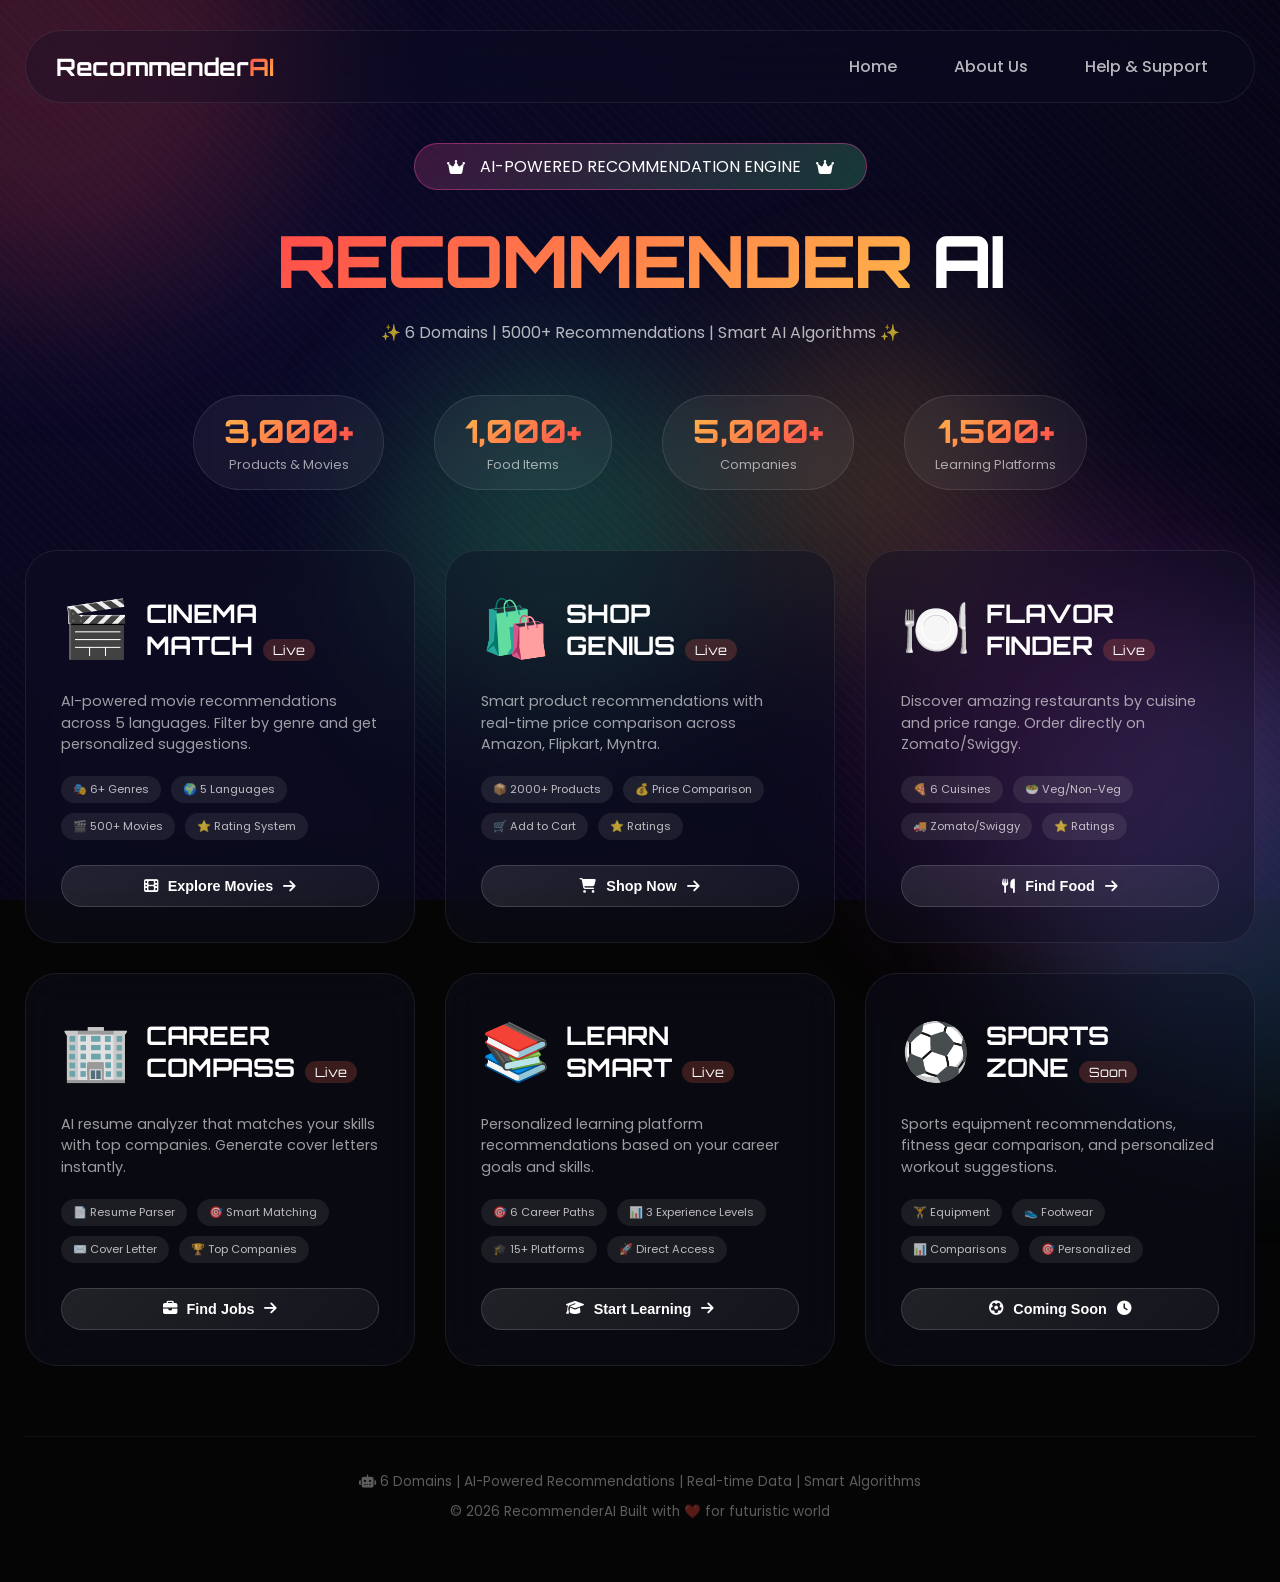
<file: website/index.html>
<!DOCTYPE html>
<html lang="en">
<head>
    <meta charset="UTF-8">
    <meta name="viewport" content="width=device-width, initial-scale=1.0">
    <title>RecommenderAI | Ultimate Recommendation Hub</title>
    <link href="https://fonts.googleapis.com/css2?family=Orbitron:wght@400;500;600;700;800;900&family=Poppins:wght@300;400;500;600;700;800&display=swap" rel="stylesheet">
    <link rel="stylesheet" href="https://cdnjs.cloudflare.com/ajax/libs/font-awesome/6.5.1/css/all.min.css">
    <style>
        * {
            margin: 0;
            padding: 0;
            box-sizing: border-box;
        }

        body {
            font-family: 'Poppins', sans-serif;
            background: #050505;
            color: #ffffff;
            overflow-x: hidden;
        }

        /* Premium 4D Animated Background */
        .master-bg {
            position: fixed;
            top: 0;
            left: 0;
            width: 100%;
            height: 100%;
            background: radial-gradient(ellipse at 20% 30%, #0a0a2a 0%, #050510 100%);
            z-index: -4;
        }

        .animated-waves {
            position: fixed;
            top: 0;
            left: 0;
            width: 100%;
            height: 100%;
            z-index: -3;
            background: repeating-linear-gradient(45deg, rgba(255,74,158,0.03) 0px, rgba(255,74,158,0.03) 2px, transparent 2px, transparent 8px);
            animation: waveMove 20s linear infinite;
        }

        @keyframes waveMove {
            0% { transform: translateX(0) translateY(0); }
            100% { transform: translateX(-50px) translateY(-50px); }
        }

        .gradient-orbs {
            position: fixed;
            top: 0;
            left: 0;
            width: 100%;
            height: 100%;
            z-index: -2;
        }

        .orb {
            position: absolute;
            border-radius: 50%;
            filter: blur(80px);
            opacity: 0.2;
            animation: orbFloat 25s infinite alternate;
        }

        .orb-1 { width: 500px; height: 500px; background: #ff4a4a; top: -200px; left: -200px; }
        .orb-2 { width: 450px; height: 450px; background: #4a9eff; bottom: -200px; right: -200px; animation-delay: 5s; }
        .orb-3 { width: 350px; height: 350px; background: #4aff9e; top: 40%; left: 30%; animation-delay: 10s; }
        .orb-4 { width: 300px; height: 300px; background: #ffb44a; bottom: 30%; right: 20%; animation-delay: 15s; }
        .orb-5 { width: 400px; height: 400px; background: #ff4ae6; top: 60%; left: 70%; animation-delay: 20s; }

        @keyframes orbFloat {
            0% { transform: translate(0, 0) scale(1); }
            100% { transform: translate(5%, 5%) scale(1.2); }
        }

        /* Shooting Stars */
        .shooting-star {
            position: fixed;
            width: 2px;
            height: 2px;
            background: white;
            box-shadow: 0 0 10px white;
            border-radius: 50%;
            animation: shoot 4s linear infinite;
            opacity: 0;
            z-index: -1;
        }

        @keyframes shoot {
            0% { transform: translateX(0) translateY(0); opacity: 0; }
            10% { opacity: 1; }
            20% { transform: translateX(-200px) translateY(200px); opacity: 0; }
            100% { transform: translateX(-200px) translateY(200px); opacity: 0; }
        }

        .container {
            max-width: 1400px;
            margin: 0 auto;
            padding: 30px 25px 60px;
            position: relative;
            z-index: 2;
        }

        /* Navbar */
        .navbar {
            display: flex;
            justify-content: space-between;
            align-items: center;
            background: rgba(15, 15, 35, 0.3);
            backdrop-filter: blur(20px);
            padding: 15px 30px;
            border-radius: 80px;
            margin-bottom: 40px;
            border: 1px solid rgba(255,255,255,0.08);
        }

        .logo {
            font-size: 1.5rem;
            font-weight: 700;
            font-family: 'Orbitron', monospace;
        }

        .logo span {
            background: linear-gradient(135deg, #ff4a4a, #ffb44a);
            -webkit-background-clip: text;
            -webkit-text-fill-color: transparent;
        }

        .nav-links {
            display: flex;
            gap: 25px;
        }

        .nav-link {
            color: rgba(255,255,255,0.7);
            text-decoration: none;
            font-weight: 500;
            transition: all 0.3s ease;
            padding: 8px 16px;
            border-radius: 40px;
        }

        .nav-link:hover {
            background: rgba(255,74,74,0.2);
            color: #ff4a4a;
        }

        /* Header Section */
        .premium-header {
            text-align: center;
            margin-bottom: 50px;
        }

        .master-badge {
            display: inline-flex;
            align-items: center;
            gap: 15px;
            background: linear-gradient(135deg, rgba(255,74,158,0.2), rgba(74,255,158,0.2));
            backdrop-filter: blur(20px);
            padding: 10px 32px;
            border-radius: 60px;
            margin-bottom: 25px;
            border: 1px solid rgba(255,74,158,0.4);
            animation: borderRainbow 3s infinite;
        }

        @keyframes borderRainbow {
            0%, 100% { border-color: rgba(255,74,158,0.4); box-shadow: 0 0 0 0 rgba(255,74,158,0.2); }
            33% { border-color: rgba(74,255,158,0.4); box-shadow: 0 0 20px rgba(74,255,158,0.2); }
            66% { border-color: rgba(74,158,255,0.4); box-shadow: 0 0 20px rgba(74,158,255,0.2); }
        }

        .rainbow-text {
            background: linear-gradient(135deg, #ff4a4a, #ffb44a, #4aff9e, #4a9eff, #ff4ae6);
            background-size: 400% 400%;
            -webkit-background-clip: text;
            -webkit-text-fill-color: transparent;
            animation: rainbowFlow 6s ease infinite;
        }

        @keyframes rainbowFlow {
            0%, 100% { background-position: 0% 50%; }
            50% { background-position: 100% 50%; }
        }

        h1 {
            font-size: 4.5rem;
            font-weight: 800;
            margin-bottom: 15px;
            font-family: 'Orbitron', monospace;
            letter-spacing: -2px;
        }

        .tagline {
            font-size: 1rem;
            color: rgba(255,255,255,0.7);
            margin-top: 10px;
        }

        /* Stats Bar */
        .stats-bar {
            display: flex;
            justify-content: center;
            gap: 50px;
            margin-bottom: 60px;
            flex-wrap: wrap;
        }

        .stat-item {
            text-align: center;
            background: rgba(255,255,255,0.05);
            backdrop-filter: blur(10px);
            padding: 15px 30px;
            border-radius: 60px;
            border: 1px solid rgba(255,255,255,0.1);
            transition: all 0.3s ease;
        }

        .stat-item:hover {
            transform: translateY(-5px);
            border-color: rgba(255,74,158,0.5);
        }

        .stat-number {
            font-size: 2rem;
            font-weight: 800;
            font-family: 'Orbitron', monospace;
            background: linear-gradient(135deg, #ffb44a, #ff4a4a);
            -webkit-background-clip: text;
            -webkit-text-fill-color: transparent;
        }

        .stat-label {
            font-size: 0.8rem;
            color: rgba(255,255,255,0.6);
            margin-top: 5px;
        }

        /* Services Grid - Premium Cards */
        .services-grid {
            display: grid;
            grid-template-columns: repeat(auto-fit, minmax(350px, 1fr));
            gap: 30px;
            margin-top: 30px;
        }

        .service-card {
            background: rgba(15, 15, 35, 0.4);
            backdrop-filter: blur(20px);
            border-radius: 32px;
            padding: 35px;
            transition: all 0.4s cubic-bezier(0.2, 0.9, 0.4, 1.1);
            border: 1px solid rgba(255,255,255,0.08);
            cursor: pointer;
            position: relative;
            overflow: hidden;
        }

        .service-card::before {
            content: '';
            position: absolute;
            top: -50%;
            left: -60%;
            width: 200%;
            height: 200%;
            background: linear-gradient(115deg, transparent, rgba(255,255,255,0.1), transparent);
            transform: rotate(35deg);
            transition: left 0.6s;
            opacity: 0;
        }

        .service-card:hover::before {
            left: 100%;
            opacity: 1;
        }

        .service-card:hover {
            transform: translateY(-12px);
            border-color: rgba(255,74,158,0.4);
            box-shadow: 0 30px 50px rgba(0,0,0,0.4);
        }

        .service-card::after {
            content: '';
            position: absolute;
            top: -2px;
            left: -2px;
            right: -2px;
            bottom: -2px;
            background: linear-gradient(135deg, #ff4a4a, #ffb44a, #4aff9e, #4a9eff, #ff4ae6);
            background-size: 400% 400%;
            border-radius: 32px;
            opacity: 0;
            transition: opacity 0.4s ease;
            z-index: -1;
            animation: borderRotate 3s linear infinite;
        }

        .service-card:hover::after {
            opacity: 0.5;
        }

        @keyframes borderRotate {
            0%, 100% { background-position: 0% 50%; }
            50% { background-position: 100% 50%; }
        }

        .card-header {
            display: flex;
            align-items: center;
            gap: 15px;
            margin-bottom: 20px;
        }

        .card-icon {
            font-size: 3.5rem;
        }

        .card-title {
            font-size: 1.6rem;
            font-weight: 700;
            font-family: 'Orbitron', monospace;
        }

        .card-title span {
            font-size: 0.8rem;
            background: rgba(255,107,74,0.2);
            padding: 3px 10px;
            border-radius: 30px;
            margin-left: 10px;
            font-weight: 400;
        }

        .card-desc {
            color: rgba(255,255,255,0.6);
            line-height: 1.5;
            margin-bottom: 20px;
            font-size: 0.9rem;
        }

        .card-features {
            display: flex;
            flex-wrap: wrap;
            gap: 10px;
            margin-bottom: 25px;
        }

        .feature-tag {
            background: rgba(255,255,255,0.08);
            padding: 5px 12px;
            border-radius: 30px;
            font-size: 0.7rem;
            color: rgba(255,255,255,0.7);
        }

        .explore-btn {
            background: linear-gradient(135deg, rgba(255,255,255,0.1), rgba(255,255,255,0.05));
            border: 1px solid rgba(255,255,255,0.15);
            padding: 12px 24px;
            border-radius: 50px;
            font-size: 0.9rem;
            font-weight: 600;
            cursor: pointer;
            transition: all 0.3s ease;
            color: white;
            display: inline-flex;
            align-items: center;
            gap: 10px;
            width: 100%;
            justify-content: center;
        }

        .explore-btn:hover {
            background: linear-gradient(135deg, #ff4a4a, #ffb44a);
            color: #000;
            border-color: transparent;
            transform: scale(1.02);
        }

        /* Footer */
        .footer {
            text-align: center;
            margin-top: 70px;
            padding-top: 35px;
            border-top: 1px solid rgba(255,255,255,0.05);
            color: rgba(255,255,255,0.35);
            font-size: 0.85rem;
        }

        @media (max-width: 768px) {
            .container { padding: 20px 15px 40px; }
            h1 { font-size: 2.2rem; }
            .services-grid { grid-template-columns: 1fr; }
            .stats-bar { gap: 20px; }
            .stat-item { padding: 10px 20px; }
            .stat-number { font-size: 1.2rem; }
            .navbar { flex-direction: column; gap: 15px; border-radius: 30px; }
            .nav-links { gap: 15px; }
            .nav-link { padding: 5px 12px; font-size: 0.8rem; }
        }
    </style>
</head>
<body>
    <div class="master-bg"></div>
    <div class="animated-waves"></div>
    <div class="gradient-orbs">
        <div class="orb orb-1"></div>
        <div class="orb orb-2"></div>
        <div class="orb orb-3"></div>
        <div class="orb orb-4"></div>
        <div class="orb orb-5"></div>
    </div>

    <div class="container">
        <!-- Navbar -->
        <nav class="navbar">
            <div class="logo">Recommender<span>AI</span></div>
            <div class="nav-links">
                <a href="index.html" class="nav-link">Home</a>
                <a href="about.html" class="nav-link">About Us</a>
                <a href="support.html" class="nav-link">Help & Support</a>
            </div>
        </nav>

        <div class="premium-header">
            <div class="master-badge">
                <i class="fas fa-crown"></i> AI-POWERED RECOMMENDATION ENGINE
                <i class="fas fa-crown"></i>
            </div>
            <h1><span class="rainbow-text">RECOMMENDER</span> AI</h1>
            <p class="tagline">✨ 6 Domains | 5000+ Recommendations | Smart AI Algorithms ✨</p>
        </div>

        <!-- Stats Bar -->
        <div class="stats-bar">
            <div class="stat-item">
                <div class="stat-number">3000+</div>
                <div class="stat-label">Products & Movies</div>
            </div>
            <div class="stat-item">
                <div class="stat-number">1000+</div>
                <div class="stat-label">Food Items</div>
            </div>
            <div class="stat-item">
                <div class="stat-number">5000+</div>
                <div class="stat-label">Companies</div>
            </div>
            <div class="stat-item">
                <div class="stat-number">1500+</div>
                <div class="stat-label">Learning Platforms</div>
            </div>
        </div>

        <!-- Services Grid -->
        <div class="services-grid">
            <div class="service-card" onclick="window.location.href='movies_advanced.html'">
                <div class="card-header">
                    <div class="card-icon">🎬</div>
                    <div class="card-title">CINEMA MATCH<span>Live</span></div>
                </div>
                <div class="card-desc">AI-powered movie recommendations across 5 languages. Filter by genre and get personalized suggestions.</div>
                <div class="card-features">
                    <span class="feature-tag">🎭 6+ Genres</span>
                    <span class="feature-tag">🌍 5 Languages</span>
                    <span class="feature-tag">🎬 500+ Movies</span>
                    <span class="feature-tag">⭐ Rating System</span>
                </div>
                <button class="explore-btn"><i class="fas fa-film"></i> Explore Movies <i class="fas fa-arrow-right"></i></button>
            </div>

            <div class="service-card" onclick="window.location.href='products.html'">
                <div class="card-header">
                    <div class="card-icon">🛍️</div>
                    <div class="card-title">SHOP GENIUS<span>Live</span></div>
                </div>
                <div class="card-desc">Smart product recommendations with real-time price comparison across Amazon, Flipkart, Myntra.</div>
                <div class="card-features">
                    <span class="feature-tag">📦 2000+ Products</span>
                    <span class="feature-tag">💰 Price Comparison</span>
                    <span class="feature-tag">🛒 Add to Cart</span>
                    <span class="feature-tag">⭐ Ratings</span>
                </div>
                <button class="explore-btn"><i class="fas fa-shopping-cart"></i> Shop Now <i class="fas fa-arrow-right"></i></button>
            </div>

            <div class="service-card" onclick="window.location.href='restaurants.html'">
                <div class="card-header">
                    <div class="card-icon">🍽️</div>
                    <div class="card-title">FLAVOR FINDER<span>Live</span></div>
                </div>
                <div class="card-desc">Discover amazing restaurants by cuisine and price range. Order directly on Zomato/Swiggy.</div>
                <div class="card-features">
                    <span class="feature-tag">🍕 6 Cuisines</span>
                    <span class="feature-tag">🥗 Veg/Non-Veg</span>
                    <span class="feature-tag">🚚 Zomato/Swiggy</span>
                    <span class="feature-tag">⭐ Ratings</span>
                </div>
                <button class="explore-btn"><i class="fas fa-utensils"></i> Find Food <i class="fas fa-arrow-right"></i></button>
            </div>

            <div class="service-card" onclick="window.location.href='companies.html'">
                <div class="card-header">
                    <div class="card-icon">🏢</div>
                    <div class="card-title">CAREER COMPASS<span>Live</span></div>
                </div>
                <div class="card-desc">AI resume analyzer that matches your skills with top companies. Generate cover letters instantly.</div>
                <div class="card-features">
                    <span class="feature-tag">📄 Resume Parser</span>
                    <span class="feature-tag">🎯 Smart Matching</span>
                    <span class="feature-tag">✉️ Cover Letter</span>
                    <span class="feature-tag">🏆 Top Companies</span>
                </div>
                <button class="explore-btn"><i class="fas fa-briefcase"></i> Find Jobs <i class="fas fa-arrow-right"></i></button>
            </div>

            <div class="service-card" onclick="window.location.href='courses.html'">
                <div class="card-header">
                    <div class="card-icon">📚</div>
                    <div class="card-title">LEARN SMART<span>Live</span></div>
                </div>
                <div class="card-desc">Personalized learning platform recommendations based on your career goals and skills.</div>
                <div class="card-features">
                    <span class="feature-tag">🎯 6 Career Paths</span>
                    <span class="feature-tag">📊 3 Experience Levels</span>
                    <span class="feature-tag">🎓 15+ Platforms</span>
                    <span class="feature-tag">🚀 Direct Access</span>
                </div>
                <button class="explore-btn"><i class="fas fa-graduation-cap"></i> Start Learning <i class="fas fa-arrow-right"></i></button>
            </div>

            <div class="service-card" onclick="alert('🚀 Coming Soon! Sports & Fitness recommendations will be added next!')">
                <div class="card-header">
                    <div class="card-icon">⚽</div>
                    <div class="card-title">SPORTS ZONE<span>Soon</span></div>
                </div>
                <div class="card-desc">Sports equipment recommendations, fitness gear comparison, and personalized workout suggestions.</div>
                <div class="card-features">
                    <span class="feature-tag">🏋️ Equipment</span>
                    <span class="feature-tag">👟 Footwear</span>
                    <span class="feature-tag">📊 Comparisons</span>
                    <span class="feature-tag">🎯 Personalized</span>
                </div>
                <button class="explore-btn"><i class="fas fa-futbol"></i> Coming Soon <i class="fas fa-clock"></i></button>
            </div>
        </div>

        <div class="footer">
            <p><i class="fas fa-robot"></i> 6 Domains | AI-Powered Recommendations | Real-time Data | Smart Algorithms</p>
            <p style="margin-top: 10px;">© 2026 RecommenderAI Built with ❤️ for futuristic world</p>
        </div>
    </div>

    <script>
        for(let i = 0; i < 20; i++) {
            const star = document.createElement('div');
            star.className = 'shooting-star';
            star.style.top = Math.random() * 50 + '%';
            star.style.left = Math.random() * 100 + '%';
            star.style.animationDelay = Math.random() * 8 + 's';
            star.style.animationDuration = 3 + Math.random() * 3 + 's';
            document.body.appendChild(star);
        }

        const counters = document.querySelectorAll('.stat-number');
        counters.forEach(counter => {
            const targetText = counter.innerText;
            const target = parseInt(targetText.replace(/\D/g, ''));
            if(!isNaN(target)) {
                let count = 0;
                const updateCount = () => {
                    const increment = Math.ceil(target / 50);
                    if(count < target) {
                        count += increment;
                        if(count > target) count = target;
                        counter.innerText = count.toLocaleString() + (targetText.includes('+') ? '+' : '');
                        setTimeout(updateCount, 30);
                    }
                };
                updateCount();
            }
        });
    </script>
</body>
</html>
</file>
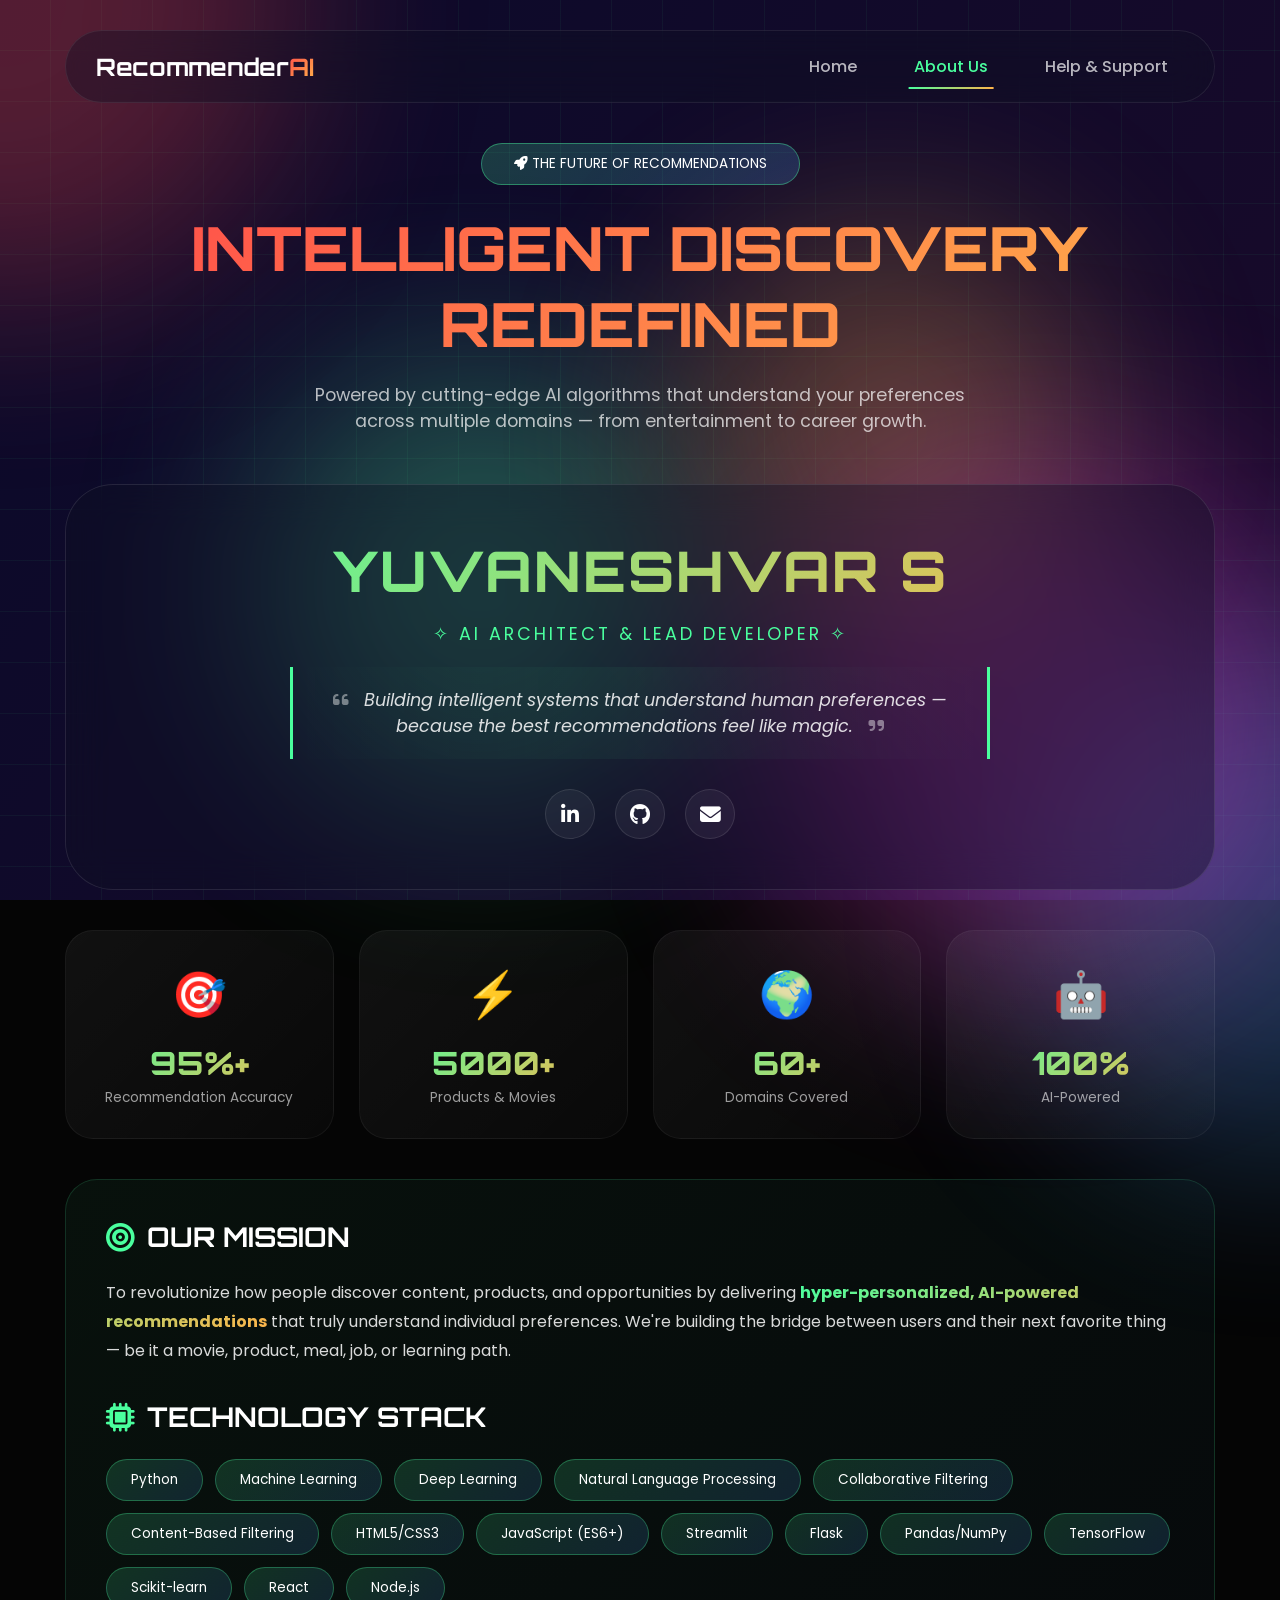
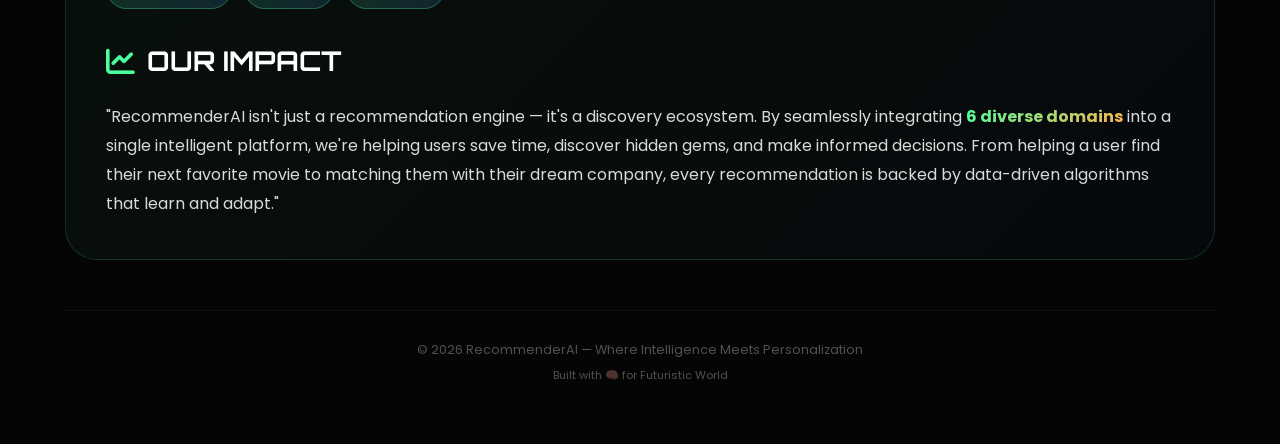
<file: website/about.html>
<!DOCTYPE html>
<html lang="en">
<head>
    <meta charset="UTF-8">
    <meta name="viewport" content="width=device-width, initial-scale=1.0">
    <title>About Us | RecommenderAI</title>
    <link href="https://fonts.googleapis.com/css2?family=Orbitron:wght@400;500;600;700;800;900&family=Poppins:wght@300;400;500;600;700;800&display=swap" rel="stylesheet">
    <link rel="stylesheet" href="https://cdnjs.cloudflare.com/ajax/libs/font-awesome/6.5.1/css/all.min.css">
    <style>
        * {
            margin: 0;
            padding: 0;
            box-sizing: border-box;
        }

        body {
            font-family: 'Poppins', sans-serif;
            background: #050505;
            color: #ffffff;
            overflow-x: hidden;
        }

        /* Animated Gradient Background */
        .animated-bg {
            position: fixed;
            top: 0;
            left: 0;
            width: 100%;
            height: 100%;
            background: linear-gradient(125deg, #0a0a2a 0%, #1a0a2a 25%, #0a2a1a 50%, #1a1a3e 75%, #2a0a2a 100%);
            background-size: 400% 400%;
            animation: bgFlow 15s ease infinite;
            z-index: -5;
        }

        @keyframes bgFlow {
            0%, 100% { background-position: 0% 50%; }
            50% { background-position: 100% 50%; }
        }

        /* Moving Grid Lines */
        .grid-overlay {
            position: fixed;
            top: 0;
            left: 0;
            width: 100%;
            height: 100%;
            background-image: 
                repeating-linear-gradient(transparent, transparent 50px, rgba(74,255,158,0.05) 50px, rgba(74,255,158,0.05) 51px),
                repeating-linear-gradient(90deg, transparent, transparent 50px, rgba(74,255,158,0.05) 50px, rgba(74,255,158,0.05) 51px);
            z-index: -4;
            animation: gridSlide 30s linear infinite;
        }

        @keyframes gridSlide {
            0% { transform: translateX(0) translateY(0); }
            100% { transform: translateX(50px) translateY(50px); }
        }

        /* Floating Particles */
        .particle-field {
            position: fixed;
            top: 0;
            left: 0;
            width: 100%;
            height: 100%;
            z-index: -3;
        }

        .particle {
            position: absolute;
            width: 4px;
            height: 4px;
            background: radial-gradient(circle, #4aff9e, transparent);
            border-radius: 50%;
            animation: particleRise 12s linear infinite;
            opacity: 0;
        }

        @keyframes particleRise {
            0% { transform: translateY(100vh) translateX(0); opacity: 0; }
            10% { opacity: 0.6; }
            90% { opacity: 0.6; }
            100% { transform: translateY(-10vh) translateX(50px); opacity: 0; }
        }

        /* Neon Orbs */
        .neon-orb {
            position: fixed;
            border-radius: 50%;
            filter: blur(100px);
            opacity: 0.3;
            z-index: -2;
            animation: orbFloat 25s infinite alternate;
        }

        .orb-1 { width: 600px; height: 600px; background: #ff4a4a; top: -300px; left: -300px; }
        .orb-2 { width: 500px; height: 500px; background: #4a9eff; bottom: -250px; right: -250px; animation-delay: 5s; }
        .orb-3 { width: 450px; height: 450px; background: #4aff9e; top: 40%; left: 20%; animation-delay: 10s; }
        .orb-4 { width: 400px; height: 400px; background: #ffb44a; bottom: 30%; right: 15%; animation-delay: 15s; }
        .orb-5 { width: 550px; height: 550px; background: #ff4ae6; top: 50%; left: 60%; animation-delay: 3s; }

        @keyframes orbFloat {
            0% { transform: translate(0, 0) scale(1); }
            100% { transform: translate(8%, 8%) scale(1.2); }
        }

        /* Shooting Stars */
        .shooting-star {
            position: fixed;
            width: 3px;
            height: 3px;
            background: linear-gradient(90deg, white, transparent);
            border-radius: 50%;
            animation: starShoot 6s linear infinite;
            opacity: 0;
            z-index: -1;
        }

        @keyframes starShoot {
            0% { transform: translateX(0) translateY(0); opacity: 0; }
            10% { opacity: 1; }
            20% { transform: translateX(-300px) translateY(300px); opacity: 0; }
            100% { transform: translateX(-300px) translateY(300px); opacity: 0; }
        }

        .container {
            max-width: 1200px;
            margin: 0 auto;
            padding: 30px 25px 60px;
            position: relative;
            z-index: 2;
        }

        /* Glowing Navbar */
        .navbar {
            display: flex;
            justify-content: space-between;
            align-items: center;
            background: rgba(15, 15, 35, 0.4);
            backdrop-filter: blur(20px);
            padding: 15px 30px;
            border-radius: 80px;
            margin-bottom: 40px;
            border: 1px solid rgba(255,255,255,0.08);
            animation: navbarGlow 3s infinite;
        }

        @keyframes navbarGlow {
            0%, 100% { box-shadow: 0 0 5px rgba(74,255,158,0.2); border-color: rgba(74,255,158,0.2); }
            50% { box-shadow: 0 0 25px rgba(74,255,158,0.4); border-color: rgba(74,255,158,0.5); }
        }

        .logo {
            font-size: 1.5rem;
            font-weight: 700;
            font-family: 'Orbitron', monospace;
        }

        .logo span {
            background: linear-gradient(135deg, #ff4a4a, #ffb44a, #4aff9e);
            background-size: 200% 200%;
            -webkit-background-clip: text;
            -webkit-text-fill-color: transparent;
            animation: logoShift 3s ease infinite;
        }

        @keyframes logoShift {
            0%, 100% { background-position: 0% 50%; }
            50% { background-position: 100% 50%; }
        }

        .nav-links {
            display: flex;
            gap: 25px;
        }

        .nav-link {
            color: rgba(255,255,255,0.7);
            text-decoration: none;
            font-weight: 500;
            transition: all 0.3s ease;
            padding: 8px 16px;
            border-radius: 40px;
            position: relative;
        }

        .nav-link::after {
            content: '';
            position: absolute;
            bottom: -2px;
            left: 50%;
            transform: translateX(-50%);
            width: 0;
            height: 2px;
            background: linear-gradient(90deg, #4aff9e, #ffb44a);
            transition: width 0.3s ease;
        }

        .nav-link:hover::after, .nav-link.active::after {
            width: 80%;
        }

        .nav-link:hover, .nav-link.active {
            color: #4aff9e;
        }

        /* Hero Section */
        .hero-section {
            text-align: center;
            margin-bottom: 50px;
            animation: fadeInDown 0.8s ease;
        }

        @keyframes fadeInDown {
            from { opacity: 0; transform: translateY(-50px); }
            to { opacity: 1; transform: translateY(0); }
        }

        .hero-badge {
            display: inline-block;
            background: linear-gradient(135deg, rgba(74,255,158,0.2), rgba(74,158,255,0.2));
            padding: 10px 32px;
            border-radius: 60px;
            font-size: 0.85rem;
            margin-bottom: 25px;
            border: 1px solid rgba(74,255,158,0.4);
            animation: badgePulse 2s infinite;
        }

        @keyframes badgePulse {
            0%, 100% { border-color: rgba(74,255,158,0.3); box-shadow: 0 0 0 0 rgba(74,255,158,0.2); }
            50% { border-color: rgba(74,255,158,0.8); box-shadow: 0 0 20px rgba(74,255,158,0.3); }
        }

        .hero-title {
            font-size: 3.8rem;
            font-weight: 800;
            font-family: 'Orbitron', monospace;
            background: linear-gradient(135deg, #ff4a4a, #ffb44a, #4aff9e, #4a9eff, #ff4ae6);
            background-size: 400% 400%;
            -webkit-background-clip: text;
            -webkit-text-fill-color: transparent;
            animation: rainbowFlow 8s ease infinite;
            margin-bottom: 20px;
        }

        @keyframes rainbowFlow {
            0%, 100% { background-position: 0% 50%; }
            25% { background-position: 100% 50%; }
            50% { background-position: 200% 50%; }
            75% { background-position: 100% 50%; }
        }

        .hero-subtitle {
            font-size: 1.1rem;
            color: rgba(255,255,255,0.7);
            max-width: 700px;
            margin: 0 auto;
        }

        /* Creator Card - With Name Only */
        .creator-card {
            background: rgba(15, 15, 35, 0.4);
            backdrop-filter: blur(20px);
            border-radius: 48px;
            padding: 50px;
            margin-bottom: 35px;
            border: 1px solid rgba(255,255,255,0.1);
            transition: all 0.5s ease;
            animation: glowPulse 4s infinite;
        }

        .creator-card:hover {
            border-color: rgba(74,255,158,0.6);
            transform: translateY(-8px);
            box-shadow: 0 30px 50px rgba(0,0,0,0.4);
        }

        @keyframes glowPulse {
            0%, 100% { box-shadow: 0 0 10px rgba(74,255,158,0.1); }
            50% { box-shadow: 0 0 30px rgba(74,255,158,0.2); }
        }

        .creator-name {
            text-align: center;
            font-size: 3.5rem;
            font-weight: 800;
            font-family: 'Orbitron', monospace;
            background: linear-gradient(135deg, #4aff9e, #ffb44a, #ff4a4a, #4a9eff);
            background-size: 300% 300%;
            -webkit-background-clip: text;
            -webkit-text-fill-color: transparent;
            animation: nameGlow 5s ease infinite;
            margin-bottom: 15px;
            letter-spacing: 2px;
        }

        @keyframes nameGlow {
            0%, 100% { background-position: 0% 50%; }
            50% { background-position: 100% 50%; }
        }

        .creator-title {
            text-align: center;
            color: #4aff9e;
            font-size: 1.1rem;
            margin-bottom: 20px;
            letter-spacing: 3px;
        }

        .creator-quote {
            text-align: center;
            font-size: 1.1rem;
            color: rgba(255,255,255,0.85);
            max-width: 700px;
            margin: 0 auto;
            padding: 20px;
            font-style: italic;
            border-left: 3px solid #4aff9e;
            border-right: 3px solid #4aff9e;
            background: linear-gradient(90deg, transparent, rgba(74,255,158,0.05), transparent);
        }

        .social-links {
            display: flex;
            gap: 20px;
            justify-content: center;
            margin-top: 30px;
        }

        .social-link {
            width: 50px;
            height: 50px;
            background: rgba(255,255,255,0.05);
            border-radius: 50%;
            display: flex;
            align-items: center;
            justify-content: center;
            transition: all 0.3s ease;
            color: white;
            text-decoration: none;
            font-size: 1.3rem;
            border: 1px solid rgba(255,255,255,0.1);
        }

        .social-link:hover {
            background: linear-gradient(135deg, #4aff9e, #4a9eff);
            transform: translateY(-5px) scale(1.1);
            color: #000;
            border-color: transparent;
        }

        /* Stats Grid */
        .stats-grid {
            display: grid;
            grid-template-columns: repeat(auto-fit, minmax(220px, 1fr));
            gap: 25px;
            margin: 40px 0;
        }

        .stat-card {
            background: linear-gradient(135deg, rgba(255,255,255,0.05), rgba(255,255,255,0.02));
            border-radius: 28px;
            padding: 30px 20px;
            text-align: center;
            transition: all 0.3s ease;
            border: 1px solid rgba(255,255,255,0.05);
        }

        .stat-card:hover {
            transform: translateY(-8px);
            border-color: #4aff9e;
            background: rgba(74,255,158,0.05);
        }

        .stat-icon {
            font-size: 2.8rem;
            margin-bottom: 15px;
        }

        .stat-value {
            font-size: 2rem;
            font-weight: 800;
            font-family: 'Orbitron', monospace;
            background: linear-gradient(135deg, #4aff9e, #ffb44a);
            -webkit-background-clip: text;
            -webkit-text-fill-color: transparent;
        }

        .stat-label {
            font-size: 0.85rem;
            color: rgba(255,255,255,0.6);
            margin-top: 5px;
        }

        /* Mission Section */
        .mission-section {
            background: linear-gradient(135deg, rgba(74,255,158,0.05), rgba(74,158,255,0.03));
            border-radius: 32px;
            padding: 40px;
            margin-top: 20px;
            border: 1px solid rgba(74,255,158,0.15);
        }

        .section-title {
            font-size: 1.7rem;
            font-weight: 700;
            font-family: 'Orbitron', monospace;
            margin-bottom: 25px;
            display: flex;
            align-items: center;
            gap: 12px;
        }

        .section-title i {
            color: #4aff9e;
            font-size: 1.8rem;
        }

        .mission-text {
            font-size: 1rem;
            line-height: 1.8;
            color: rgba(255,255,255,0.85);
        }

        .highlight {
            background: linear-gradient(135deg, #4aff9e, #ffb44a);
            -webkit-background-clip: text;
            -webkit-text-fill-color: transparent;
            font-weight: 700;
        }

        .tech-list {
            display: flex;
            flex-wrap: wrap;
            gap: 12px;
            margin-top: 25px;
        }

        .tech-tag {
            background: linear-gradient(135deg, rgba(74,255,158,0.15), rgba(74,158,255,0.15));
            padding: 10px 24px;
            border-radius: 40px;
            font-size: 0.85rem;
            border: 1px solid rgba(74,255,158,0.3);
            transition: all 0.3s ease;
        }

        .tech-tag:hover {
            transform: scale(1.05);
            background: rgba(74,255,158,0.3);
            border-color: #4aff9e;
        }

        .footer {
            text-align: center;
            margin-top: 50px;
            padding-top: 30px;
            border-top: 1px solid rgba(255,255,255,0.05);
            color: rgba(255,255,255,0.3);
            font-size: 0.8rem;
        }

        @media (max-width: 768px) {
            .container { padding: 20px 15px 40px; }
            .hero-title { font-size: 2rem; }
            .creator-name { font-size: 2rem; }
            .navbar { flex-direction: column; gap: 15px; border-radius: 30px; }
            .creator-card { padding: 30px; }
            .creator-quote { font-size: 0.9rem; }
            .stats-grid { gap: 15px; }
            .section-title { font-size: 1.3rem; }
        }
    </style>
</head>
<body>
    <div class="animated-bg"></div>
    <div class="grid-overlay"></div>
    <div class="particle-field" id="particleField"></div>
    <div class="neon-orb orb-1"></div>
    <div class="neon-orb orb-2"></div>
    <div class="neon-orb orb-3"></div>
    <div class="neon-orb orb-4"></div>
    <div class="neon-orb orb-5"></div>

    <div class="container">
        <nav class="navbar">
            <div class="logo">Recommender<span>AI</span></div>
            <div class="nav-links">
                <a href="index.html" class="nav-link">Home</a>
                <a href="about.html" class="nav-link active">About Us</a>
                <a href="support.html" class="nav-link">Help & Support</a>
            </div>
        </nav>

        <!-- Hero Section -->
        <div class="hero-section">
            <div class="hero-badge">
                <i class="fas fa-rocket"></i> THE FUTURE OF RECOMMENDATIONS
            </div>
            <div class="hero-title">INTELLIGENT DISCOVERY<br>REDEFINED</div>
            <p class="hero-subtitle">Powered by cutting-edge AI algorithms that understand your preferences across multiple domains — from entertainment to career growth.</p>
        </div>

        <!-- Creator Card - Name Only -->
        <div class="creator-card">
            <div class="creator-name">YUVANESHVAR S</div>
            <div class="creator-title">✧ AI ARCHITECT & LEAD DEVELOPER ✧</div>
            <div class="creator-quote">
                <i class="fas fa-quote-left" style="margin-right: 10px; opacity: 0.5;"></i> 
                Building intelligent systems that understand human preferences — because the best recommendations feel like magic.
                <i class="fas fa-quote-right" style="margin-left: 10px; opacity: 0.5;"></i>
            </div>
            <div class="social-links">
                <a href="#" class="social-link"><i class="fab fa-linkedin-in"></i></a>
                <a href="#" class="social-link"><i class="fab fa-github"></i></a>
                <a href="mailto:yuvanesh1807@gmail.com" class="social-link"><i class="fas fa-envelope"></i></a>
            </div>
        </div>

        <!-- Stats Grid -->
        <div class="stats-grid">
            <div class="stat-card">
                <div class="stat-icon">🎯</div>
                <div class="stat-value">95%+</div>
                <div class="stat-label">Recommendation Accuracy</div>
            </div>
            <div class="stat-card">
                <div class="stat-icon">⚡</div>
                <div class="stat-value">5000+</div>
                <div class="stat-label">Products & Movies</div>
            </div>
            <div class="stat-card">
                <div class="stat-icon">🌍</div>
                <div class="stat-value">60+</div>
                <div class="stat-label">Domains Covered</div>
            </div>
            <div class="stat-card">
                <div class="stat-icon">🤖</div>
                <div class="stat-value">100%</div>
                <div class="stat-label">AI-Powered</div>
            </div>
        </div>

        <!-- Mission Section -->
        <div class="mission-section">
            <div class="section-title">
                <i class="fas fa-bullseye"></i> OUR MISSION
            </div>
            <div class="mission-text">
                To revolutionize how people discover content, products, and opportunities by delivering <span class="highlight">hyper-personalized, AI-powered recommendations</span> that truly understand individual preferences. We're building the bridge between users and their next favorite thing — be it a movie, product, meal, job, or learning path.
            </div>

            <div class="section-title" style="margin-top: 35px;">
                <i class="fas fa-microchip"></i> TECHNOLOGY STACK
            </div>
            <div class="tech-list">
                <span class="tech-tag">Python</span>
                <span class="tech-tag">Machine Learning</span>
                <span class="tech-tag">Deep Learning</span>
                <span class="tech-tag">Natural Language Processing</span>
                <span class="tech-tag">Collaborative Filtering</span>
                <span class="tech-tag">Content-Based Filtering</span>
                <span class="tech-tag">HTML5/CSS3</span>
                <span class="tech-tag">JavaScript (ES6+)</span>
                <span class="tech-tag">Streamlit</span>
                <span class="tech-tag">Flask</span>
                <span class="tech-tag">Pandas/NumPy</span>
                <span class="tech-tag">TensorFlow</span>
                <span class="tech-tag">Scikit-learn</span>
                <span class="tech-tag">React</span>
                <span class="tech-tag">Node.js</span>
            </div>

            <div class="section-title" style="margin-top: 35px;">
                <i class="fas fa-chart-line"></i> OUR IMPACT
            </div>
            <div class="mission-text">
                "RecommenderAI isn't just a recommendation engine — it's a discovery ecosystem. By seamlessly integrating <span class="highlight">6 diverse domains</span> into a single intelligent platform, we're helping users save time, discover hidden gems, and make informed decisions. From helping a user find their next favorite movie to matching them with their dream company, every recommendation is backed by data-driven algorithms that learn and adapt."
            </div>
        </div>

        <div class="footer">
            <p>© 2026 RecommenderAI — Where Intelligence Meets Personalization</p>
            <p style="margin-top: 8px; font-size: 0.7rem;">Built with 🧠 for Futuristic World</p>
        </div>
    </div>

    <script>
        // Create shooting stars
        for(let i = 0; i < 20; i++) {
            const star = document.createElement('div');
            star.className = 'shooting-star';
            star.style.top = Math.random() * 50 + '%';
            star.style.left = Math.random() * 100 + '%';
            star.style.animationDelay = Math.random() * 6 + 's';
            star.style.animationDuration = 4 + Math.random() * 3 + 's';
            document.body.appendChild(star);
        }

        // Create floating particles
        const particleField = document.getElementById('particleField');
        for(let i = 0; i < 60; i++) {
            const particle = document.createElement('div');
            particle.className = 'particle';
            particle.style.left = Math.random() * 100 + '%';
            particle.style.animationDelay = Math.random() * 12 + 's';
            particle.style.animationDuration = 10 + Math.random() * 8 + 's';
            particle.style.width = Math.random() * 6 + 2 + 'px';
            particle.style.height = particle.style.width;
            particleField.appendChild(particle);
        }
    </script>
</body>
</html>
</file>
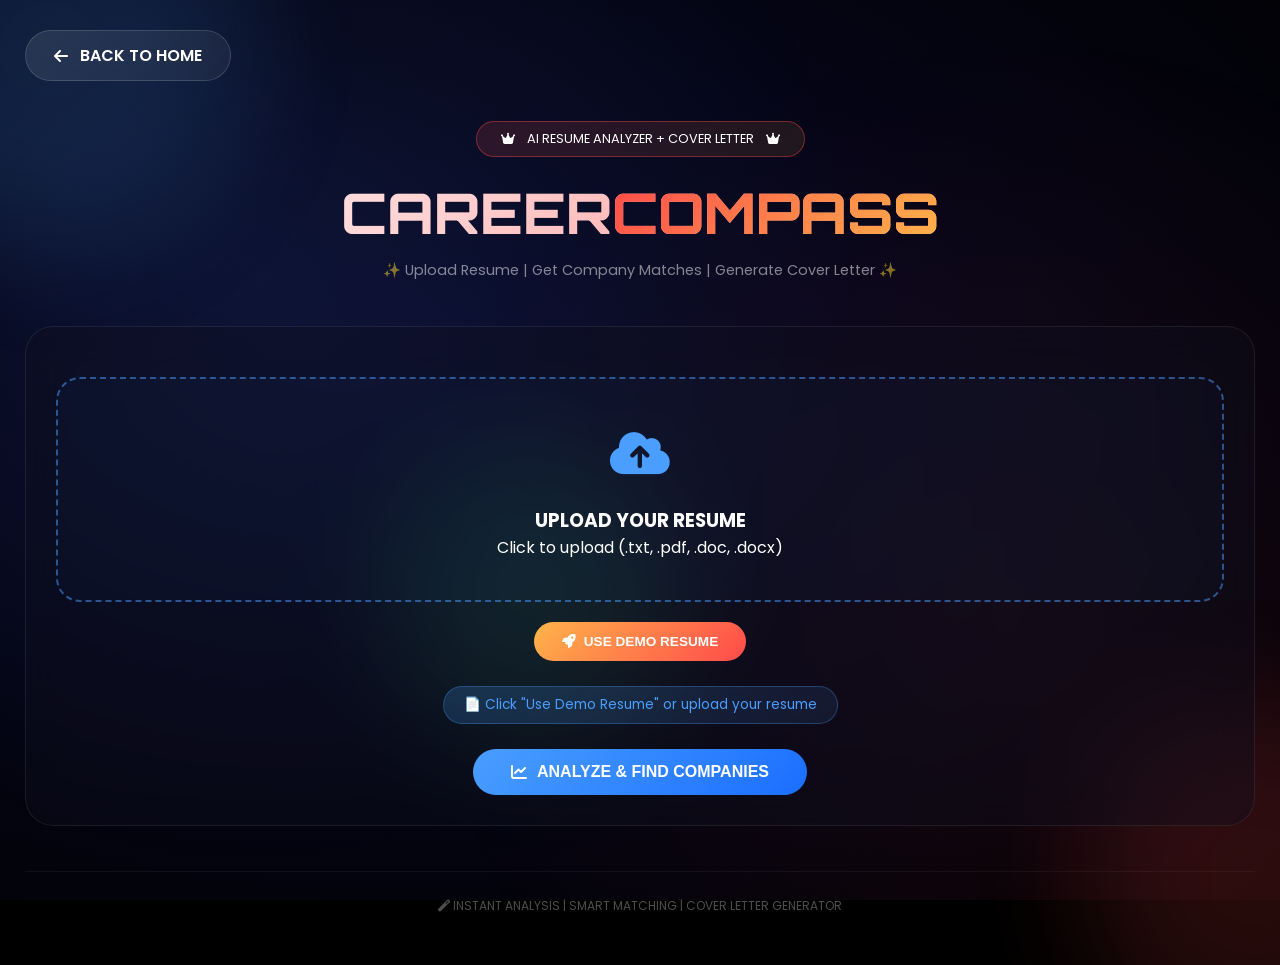
<file: website/companies.html>
<!DOCTYPE html>
<html lang="en">
<head>
    <meta charset="UTF-8">
    <meta name="viewport" content="width=device-width, initial-scale=1.0">
    <title>Career Compass | Resume Analyzer + Cover Letter Generator</title>
    <link href="https://fonts.googleapis.com/css2?family=Orbitron:wght@400;500;600;700;800;900&family=Poppins:wght@300;400;500;600;700;800&display=swap" rel="stylesheet">
    <link rel="stylesheet" href="https://cdnjs.cloudflare.com/ajax/libs/font-awesome/6.5.1/css/all.min.css">
    <style>
        * {
            margin: 0;
            padding: 0;
            box-sizing: border-box;
        }

        body {
            font-family: 'Poppins', sans-serif;
            background: #000000;
            color: #ffffff;
            overflow-x: hidden;
        }

        .premium-bg {
            position: fixed;
            top: 0;
            left: 0;
            width: 100%;
            height: 100%;
            background: radial-gradient(ellipse at 30% 40%, #0a0a2a 0%, #000000 100%);
            z-index: -3;
        }

        .gradient-overlay {
            position: fixed;
            top: 0;
            left: 0;
            width: 100%;
            height: 100%;
            background: radial-gradient(circle at 20% 30%, rgba(74,158,255,0.08), transparent 50%),
                        radial-gradient(circle at 80% 70%, rgba(255,74,74,0.08), transparent 50%);
            z-index: -2;
            animation: breathe 8s ease-in-out infinite;
        }

        @keyframes breathe {
            0%, 100% { opacity: 0.5; transform: scale(1); }
            50% { opacity: 1; transform: scale(1.05); }
        }

        .orb { position: fixed; border-radius: 50%; filter: blur(60px); opacity: 0.15; z-index: -1; animation: orbFloat 20s infinite alternate; }
        .orb-1 { width: 400px; height: 400px; background: #4a9eff; top: -150px; left: -150px; }
        .orb-2 { width: 350px; height: 350px; background: #ff4a4a; bottom: -150px; right: -150px; animation-delay: 5s; }
        .orb-3 { width: 300px; height: 300px; background: #4aff9e; top: 50%; left: 30%; animation-delay: 10s; }

        @keyframes orbFloat {
            0% { transform: translate(0, 0); }
            100% { transform: translate(50px, 50px); }
        }

        .container {
            max-width: 1400px;
            margin: 0 auto;
            padding: 30px 25px 50px;
            position: relative;
            z-index: 2;
        }

        .back-btn {
            display: inline-flex;
            align-items: center;
            gap: 12px;
            background: linear-gradient(135deg, rgba(255,255,255,0.1), rgba(255,255,255,0.05));
            backdrop-filter: blur(20px);
            padding: 12px 28px;
            border-radius: 60px;
            text-decoration: none;
            color: white;
            margin-bottom: 40px;
            transition: all 0.3s ease;
            font-weight: 600;
            border: 1px solid rgba(255,255,255,0.15);
        }

        .back-btn:hover {
            background: linear-gradient(135deg, #ff4a4a, #ffb44a);
            transform: translateX(-8px);
        }

        .premium-header {
            text-align: center;
            margin-bottom: 45px;
        }

        .crown-badge {
            display: inline-flex;
            align-items: center;
            gap: 12px;
            background: linear-gradient(135deg, rgba(255,74,74,0.15), rgba(255,180,74,0.1));
            backdrop-filter: blur(20px);
            padding: 8px 24px;
            border-radius: 60px;
            font-size: 0.8rem;
            margin-bottom: 20px;
            border: 1px solid rgba(255,74,74,0.4);
            animation: borderGlow 2s infinite;
        }

        @keyframes borderGlow {
            0%, 100% { border-color: rgba(255,74,74,0.4); }
            50% { border-color: rgba(255,74,74,0.9); box-shadow: 0 0 20px rgba(255,74,74,0.3); }
        }

        h1 {
            font-size: 3.5rem;
            font-weight: 800;
            margin-bottom: 12px;
            font-family: 'Orbitron', monospace;
            background: linear-gradient(135deg, #ffffff, #ff4a4a, #ffb44a, #4a9eff);
            background-size: 400% 400%;
            -webkit-background-clip: text;
            -webkit-text-fill-color: transparent;
            animation: textFlow 6s ease infinite;
        }

        @keyframes textFlow {
            0%, 100% { background-position: 0% 50%; }
            50% { background-position: 100% 50%; }
        }

        .subtitle {
            color: rgba(255,255,255,0.5);
            font-size: 0.9rem;
        }

        /* Upload Section */
        .upload-section {
            background: rgba(15, 15, 30, 0.4);
            backdrop-filter: blur(20px);
            border-radius: 28px;
            padding: 30px;
            margin-bottom: 30px;
            text-align: center;
            border: 1px solid rgba(255,255,255,0.08);
        }

        .upload-area {
            border: 2px dashed rgba(74,158,255,0.5);
            border-radius: 24px;
            padding: 40px;
            margin: 20px 0;
            cursor: pointer;
            transition: all 0.3s ease;
            background: rgba(74,158,255,0.03);
        }

        .upload-area:hover {
            border-color: #4a9eff;
            background: rgba(74,158,255,0.08);
            transform: scale(1.01);
        }

        .upload-icon {
            font-size: 3rem;
            margin-bottom: 15px;
            color: #4a9eff;
            animation: bounceIcon 2s infinite;
        }

        @keyframes bounceIcon {
            0%, 100% { transform: translateY(0); }
            50% { transform: translateY(-8px); }
        }

        .button-group {
            display: flex;
            gap: 15px;
            justify-content: center;
            flex-wrap: wrap;
            margin-top: 15px;
        }

        .demo-btn {
            background: linear-gradient(135deg, #ffb44a, #ff4a4a);
            border: none;
            padding: 12px 28px;
            border-radius: 50px;
            font-weight: 600;
            font-size: 0.85rem;
            cursor: pointer;
            transition: all 0.3s ease;
            color: white;
            display: inline-flex;
            align-items: center;
            gap: 8px;
        }

        .demo-btn:hover {
            transform: translateY(-2px);
            box-shadow: 0 8px 20px rgba(255,74,74,0.4);
        }

        .skills-container {
            display: flex;
            flex-wrap: wrap;
            gap: 10px;
            justify-content: center;
            margin: 25px 0;
        }

        .skill-tag {
            background: linear-gradient(135deg, rgba(74,158,255,0.2), rgba(74,158,255,0.1));
            padding: 8px 20px;
            border-radius: 40px;
            font-size: 0.85rem;
            color: #4a9eff;
            border: 1px solid rgba(74,158,255,0.3);
        }

        .analyze-btn {
            background: linear-gradient(135deg, #4a9eff, #1a6eff);
            border: none;
            padding: 14px 38px;
            border-radius: 50px;
            font-weight: 700;
            font-size: 1rem;
            cursor: pointer;
            transition: all 0.3s ease;
            color: white;
            display: inline-flex;
            align-items: center;
            gap: 10px;
        }

        .analyze-btn:hover {
            transform: translateY(-2px);
            box-shadow: 0 10px 25px rgba(74,158,255,0.4);
        }

        /* Results Section */
        .results-section {
            margin-top: 35px;
            display: none;
        }

        .results-section.visible {
            display: block;
            animation: fadeSlideUp 0.5s ease;
        }

        @keyframes fadeSlideUp {
            from { opacity: 0; transform: translateY(20px); }
            to { opacity: 1; transform: translateY(0); }
        }

        .section-title {
            font-size: 1.3rem;
            margin-bottom: 20px;
            display: flex;
            align-items: center;
            justify-content: space-between;
            flex-wrap: wrap;
            gap: 10px;
        }

        .match-count {
            background: rgba(74,158,255,0.2);
            padding: 6px 16px;
            border-radius: 40px;
            font-size: 0.85rem;
        }

        .companies-grid {
            display: grid;
            grid-template-columns: repeat(auto-fill, minmax(320px, 1fr));
            gap: 25px;
        }

        .company-card {
            background: linear-gradient(135deg, rgba(20, 20, 45, 0.7), rgba(10, 10, 25, 0.7));
            backdrop-filter: blur(12px);
            border-radius: 24px;
            padding: 25px;
            transition: all 0.3s ease;
            border: 1px solid rgba(255,255,255,0.08);
            text-align: center;
            position: relative;
        }

        .company-card:hover {
            transform: translateY(-8px);
            border-color: rgba(74,158,255,0.5);
            box-shadow: 0 20px 35px rgba(0,0,0,0.4);
        }

        .company-card.featured {
            border: 1px solid rgba(255,74,74,0.3);
            background: linear-gradient(135deg, rgba(30, 30, 55, 0.8), rgba(15, 15, 35, 0.8));
        }

        .featured-badge {
            position: absolute;
            top: 12px;
            right: 12px;
            background: linear-gradient(135deg, #ff4a4a, #ffb44a);
            padding: 4px 12px;
            border-radius: 30px;
            font-size: 0.65rem;
            font-weight: 700;
            color: white;
        }

        .company-logo {
            font-size: 3rem;
            margin-bottom: 15px;
        }

        .company-name {
            font-size: 1.3rem;
            font-weight: 800;
            margin-bottom: 10px;
            font-family: 'Orbitron', monospace;
        }

        .match-score {
            background: linear-gradient(135deg, #4a9eff, #1a6eff);
            padding: 5px 14px;
            border-radius: 30px;
            display: inline-block;
            font-size: 0.85rem;
            font-weight: 700;
            margin-bottom: 15px;
        }

        .company-desc {
            color: rgba(255,255,255,0.7);
            font-size: 0.8rem;
            margin-bottom: 15px;
            line-height: 1.4;
        }

        .matched-skills {
            display: flex;
            flex-wrap: wrap;
            gap: 6px;
            justify-content: center;
            margin-top: 12px;
        }

        .matched-skill {
            background: rgba(74,158,255,0.15);
            padding: 4px 10px;
            border-radius: 20px;
            font-size: 0.65rem;
            color: #4a9eff;
        }

        .cover-letter-btn {
            background: rgba(255,255,255,0.08);
            border: 1px solid rgba(255,255,255,0.15);
            padding: 8px 16px;
            border-radius: 30px;
            font-size: 0.75rem;
            font-weight: 600;
            cursor: pointer;
            transition: all 0.3s ease;
            color: white;
            display: inline-flex;
            align-items: center;
            gap: 8px;
            margin-top: 15px;
            width: 100%;
            justify-content: center;
        }

        .cover-letter-btn:hover {
            background: linear-gradient(135deg, #ffb44a, #ff4a4a);
            border-color: transparent;
            transform: scale(1.02);
        }

        /* Modal */
        .modal {
            display: none;
            position: fixed;
            top: 0;
            left: 0;
            width: 100%;
            height: 100%;
            background: rgba(0,0,0,0.95);
            z-index: 1000;
            backdrop-filter: blur(15px);
            justify-content: center;
            align-items: center;
        }

        .modal.visible {
            display: flex;
            animation: fadeIn 0.3s ease;
        }

        @keyframes fadeIn {
            from { opacity: 0; }
            to { opacity: 1; }
        }

        .modal-content {
            background: linear-gradient(135deg, #1a1a2e, #0a0a1a);
            border-radius: 28px;
            max-width: 600px;
            width: 90%;
            max-height: 80vh;
            overflow-y: auto;
            padding: 30px;
            border: 1px solid rgba(255,74,74,0.3);
            position: relative;
        }

        .modal-header {
            display: flex;
            justify-content: space-between;
            align-items: center;
            margin-bottom: 20px;
            padding-bottom: 15px;
            border-bottom: 1px solid rgba(255,255,255,0.1);
        }

        .modal-header h3 {
            font-size: 1.3rem;
            font-family: 'Orbitron', monospace;
        }

        .close-modal {
            background: none;
            border: none;
            color: white;
            font-size: 1.5rem;
            cursor: pointer;
            transition: 0.3s;
        }

        .close-modal:hover {
            color: #ff4a4a;
            transform: scale(1.1);
        }

        .cover-letter-text {
            background: rgba(0,0,0,0.5);
            padding: 20px;
            border-radius: 20px;
            font-size: 0.85rem;
            line-height: 1.6;
            white-space: pre-wrap;
            font-family: monospace;
            margin-bottom: 20px;
            max-height: 400px;
            overflow-y: auto;
        }

        .download-cover-btn {
            background: linear-gradient(135deg, #4a9eff, #1a6eff);
            border: none;
            padding: 12px 24px;
            border-radius: 50px;
            font-weight: 700;
            cursor: pointer;
            color: white;
            display: inline-flex;
            align-items: center;
            gap: 10px;
            width: 100%;
            justify-content: center;
        }

        .download-cover-btn:hover {
            transform: translateY(-2px);
            box-shadow: 0 8px 20px rgba(74,158,255,0.4);
        }

        .no-match {
            text-align: center;
            padding: 50px;
            color: rgba(255,255,255,0.4);
            grid-column: 1 / -1;
        }

        input[type="file"] { 
            display: none; 
        }

        .footer {
            text-align: center;
            margin-top: 45px;
            padding-top: 25px;
            border-top: 1px solid rgba(255,255,255,0.05);
            color: rgba(255,255,255,0.3);
            font-size: 0.75rem;
        }

        @media (max-width: 768px) {
            .container { padding: 15px; }
            h1 { font-size: 2rem; }
            .companies-grid { grid-template-columns: 1fr; }
            .upload-section { padding: 20px; }
        }
    </style>
</head>
<body>
    <div class="premium-bg"></div>
    <div class="gradient-overlay"></div>
    <div class="orb orb-1"></div>
    <div class="orb orb-2"></div>
    <div class="orb orb-3"></div>

    <div class="container">
        <a href="index.html" class="back-btn">
            <i class="fas fa-arrow-left"></i> BACK TO HOME
        </a>

        <div class="premium-header">
            <div class="crown-badge">
                <i class="fas fa-crown"></i> AI RESUME ANALYZER + COVER LETTER
                <i class="fas fa-crown"></i>
            </div>
            <h1>CAREER<span style="background: linear-gradient(135deg, #ff4a4a, #ffb44a); -webkit-background-clip: text; -webkit-text-fill-color: transparent;">COMPASS</span></h1>
            <p class="subtitle">✨ Upload Resume | Get Company Matches | Generate Cover Letter ✨</p>
        </div>

        <!-- Upload Section -->
        <div class="upload-section">
            <div class="upload-area" id="uploadArea" onclick="triggerFileUpload()">
                <div class="upload-icon">
                    <i class="fas fa-cloud-upload-alt"></i>
                </div>
                <h3>UPLOAD YOUR RESUME</h3>
                <p>Click to upload (.txt, .pdf, .doc, .docx)</p>
                <input type="file" id="resumeInput" accept=".txt,.pdf,.doc,.docx,text/plain">
            </div>
            
            <div class="button-group">
                <button class="demo-btn" id="demoBtn">
                    <i class="fas fa-rocket"></i> USE DEMO RESUME
                </button>
            </div>
            
            <div class="skills-container" id="skillsContainer">
                <div class="skill-tag">📄 Click "Use Demo Resume" or upload your resume</div>
            </div>
            
            <button class="analyze-btn" id="analyzeBtn">
                <i class="fas fa-chart-line"></i> ANALYZE & FIND COMPANIES
            </button>
        </div>

        <!-- Results Section -->
        <div class="results-section" id="resultsSection">
            <div class="section-title">
                <span><i class="fas fa-fire"></i> TOP COMPANY MATCHES</span>
                <span class="match-count" id="matchCount"></span>
            </div>
            <div class="companies-grid" id="companiesGrid"></div>
        </div>

        <div class="footer">
            <i class="fas fa-magic"></i> INSTANT ANALYSIS | SMART MATCHING | COVER LETTER GENERATOR
        </div>
    </div>

    <!-- Modal -->
    <div class="modal" id="coverModal">
        <div class="modal-content">
            <div class="modal-header">
                <h3><i class="fas fa-envelope"></i> COVER LETTER</h3>
                <button class="close-modal" onclick="closeModal()">&times;</button>
            </div>
            <div class="cover-letter-text" id="coverLetterText"></div>
            <button class="download-cover-btn" id="downloadCoverBtn">
                <i class="fas fa-download"></i> DOWNLOAD COVER LETTER
            </button>
        </div>
    </div>

    <script>
        // ==================== COMPANY DATABASE ====================
        const companyDatabase = [
            { name: "Google", logo: "🔍", reqSkills: ["python", "machine learning", "ai", "data science", "cloud", "tensorflow", "deep learning", "java", "c++"], desc: "Global leader in AI, Cloud, and Search Technology", type: "featured" },
            { name: "Microsoft", logo: "💻", reqSkills: ["python", "ai", "cloud", "c++", "azure", "machine learning", "dotnet", "c#", "data science"], desc: "Empowering innovation through cloud and AI", type: "featured" },
            { name: "Amazon", logo: "📦", reqSkills: ["python", "aws", "cloud", "data analytics", "machine learning", "java", "iot", "big data"], desc: "World's largest e-commerce and cloud platform", type: "featured" },
            { name: "L&T Technology Services", logo: "🏭", reqSkills: ["iot", "embedded systems", "python", "c++", "data science", "ai", "automation", "sensors"], desc: "Leading engineering and R&D services", type: "featured" },
            { name: "Infosys", logo: "🏢", reqSkills: ["python", "java", "data science", "ai", "cloud", "machine learning", "sql"], desc: "Global consulting and IT services leader", type: "featured" },
            { name: "TCS", logo: "💼", reqSkills: ["python", "java", "data science", "ai", "sql", "cloud", "machine learning"], desc: "India's largest IT services company", type: "premium" },
            { name: "Wipro", logo: "🌐", reqSkills: ["iot", "cloud", "data analytics", "python", "ai", "machine learning"], desc: "Global IT consulting services", type: "premium" },
            { name: "Accenture", logo: "⚡", reqSkills: ["data science", "ai", "cloud", "python", "machine learning", "iot", "analytics"], desc: "Leading professional services company", type: "premium" },
            { name: "Apple", logo: "🍎", reqSkills: ["swift", "python", "ai", "machine learning", "c++", "ios", "data science"], desc: "Innovative technology company", type: "premium" },
            { name: "Meta", logo: "📘", reqSkills: ["python", "ai", "machine learning", "data science", "react", "javascript", "cloud"], desc: "Social media and metaverse leader", type: "premium" },
            { name: "Netflix", logo: "📺", reqSkills: ["python", "data science", "machine learning", "cloud", "recommendation", "java"], desc: "Leading streaming platform", type: "premium" },
            { name: "IBM", logo: "🔷", reqSkills: ["ai", "cloud", "data science", "python", "machine learning", "java", "watson"], desc: "Enterprise technology leader", type: "premium" }
        ];

        // Skill keywords
        const skillKeywords = [
            "python", "java", "javascript", "c++", "c#", "sql", "mysql", "mongodb",
            "machine learning", "deep learning", "ai", "artificial intelligence", "data science", "data analytics",
            "cloud", "aws", "azure", "gcp", "devops", "docker", "kubernetes", "git",
            "tensorflow", "pytorch", "keras", "pandas", "numpy", "scikit-learn",
            "react", "angular", "vue", "nodejs", "django", "flask",
            "html", "css", "javascript", "frontend", "backend",
            "iot", "embedded systems", "arduino", "raspberry pi", "sensors",
            "data visualization", "power bi", "tableau", "excel",
            "leadership", "project management", "agile", "scrum",
            "communication", "problem solving", "analytical"
        ];

        let extractedSkills = [];
        let resumeText = "";
        let isResumeLoaded = false;

        // Extract skills from text
        function extractSkillsFromText(text) {
            const lowerText = text.toLowerCase();
            const foundSkills = new Set();
            
            skillKeywords.forEach(skill => {
                if (lowerText.includes(skill.toLowerCase())) {
                    foundSkills.add(skill);
                }
            });
            
            if (lowerText.includes("ml") || lowerText.includes("machine learning")) foundSkills.add("machine learning");
            if (lowerText.includes("dl") || lowerText.includes("deep learning")) foundSkills.add("deep learning");
            if (lowerText.includes("ai")) foundSkills.add("ai");
            if (lowerText.includes("ds") || lowerText.includes("data science")) foundSkills.add("data science");
            if (lowerText.includes("iot")) foundSkills.add("iot");
            
            return Array.from(foundSkills);
        }

        // Match companies
        function matchCompanies(skills) {
            return companyDatabase.map(company => {
                const matchedSkills = company.reqSkills.filter(req => 
                    skills.some(user => user.toLowerCase().includes(req.toLowerCase()) || req.toLowerCase().includes(user.toLowerCase()))
                );
                let score = 0;
                if (company.reqSkills.length > 0 && skills.length > 0) {
                    score = Math.min(95, Math.round((matchedSkills.length / company.reqSkills.length) * 100) + (matchedSkills.length >= 3 ? 10 : 0));
                }
                return { ...company, matchedSkills, matchScore: score };
            }).filter(m => m.matchScore >= 15).sort((a, b) => b.matchScore - a.matchScore);
        }

        // Generate Cover Letter
        function generateCoverLetter(companyName, skills) {
            const userName = extractNameFromResume(resumeText) || "Yuvaneshvar S";
            const date = new Date().toLocaleDateString('en-US', { year: 'numeric', month: 'long', day: 'numeric' });
            const skillList = skills.slice(0, 8).join(", ");
            
            return `${date}

To,
The Hiring Manager
${companyName}

Subject: Application for Internship Position

Dear Hiring Team,

I am writing to express my strong interest in the Internship opportunity at ${companyName}. As a passionate Artificial Intelligence & Data Science student with expertise in ${skillList}, I am confident that my technical skills and enthusiasm align perfectly with ${companyName}'s innovative culture.

Through my academic projects, I have developed practical experience in:
• Building IoT-based monitoring systems using Arduino and sensors
• Implementing machine learning models for real-time applications
• Developing full-stack web applications with HTML, CSS, and Python
• Creating recommendation systems using collaborative filtering

I am particularly drawn to ${companyName} because of its leadership in technology and commitment to innovation. I am eager to contribute my skills while learning from the industry experts at your esteemed organization.

Enclosed is my resume detailing my academic achievements and project experience. I would welcome the opportunity to discuss how my skills align with ${companyName}'s requirements.

Thank you for considering my application.

Yours sincerely,
${userName}
B.E - Artificial Intelligence & Data Science
Phone: +91 9841404669
Email: yuvanesh1807@gmail.com`;
        }

        // Extract name from resume
        function extractNameFromResume(text) {
            const lines = text.split('\n');
            for (let line of lines.slice(0, 10)) {
                if (line.toUpperCase() === line && line.length < 40 && line.length > 5) {
                    return line.trim();
                }
            }
            return "Yuvaneshvar S";
        }

        // Update UI
        function updateSkillsDisplay(skills) {
            const container = document.getElementById('skillsContainer');
            if (!skills || skills.length === 0) {
                container.innerHTML = '<div class="skill-tag">⚠️ No technical skills detected</div>';
                return;
            }
            container.innerHTML = skills.slice(0, 16).map(s => `<div class="skill-tag">✅ ${s}</div>`).join('');
            if (skills.length > 16) {
                container.innerHTML += `<div class="skill-tag">+${skills.length - 16} more</div>`;
            }
        }

        function displayMatches(matches) {
            const resultsSection = document.getElementById('resultsSection');
            const companiesGrid = document.getElementById('companiesGrid');
            const matchCountSpan = document.getElementById('matchCount');
            
            if (!matches || matches.length === 0) {
                companiesGrid.innerHTML = '<div class="no-match">❌ No matching companies found. Try adding more technical skills to your resume!</div>';
                matchCountSpan.textContent = '0 matches';
                resultsSection.classList.add('visible');
                return;
            }
            
            matchCountSpan.textContent = `${matches.length} matches found`;
            resultsSection.classList.add('visible');
            
            companiesGrid.innerHTML = matches.map((company, idx) => `
                <div class="company-card ${company.type === 'featured' ? 'featured' : ''}" style="position: relative;">
                    ${company.type === 'featured' ? '<div class="featured-badge"><i class="fas-crown"></i> TOP MATCH</div>' : ''}
                    <div class="company-logo">${company.logo}</div>
                    <div class="company-name">${company.name}</div>
                    <div class="match-score">${company.matchScore}% MATCH</div>
                    <div class="company-desc">${company.desc}</div>
                    <div class="matched-skills">
                        ${company.matchedSkills.slice(0, 5).map(s => `<div class="matched-skill">${s}</div>`).join('')}
                        ${company.matchedSkills.length > 5 ? `<div class="matched-skill">+${company.matchedSkills.length - 5}</div>` : ''}
                    </div>
                    <button class="cover-letter-btn" onclick="openCoverLetterModal('${company.name.replace(/'/g, "\\'")}')">
                        <i class="fas fa-envelope"></i> GENERATE COVER LETTER
                    </button>
                </div>
            `).join('');
        }

        // Read file and analyze
        async function analyzeResume(file) {
            const resultsSection = document.getElementById('resultsSection');
            const companiesGrid = document.getElementById('companiesGrid');
            companiesGrid.innerHTML = '<div class="no-match"><i class="fas fa-spinner fa-spin"></i> Analyzing your resume...</div>';
            resultsSection.classList.add('visible');
            
            try {
                const reader = new FileReader();
                reader.onload = async function(e) {
                    const content = e.target.result;
                    const skills = extractSkillsFromText(content);
                    extractedSkills = skills;
                    resumeText = content;
                    isResumeLoaded = true;
                    updateSkillsDisplay(skills);
                    const matches = matchCompanies(skills);
                    displayMatches(matches);
                };
                reader.readAsText(file);
            } catch (error) {
                companiesGrid.innerHTML = '<div class="no-match">❌ Error reading file. Please try again!</div>';
            }
        }

        // Analyze already loaded resume (no file picker)
        function reAnalyzeLoadedResume() {
            if (!isResumeLoaded || !resumeText) {
                // If no resume loaded, show message
                const companiesGrid = document.getElementById('companiesGrid');
                companiesGrid.innerHTML = '<div class="no-match">📄 Please upload a resume or click "Use Demo Resume" first!</div>';
                document.getElementById('resultsSection').classList.add('visible');
                return;
            }
            
            const companiesGrid = document.getElementById('companiesGrid');
            companiesGrid.innerHTML = '<div class="no-match"><i class="fas fa-spinner fa-spin"></i> Re-analyzing...</div>';
            document.getElementById('resultsSection').classList.add('visible');
            
            setTimeout(() => {
                const skills = extractedSkills;
                updateSkillsDisplay(skills);
                const matches = matchCompanies(skills);
                displayMatches(matches);
            }, 100);
        }

        // Modal functions
        let currentCompany = "";
        
        window.openCoverLetterModal = function(companyName) {
            currentCompany = companyName;
            const coverLetter = generateCoverLetter(companyName, extractedSkills);
            document.getElementById('coverLetterText').innerText = coverLetter;
            document.getElementById('coverModal').classList.add('visible');
        }
        
        window.closeModal = function() {
            document.getElementById('coverModal').classList.remove('visible');
        }
        
        document.getElementById('downloadCoverBtn').addEventListener('click', () => {
            const coverLetter = document.getElementById('coverLetterText').innerText;
            const blob = new Blob([coverLetter], { type: 'text/plain' });
            const link = document.createElement('a');
            link.href = URL.createObjectURL(blob);
            link.download = `Cover_Letter_${currentCompany.replace(/\s/g, '_')}.txt`;
            link.click();
            URL.revokeObjectURL(link.href);
        });

        // Trigger file upload
        function triggerFileUpload() {
            document.getElementById('resumeInput').click();
        }

        // Load Demo Resume
        function loadDemoResume() {
            const demoText = `YUVANESHVAR S
B.E - Artificial Intelligence & Data Science | Velammal Engineering College | CGPA: 7.4

TECHNICAL SKILLS
Python, Machine Learning, Deep Learning, Data Science, IoT, Artificial Intelligence
Arduino, Sensors, Embedded Systems, Data Analytics, Cloud Computing
Pandas, NumPy, Scikit-learn, TensorFlow, Keras, Matplotlib
HTML, CSS, JavaScript, SQL, MySQL, Git, VS Code

PROJECTS
1. IoT Air Pollution Monitoring System - Arduino, MQ135, DHT11, Processing 4
2. AI Epileptic Seizure Detection - Python, CNN, LSTM, EEG Signal Processing
3. Hybrid Movie Recommendation System - Python, Pandas, Scikit-learn, Streamlit
4. IoT Water Management System - Arduino, Flow Sensor, Solenoid Valve, Blynk

CERTIFICATIONS
• Python for Data Science - NPTEL
• Machine Learning Specialization - Coursera
• IoT Fundamentals - Arduino

KEY STRENGTHS
• Cross-Domain Integration (AI + IoT + Healthcare)
• Problem Solving & Analytical Thinking
• Team Collaboration & Communication`;

            const skills = extractSkillsFromText(demoText);
            extractedSkills = skills;
            resumeText = demoText;
            isResumeLoaded = true;
            
            updateSkillsDisplay(skills);
            const matches = matchCompanies(skills);
            displayMatches(matches);
            
            // Update upload area UI
            const uploadArea = document.getElementById('uploadArea');
            uploadArea.innerHTML = `
                <div class="upload-icon"><i class="fas fa-check-circle" style="color: #4aff9e;"></i></div>
                <h3>DEMO RESUME LOADED!</h3>
                <p>Your skills have been extracted</p>
                <p style="font-size: 12px; margin-top: 8px;">✅ Click "ANALYZE" to re-run or upload your own resume</p>
                <input type="file" id="resumeInput" accept=".txt,.pdf,.doc,.docx,text/plain">
            `;
            
            // Re-attach file input listener
            const newInput = document.getElementById('resumeInput');
            if(newInput) {
                newInput.addEventListener('change', function(e) {
                    if(e.target.files && e.target.files.length > 0) {
                        analyzeResume(e.target.files[0]);
                    }
                });
            }
        }

        // File upload handler
        document.getElementById('resumeInput').addEventListener('change', function(e) {
            if(e.target.files && e.target.files.length > 0) {
                const file = e.target.files[0];
                const uploadArea = document.getElementById('uploadArea');
                uploadArea.innerHTML = `
                    <div class="upload-icon"><i class="fas fa-check-circle" style="color: #4aff9e;"></i></div>
                    <h3>RESUME READY!</h3>
                    <p>${file.name}</p>
                    <p style="font-size: 12px; margin-top: 8px;">✅ Click "ANALYZE" to find matching companies</p>
                    <input type="file" id="resumeInput" accept=".txt,.pdf,.doc,.docx,text/plain">
                `;
                
                // Re-attach event listener
                const newInput = document.getElementById('resumeInput');
                if(newInput) {
                    newInput.addEventListener('change', arguments.callee);
                }
                analyzeResume(file);
            }
        });

        // Analyze button - ONLY re-analyzes, NEVER opens file manager
        document.getElementById('analyzeBtn').addEventListener('click', function() {
            reAnalyzeLoadedResume();
        });

        // Demo button
        document.getElementById('demoBtn').addEventListener('click', function() {
            loadDemoResume();
        });

        // Expose trigger function globally
        window.triggerFileUpload = triggerFileUpload;
    </script>
</body>
</html>
</file>
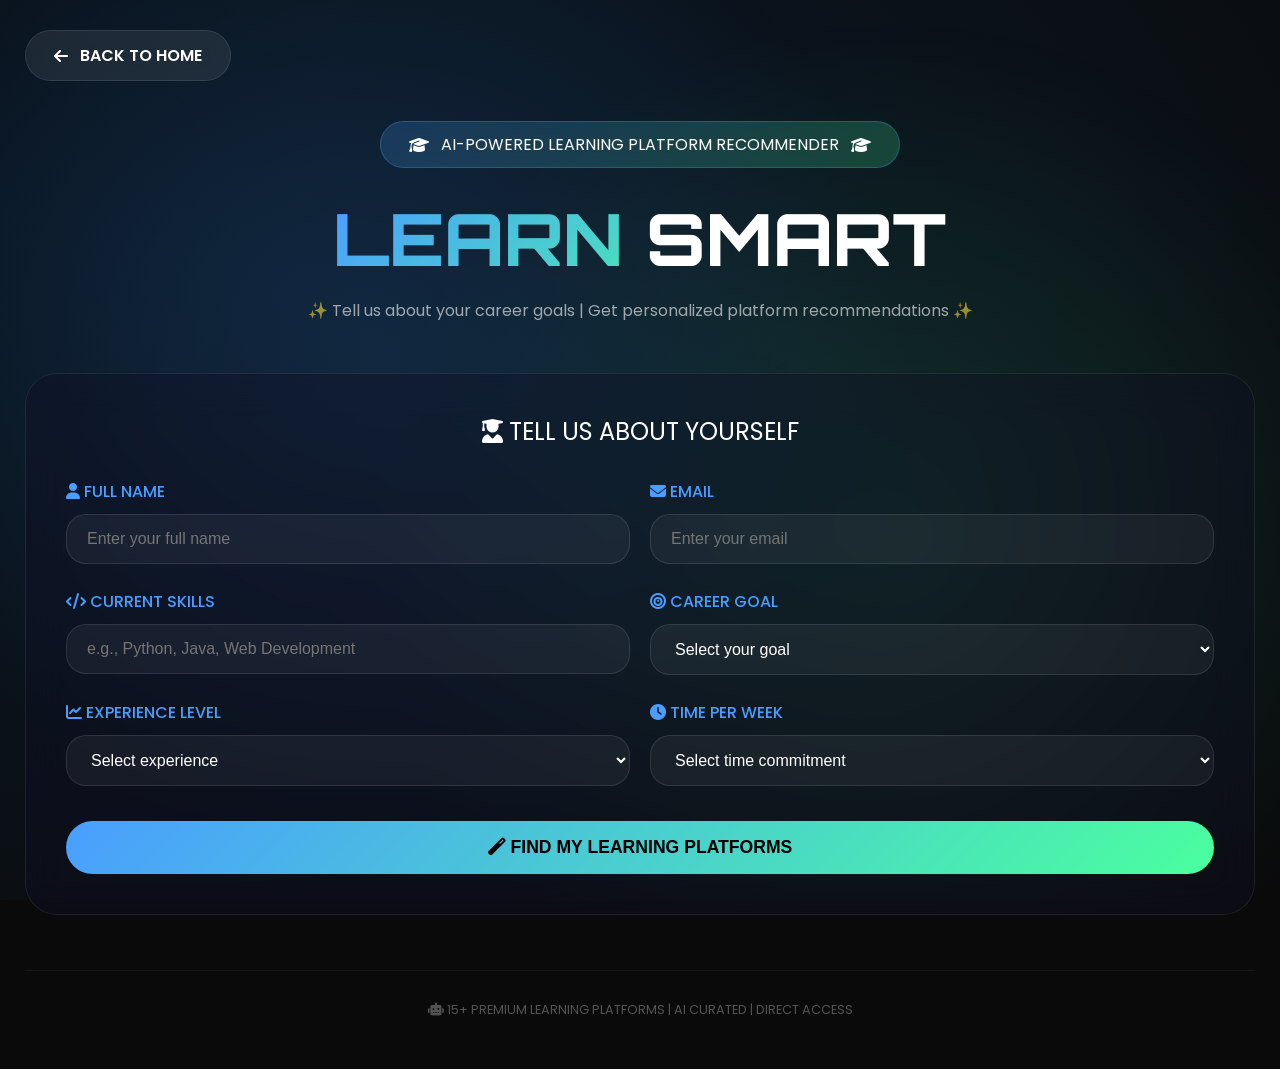
<file: website/courses.html>
<!DOCTYPE html>
<html lang="en">
<head>
    <meta charset="UTF-8">
    <meta name="viewport" content="width=device-width, initial-scale=1.0">
    <title>Learn Smart | AI-Powered Learning Platform Recommender</title>
    <link href="https://fonts.googleapis.com/css2?family=Orbitron:wght@400;500;600;700;800;900&family=Poppins:wght@300;400;500;600;700;800&display=swap" rel="stylesheet">
    <link rel="stylesheet" href="https://cdnjs.cloudflare.com/ajax/libs/font-awesome/6.5.1/css/all.min.css">
    <style>
        * {
            margin: 0;
            padding: 0;
            box-sizing: border-box;
        }

        body {
            font-family: 'Poppins', sans-serif;
            background: #0a0a0a;
            color: #ffffff;
            overflow-x: hidden;
        }

        /* Premium Animated Background */
        .learn-bg {
            position: fixed;
            top: 0;
            left: 0;
            width: 100%;
            height: 100%;
            background: radial-gradient(ellipse at 20% 30%, #0a1a2a 0%, #0a0a0a 100%);
            z-index: -3;
        }

        .learn-glow {
            position: fixed;
            top: 0;
            left: 0;
            width: 100%;
            height: 100%;
            background: radial-gradient(circle at 30% 40%, rgba(74,158,255,0.12), transparent 50%),
                        radial-gradient(circle at 70% 60%, rgba(74,255,158,0.12), transparent 50%);
            z-index: -2;
            animation: learnPulse 8s ease infinite;
        }

        @keyframes learnPulse {
            0%, 100% { opacity: 0.5; }
            50% { opacity: 1; }
        }

        /* Floating Learning Particles */
        .learn-particle {
            position: fixed;
            font-size: 1rem;
            opacity: 0.08;
            pointer-events: none;
            animation: floatLearn 20s linear infinite;
            z-index: -1;
        }

        @keyframes floatLearn {
            0% { transform: translateY(100vh) rotate(0deg); opacity: 0; }
            10% { opacity: 0.1; }
            90% { opacity: 0.1; }
            100% { transform: translateY(-10vh) rotate(360deg); opacity: 0; }
        }

        .container {
            max-width: 1400px;
            margin: 0 auto;
            padding: 30px 25px 50px;
            position: relative;
            z-index: 2;
        }

        /* Back Button */
        .back-btn {
            display: inline-flex;
            align-items: center;
            gap: 12px;
            background: rgba(255,255,255,0.08);
            backdrop-filter: blur(20px);
            padding: 12px 28px;
            border-radius: 60px;
            text-decoration: none;
            color: white;
            margin-bottom: 40px;
            transition: all 0.3s ease;
            font-weight: 600;
            border: 1px solid rgba(255,255,255,0.1);
        }

        .back-btn:hover {
            background: linear-gradient(135deg, #4a9eff, #4aff9e);
            transform: translateX(-8px);
        }

        /* Header */
        .premium-header {
            text-align: center;
            margin-bottom: 50px;
        }

        .learn-badge {
            display: inline-flex;
            align-items: center;
            gap: 12px;
            background: linear-gradient(135deg, rgba(74,158,255,0.2), rgba(74,255,158,0.2));
            backdrop-filter: blur(20px);
            padding: 10px 28px;
            border-radius: 60px;
            margin-bottom: 25px;
            border: 1px solid rgba(74,158,255,0.3);
            animation: learnBorderPulse 2s infinite;
        }

        @keyframes learnBorderPulse {
            0%, 100% { border-color: rgba(74,158,255,0.3); box-shadow: 0 0 0 0 rgba(74,158,255,0.2); }
            50% { border-color: rgba(74,158,255,0.8); box-shadow: 0 0 25px rgba(74,158,255,0.3); }
        }

        .gradient-text {
            background: linear-gradient(135deg, #4a9eff, #4aff9e, #ffb44a);
            background-size: 300% 300%;
            -webkit-background-clip: text;
            -webkit-text-fill-color: transparent;
            animation: gradientFlow 4s ease infinite;
        }

        @keyframes gradientFlow {
            0%, 100% { background-position: 0% 50%; }
            50% { background-position: 100% 50%; }
        }

        h1 {
            font-size: 4.5rem;
            font-weight: 800;
            margin-bottom: 15px;
            font-family: 'Orbitron', monospace;
        }

        .subtitle {
            color: rgba(255,255,255,0.6);
            font-size: 1rem;
        }

        /* Career Details Form */
        .form-section {
            background: rgba(15, 15, 35, 0.4);
            backdrop-filter: blur(20px);
            border-radius: 32px;
            padding: 40px;
            margin-bottom: 30px;
            border: 1px solid rgba(255,255,255,0.08);
        }

        .form-title {
            text-align: center;
            font-size: 1.5rem;
            margin-bottom: 30px;
        }

        .form-group {
            margin-bottom: 25px;
        }

        .form-group label {
            display: block;
            margin-bottom: 10px;
            font-weight: 500;
            color: #4a9eff;
        }

        .form-group input, .form-group select {
            width: 100%;
            padding: 15px 20px;
            background: rgba(255,255,255,0.05);
            border: 1px solid rgba(255,255,255,0.1);
            border-radius: 20px;
            color: white;
            font-size: 1rem;
            transition: all 0.3s ease;
        }

        .form-group input:focus, .form-group select:focus {
            outline: none;
            border-color: #4a9eff;
            background: rgba(74,158,255,0.1);
        }

        .form-row {
            display: grid;
            grid-template-columns: 1fr 1fr;
            gap: 20px;
        }

        .submit-btn {
            background: linear-gradient(135deg, #4a9eff, #4aff9e);
            border: none;
            padding: 16px 40px;
            border-radius: 60px;
            font-size: 1.1rem;
            font-weight: 700;
            cursor: pointer;
            transition: all 0.3s ease;
            color: #000;
            width: 100%;
            margin-top: 10px;
        }

        .submit-btn:hover {
            transform: translateY(-3px);
            box-shadow: 0 10px 30px rgba(74,158,255,0.3);
        }

        /* Platforms Section */
        .platforms-section {
            display: none;
            margin-top: 30px;
        }

        .platforms-section.visible {
            display: block;
            animation: slideUp 0.6s ease;
        }

        @keyframes slideUp {
            from { opacity: 0; transform: translateY(30px); }
            to { opacity: 1; transform: translateY(0); }
        }

        .user-info-card {
            background: linear-gradient(135deg, rgba(74,158,255,0.15), rgba(74,255,158,0.1));
            border-radius: 28px;
            padding: 25px;
            margin-bottom: 30px;
            border: 1px solid rgba(74,158,255,0.3);
            text-align: center;
        }

        .user-info-card h3 {
            font-size: 1.3rem;
            margin-bottom: 10px;
        }

        .user-info-card p {
            color: rgba(255,255,255,0.7);
        }

        .platforms-grid {
            display: grid;
            grid-template-columns: repeat(auto-fill, minmax(320px, 1fr));
            gap: 25px;
            margin-top: 20px;
        }

        .platform-card {
            background: linear-gradient(135deg, rgba(25, 25, 55, 0.7), rgba(15, 15, 35, 0.7));
            backdrop-filter: blur(15px);
            border-radius: 28px;
            padding: 25px;
            transition: all 0.4s ease;
            border: 1px solid rgba(255,255,255,0.08);
            cursor: pointer;
            position: relative;
            overflow: hidden;
        }

        .platform-card:hover {
            transform: translateY(-10px);
            border-color: #4a9eff;
            box-shadow: 0 25px 45px rgba(0,0,0,0.5);
        }

        .platform-card::after {
            content: '';
            position: absolute;
            top: -2px;
            left: -2px;
            right: -2px;
            bottom: -2px;
            background: linear-gradient(135deg, #4a9eff, #4aff9e);
            background-size: 400% 400%;
            border-radius: 28px;
            opacity: 0;
            transition: opacity 0.4s ease;
            z-index: -1;
        }

        .platform-card:hover::after {
            opacity: 0.5;
        }

        .platform-header {
            display: flex;
            align-items: center;
            gap: 15px;
            margin-bottom: 15px;
        }

        .platform-icon {
            font-size: 2.5rem;
        }

        .platform-name {
            font-size: 1.3rem;
            font-weight: 700;
        }

        .platform-rating {
            display: flex;
            align-items: center;
            gap: 5px;
            margin-top: 5px;
            color: #ffc107;
            font-size: 0.8rem;
        }

        .platform-desc {
            font-size: 0.8rem;
            color: rgba(255,255,255,0.6);
            margin-bottom: 15px;
            line-height: 1.4;
        }

        .platform-courses {
            display: flex;
            flex-wrap: wrap;
            gap: 8px;
            margin-bottom: 15px;
        }

        .course-tag {
            background: rgba(74,158,255,0.15);
            padding: 5px 12px;
            border-radius: 20px;
            font-size: 0.7rem;
            color: #4a9eff;
        }

        .visit-btn {
            background: linear-gradient(135deg, #4a9eff, #4aff9e);
            border: none;
            padding: 12px 20px;
            border-radius: 40px;
            font-size: 0.85rem;
            font-weight: 600;
            cursor: pointer;
            transition: all 0.3s ease;
            color: #000;
            display: inline-flex;
            align-items: center;
            gap: 8px;
            width: 100%;
            justify-content: center;
        }

        .visit-btn:hover {
            transform: scale(1.02);
        }

        .no-platforms {
            text-align: center;
            padding: 60px;
            color: rgba(255,255,255,0.4);
            grid-column: 1 / -1;
        }

        .footer {
            text-align: center;
            margin-top: 55px;
            padding-top: 30px;
            border-top: 1px solid rgba(255,255,255,0.05);
            color: rgba(255,255,255,0.3);
            font-size: 0.8rem;
        }

        @media (max-width: 768px) {
            .container { padding: 15px; }
            h1 { font-size: 2rem; }
            .form-row { grid-template-columns: 1fr; }
            .platforms-grid { grid-template-columns: 1fr; }
        }
    </style>
</head>
<body>
    <div class="learn-bg"></div>
    <div class="learn-glow"></div>

    <div class="container">
        <a href="index.html" class="back-btn">
            <i class="fas fa-arrow-left"></i> BACK TO HOME
        </a>

        <div class="premium-header">
            <div class="learn-badge">
                <i class="fas fa-graduation-cap"></i> AI-POWERED LEARNING PLATFORM RECOMMENDER
                <i class="fas fa-graduation-cap"></i>
            </div>
            <h1><span class="gradient-text">LEARN</span> SMART</h1>
            <p class="subtitle">✨ Tell us about your career goals | Get personalized platform recommendations ✨</p>
        </div>

        <!-- Career Details Form -->
        <div class="form-section" id="formSection">
            <div class="form-title">
                <i class="fas fa-user-graduate"></i> TELL US ABOUT YOURSELF
            </div>
            <form id="careerForm">
                <div class="form-row">
                    <div class="form-group">
                        <label><i class="fas fa-user"></i> FULL NAME</label>
                        <input type="text" id="fullName" placeholder="Enter your full name" required>
                    </div>
                    <div class="form-group">
                        <label><i class="fas fa-envelope"></i> EMAIL</label>
                        <input type="email" id="email" placeholder="Enter your email" required>
                    </div>
                </div>
                <div class="form-row">
                    <div class="form-group">
                        <label><i class="fas fa-code"></i> CURRENT SKILLS</label>
                        <input type="text" id="skills" placeholder="e.g., Python, Java, Web Development" required>
                    </div>
                    <div class="form-group">
                        <label><i class="fas fa-bullseye"></i> CAREER GOAL</label>
                        <select id="careerGoal" required>
                            <option value="">Select your goal</option>
                            <option value="ai_ml">AI/ML Engineer</option>
                            <option value="web_dev">Full Stack Web Developer</option>
                            <option value="data_science">Data Scientist</option>
                            <option value="cloud_dev">Cloud/DevOps Engineer</option>
                            <option value="mobile_dev">Mobile App Developer</option>
                            <option value="cybersecurity">Cybersecurity Expert</option>
                        </select>
                    </div>
                </div>
                <div class="form-row">
                    <div class="form-group">
                        <label><i class="fas fa-chart-line"></i> EXPERIENCE LEVEL</label>
                        <select id="experience" required>
                            <option value="">Select experience</option>
                            <option value="beginner">Beginner (0-1 years)</option>
                            <option value="intermediate">Intermediate (1-3 years)</option>
                            <option value="advanced">Advanced (3+ years)</option>
                        </select>
                    </div>
                    <div class="form-group">
                        <label><i class="fas fa-clock"></i> TIME PER WEEK</label>
                        <select id="timeCommitment" required>
                            <option value="">Select time commitment</option>
                            <option value="casual">Casual (2-5 hours/week)</option>
                            <option value="dedicated">Dedicated (5-10 hours/week)</option>
                            <option value="intensive">Intensive (10+ hours/week)</option>
                        </select>
                    </div>
                </div>
                <button type="submit" class="submit-btn">
                    <i class="fas fa-magic"></i> FIND MY LEARNING PLATFORMS
                </button>
            </form>
        </div>

        <!-- Platforms Section -->
        <div class="platforms-section" id="platformsSection">
            <div class="user-info-card" id="userInfoCard"></div>
            <div class="platforms-grid" id="platformsGrid"></div>
        </div>

        <div class="footer">
            <i class="fas fa-robot"></i> 15+ PREMIUM LEARNING PLATFORMS | AI CURATED | DIRECT ACCESS
        </div>
    </div>

    <script>
        // Floating Learning Particles
        const learnItems = ["📚", "🎓", "💻", "📖", "✏️", "🧠", "💡", "🚀", "🎯", "🏆"];
        for(let i = 0; i < 40; i++) {
            const particle = document.createElement('div');
            particle.className = 'learn-particle';
            particle.textContent = learnItems[Math.floor(Math.random() * learnItems.length)];
            particle.style.left = Math.random() * 100 + '%';
            particle.style.animationDelay = Math.random() * 15 + 's';
            particle.style.animationDuration = 15 + Math.random() * 10 + 's';
            particle.style.fontSize = Math.random() * 20 + 10 + 'px';
            document.body.appendChild(particle);
        }

        // ==================== LEARNING PLATFORMS DATABASE ====================
        const platforms = {
            ai_ml: {
                beginner: [
                    { name: "Coursera", icon: "🎓", rating: 4.8, url: "https://www.coursera.org", desc: "World-class AI courses from Stanford, DeepLearning.AI", courses: ["Machine Learning", "AI For Everyone", "Deep Learning Specialization"] },
                    { name: "Google AI", icon: "🔍", rating: 4.7, url: "https://ai.google/education", desc: "Free AI/ML courses from Google", courses: ["Machine Learning Crash Course", "TensorFlow Tutorials"] },
                    { name: "Kaggle", icon: "🏆", rating: 4.6, url: "https://www.kaggle.com/learn", desc: "Learn data science through hands-on challenges", courses: ["Python", "Intro to ML", "Data Visualization"] }
                ],
                intermediate: [
                    { name: "DeepLearning.AI", icon: "🧠", rating: 4.9, url: "https://www.deeplearning.ai", desc: "Andrew Ng's specialized AI courses", courses: ["Deep Learning Specialization", "NLP", "TensorFlow"] },
                    { name: "Fast.ai", icon: "⚡", rating: 4.8, url: "https://www.fast.ai", desc: "Practical deep learning for coders", courses: ["Practical Deep Learning", "From Deep Learning Foundations"] },
                    { name: "Udacity", icon: "🎯", rating: 4.7, url: "https://www.udacity.com", desc: "AI and ML nanodegree programs", courses: ["AI Nanodegree", "ML Engineer", "Data Scientist"] }
                ],
                advanced: [
                    { name: "MIT OpenCourseWare", icon: "🏛️", rating: 4.9, url: "https://ocw.mit.edu", desc: "Free MIT AI/ML courses", courses: ["Introduction to Algorithms", "Deep Learning", "Reinforcement Learning"] },
                    { name: "Stanford Online", icon: "🌟", rating: 4.9, url: "https://online.stanford.edu", desc: "Stanford's AI/ML programs", courses: ["CS229", "CS224N", "CS231N"] }
                ]
            },
            web_dev: {
                beginner: [
                    { name: "freeCodeCamp", icon: "🎯", rating: 4.8, url: "https://www.freecodecamp.org", desc: "Free full-stack web development curriculum", courses: ["Responsive Web Design", "JavaScript", "Front End Libraries"] },
                    { name: "The Odin Project", icon: "⚡", rating: 4.7, url: "https://www.theodinproject.com", desc: "Open source web dev curriculum", courses: ["HTML/CSS", "JavaScript", "Node.js"] },
                    { name: "Codecademy", icon: "📚", rating: 4.6, url: "https://www.codecademy.com", desc: "Interactive coding lessons", courses: ["Learn HTML", "Learn CSS", "JavaScript"] }
                ],
                intermediate: [
                    { name: "Frontend Masters", icon: "🎨", rating: 4.8, url: "https://frontendmasters.com", desc: "Advanced frontend engineering", courses: ["React", "Vue", "TypeScript", "Node.js"] },
                    { name: "Udemy", icon: "📘", rating: 4.7, url: "https://www.udemy.com", desc: "Thousands of web dev courses", courses: ["React - The Complete Guide", "Node.js Bootcamp"] },
                    { name: "Pluralsight", icon: "🔷", rating: 4.6, url: "https://www.pluralsight.com", desc: "Tech skill development platform", courses: ["ASP.NET Core", "Angular", "Python"] }
                ],
                advanced: [
                    { name: "Egghead.io", icon: "🥚", rating: 4.8, url: "https://egghead.io", desc: "Bite-sized web dev tutorials", courses: ["Advanced React", "TypeScript", "GraphQL"] },
                    { name: "CSS-Tricks", icon: "🎨", rating: 4.7, url: "https://css-tricks.com", desc: "Advanced CSS techniques", courses: ["Flexbox Guide", "Grid Guide", "CSS Animations"] }
                ]
            },
            data_science: {
                beginner: [
                    { name: "DataCamp", icon: "🐍", rating: 4.7, url: "https://www.datacamp.com", desc: "Interactive data science learning", courses: ["Python for Data Science", "SQL", "Pandas"] },
                    { name: "Kaggle Learn", icon: "🏆", rating: 4.6, url: "https://www.kaggle.com/learn", desc: "Hands-on data science", courses: ["Python", "Machine Learning", "Data Visualization"] }
                ],
                intermediate: [
                    { name: "DataQuest", icon: "📊", rating: 4.7, url: "https://www.dataquest.io", desc: "Project-based data science", courses: ["Data Analyst", "Data Scientist", "Data Engineer"] },
                    { name: "365 Data Science", icon: "📈", rating: 4.6, url: "https://365datascience.com", desc: "Comprehensive data science training", courses: ["Statistics", "Machine Learning", "SQL"] }
                ],
                advanced: [
                    { name: "Harvard Online", icon: "🏛️", rating: 4.9, url: "https://online-learning.harvard.edu", desc: "Harvard data science courses", courses: ["Data Science Professional Certificate", "Python for Research"] }
                ]
            },
            cloud_dev: {
                beginner: [
                    { name: "AWS Educate", icon: "☁️", rating: 4.7, url: "https://aws.amazon.com/training", desc: "Free AWS cloud training", courses: ["Cloud Practitioner", "Cloud Architecture"] },
                    { name: "Google Cloud Training", icon: "🔷", rating: 4.6, url: "https://cloud.google.com/training", desc: "Google Cloud certification prep", courses: ["Cloud Digital Leader", "Associate Cloud Engineer"] }
                ],
                intermediate: [
                    { name: "A Cloud Guru", icon: "🧘", rating: 4.8, url: "https://acloudguru.com", desc: "Cloud certification training", courses: ["AWS Solutions Architect", "Azure Administrator"] },
                    { name: "Linux Academy", icon: "🐧", rating: 4.7, url: "https://linuxacademy.com", desc: "DevOps and cloud training", courses: ["DevOps", "Kubernetes", "Terraform"] }
                ],
                advanced: [
                    { name: "KodeKloud", icon: "🎯", rating: 4.8, url: "https://kodekloud.com", desc: "DevOps and cloud hands-on", courses: ["Docker", "Kubernetes", "Jenkins", "Ansible"] }
                ]
            },
            mobile_dev: {
                beginner: [
                    { name: "Google Developers Training", icon: "📱", rating: 4.7, url: "https://developers.google.com/training", desc: "Android development courses", courses: ["Android Basics", "Kotlin"] },
                    { name: "Apple Developer", icon: "🍎", rating: 4.7, url: "https://developer.apple.com/tutorials", desc: "iOS development tutorials", courses: ["SwiftUI", "iOS Apps"] }
                ],
                intermediate: [
                    { name: "Ray Wenderlich", icon: "🎓", rating: 4.8, url: "https://www.raywenderlich.com", desc: "iOS and Android tutorials", courses: ["iOS", "Android", "Flutter", "Swift"] },
                    { name: "Flutter Dev", icon: "🚀", rating: 4.7, url: "https://flutter.dev/learn", desc: "Official Flutter learning", courses: ["Flutter Basics", "Build with Flutter"] }
                ],
                advanced: [
                    { name: "Udacity Android", icon: "🤖", rating: 4.8, url: "https://www.udacity.com/course/android-developer-nanodegree", desc: "Android nanodegree", courses: ["Android Developer Nanodegree"] }
                ]
            },
            cybersecurity: {
                beginner: [
                    { name: "Cybrary", icon: "🔒", rating: 4.7, url: "https://www.cybrary.it", desc: "Free cybersecurity training", courses: ["Security+", "Network+", "Ethical Hacking"] },
                    { name: "TryHackMe", icon: "🎮", rating: 4.8, url: "https://tryhackme.com", desc: "Learn cyber by hacking", courses: ["Beginner Path", "Pre Security", "Intro to Cyber"] }
                ],
                intermediate: [
                    { name: "Hack The Box", icon: "📦", rating: 4.8, url: "https://www.hackthebox.com", desc: "Hands-on penetration testing", courses: ["Academy", "CTF Challenges", "Pro Labs"] },
                    { name: "SANS Cyber Aces", icon: "🎯", rating: 4.7, url: "https://www.sans.org/cyberaces", desc: "Free cybersecurity courses", courses: ["Operating Systems", "Networking", "Security"] }
                ],
                advanced: [
                    { name: "PortSwigger Web Security", icon: "🌐", rating: 4.9, url: "https://portswigger.net/web-security", desc: "Free web security training", courses: ["SQL Injection", "XSS", "CSRF"] }
                ]
            }
        };

        let userData = {};

        // Form submission
        document.getElementById('careerForm').addEventListener('submit', function(e) {
            e.preventDefault();
            
            userData = {
                name: document.getElementById('fullName').value,
                email: document.getElementById('email').value,
                skills: document.getElementById('skills').value,
                careerGoal: document.getElementById('careerGoal').value,
                experience: document.getElementById('experience').value,
                timeCommitment: document.getElementById('timeCommitment').value
            };
            
            if(!userData.careerGoal || !userData.experience) {
                alert('Please fill all fields!');
                return;
            }
            
            displayRecommendations();
        });
        
        function getCareerGoalName(goal) {
            const goals = {
                'ai_ml': 'AI/ML Engineer',
                'web_dev': 'Full Stack Web Developer',
                'data_science': 'Data Scientist',
                'cloud_dev': 'Cloud/DevOps Engineer',
                'mobile_dev': 'Mobile App Developer',
                'cybersecurity': 'Cybersecurity Expert'
            };
            return goals[goal] || goal;
        }
        
        function getExperienceName(exp) {
            const exps = {
                'beginner': 'Beginner (0-1 years)',
                'intermediate': 'Intermediate (1-3 years)',
                'advanced': 'Advanced (3+ years)'
            };
            return exps[exp] || exp;
        }
        
        function displayRecommendations() {
            const careerGoal = userData.careerGoal;
            const experience = userData.experience;
            
            const recommendedPlatforms = platforms[careerGoal]?.[experience] || [];
            
            // Show user info card
            const userInfoCard = document.getElementById('userInfoCard');
            userInfoCard.innerHTML = `
                <h3><i class="fas fa-user-check"></i> Welcome, ${userData.name}!</h3>
                <p><strong>🎯 Career Goal:</strong> ${getCareerGoalName(userData.careerGoal)}</p>
                <p><strong>📚 Experience Level:</strong> ${getExperienceName(userData.experience)}</p>
                <p><strong>💻 Your Skills:</strong> ${userData.skills}</p>
                <p><strong>⏰ Time Commitment:</strong> ${userData.timeCommitment}</p>
                <p style="margin-top: 10px; color: #4a9eff;">✨ Here are the best learning platforms for you ✨</p>
            `;
            
            // Show platforms
            const platformsGrid = document.getElementById('platformsGrid');
            const platformsSection = document.getElementById('platformsSection');
            
            if(!recommendedPlatforms || recommendedPlatforms.length === 0) {
                platformsGrid.innerHTML = '<div class="no-platforms">No platforms found for your criteria. Try a different career path!</div>';
                platformsSection.classList.add('visible');
                return;
            }
            
            platformsGrid.innerHTML = recommendedPlatforms.map(platform => `
                <div class="platform-card" onclick="visitPlatform('${platform.url}')">
                    <div class="platform-header">
                        <div class="platform-icon">${platform.icon}</div>
                        <div>
                            <div class="platform-name">${platform.name}</div>
                            <div class="platform-rating">
                                ${'★'.repeat(Math.floor(platform.rating))}${platform.rating % 1 >= 0.5 ? '½' : ''} ${platform.rating}/5
                            </div>
                        </div>
                    </div>
                    <div class="platform-desc">${platform.desc}</div>
                    <div class="platform-courses">
                        ${platform.courses.slice(0, 3).map(course => `<span class="course-tag">${course}</span>`).join('')}
                    </div>
                    <button class="visit-btn">
                        <i class="fas fa-external-link-alt"></i> VISIT PLATFORM
                    </button>
                </div>
            `).join('');
            
            platformsSection.classList.add('visible');
            
            // Scroll to platforms
            platformsSection.scrollIntoView({ behavior: 'smooth' });
        }
        
        function visitPlatform(url) {
            window.open(url, '_blank');
            showNotification(`📚 Opening learning platform...`);
        }
        
        function showNotification(msg) {
            const notif = document.createElement('div');
            notif.style.cssText = `position:fixed; bottom:100px; right:30px; background:linear-gradient(135deg,#4a9eff,#4aff9e); color:#000; padding:14px 28px; border-radius:50px; font-weight:600; z-index:1000; animation:fadeInOut 2s ease;`;
            notif.innerHTML = `<i class="fas fa-graduation-cap"></i> ${msg}`;
            document.body.appendChild(notif);
            setTimeout(() => notif.remove(), 2000);
        }
        
        const style = document.createElement('style');
        style.textContent = `@keyframes fadeInOut{0%{opacity:0;transform:translateX(50px);}20%{opacity:1;transform:translateX(0);}80%{opacity:1;transform:translateX(0);}100%{opacity:0;transform:translateX(50px);}}`;
        document.head.appendChild(style);
    </script>
</body>
</html>
</file>
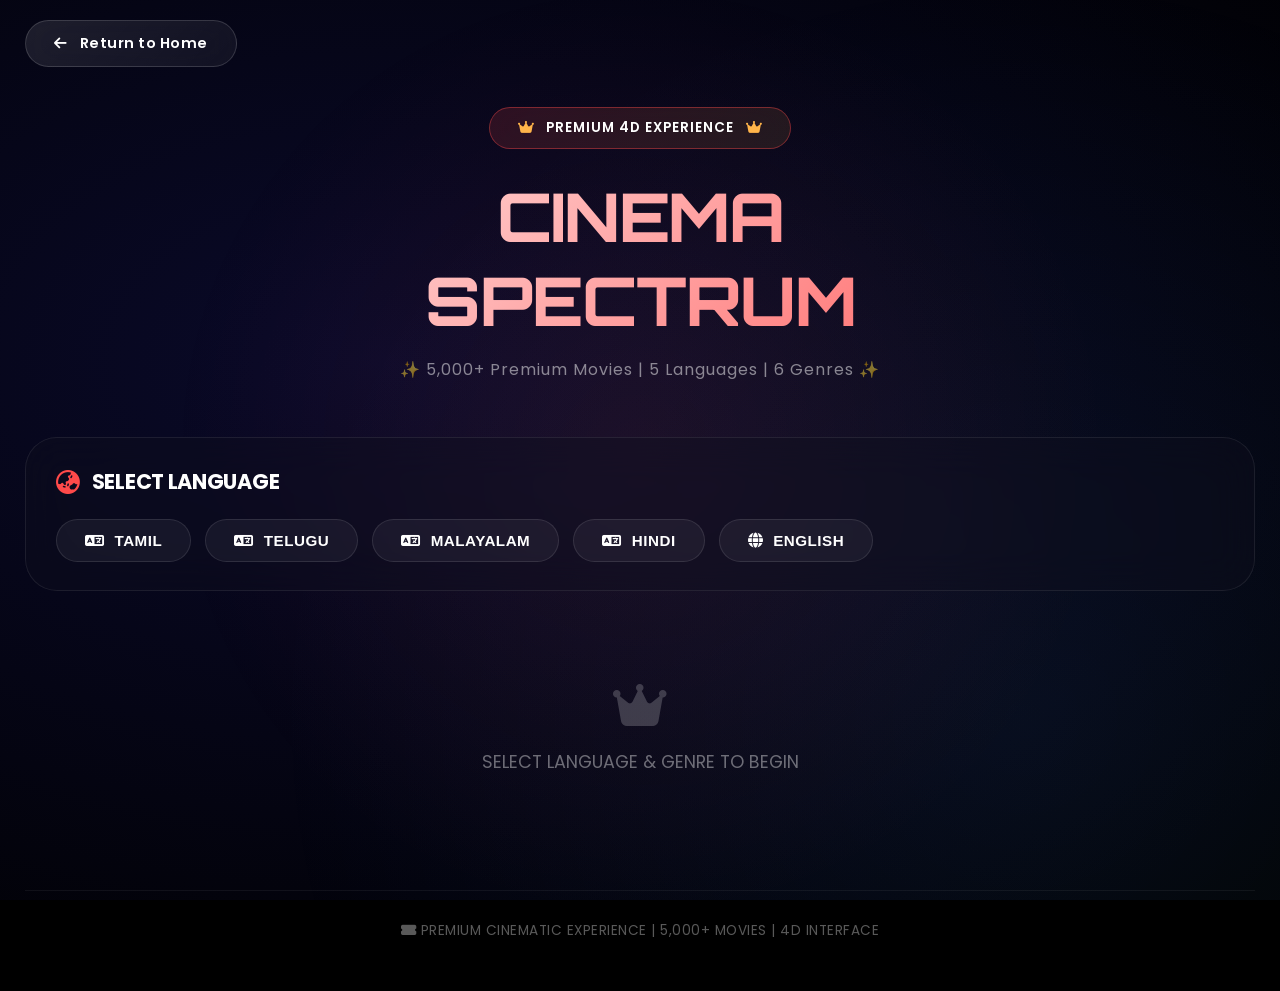
<file: website/movies_advanced.html>
<!DOCTYPE html>
<html lang="en">
<head>
    <meta charset="UTF-8">
    <meta name="viewport" content="width=device-width, initial-scale=1.0, user-scalable=yes">
    <title>CINEMA SPECTRUM | 4D Premium Experience</title>
    <link href="https://fonts.googleapis.com/css2?family=Orbitron:wght@400;500;600;700;800;900&family=Poppins:wght@300;400;500;600;700;800&display=swap" rel="stylesheet">
    <link rel="stylesheet" href="https://cdnjs.cloudflare.com/ajax/libs/font-awesome/6.5.1/css/all.min.css">
    <style>
        * {
            margin: 0;
            padding: 0;
            box-sizing: border-box;
        }

        body {
            font-family: 'Poppins', sans-serif;
            background: #000000;
            color: #ffffff;
            overflow-x: hidden;
        }

        /* 4D Animated Background */
        .hero-bg {
            position: fixed;
            top: 0;
            left: 0;
            width: 100%;
            height: 100%;
            background: radial-gradient(ellipse at 30% 40%, #0a0a2a 0%, #000000 100%);
            z-index: -3;
        }

        /* Animated Gradient Overlay */
        .gradient-overlay {
            position: fixed;
            top: 0;
            left: 0;
            width: 100%;
            height: 100%;
            background: radial-gradient(circle at 50% 50%, rgba(255,74,74,0.08), transparent 60%),
                        radial-gradient(circle at 80% 80%, rgba(74,158,255,0.08), transparent 60%);
            z-index: -2;
            animation: breathe 8s ease-in-out infinite;
        }

        @keyframes breathe {
            0%, 100% { opacity: 0.5; transform: scale(1); }
            50% { opacity: 1; transform: scale(1.05); }
        }

        /* Shooting Stars */
        .shooting-star {
            position: fixed;
            width: 2px;
            height: 2px;
            background: white;
            border-radius: 50%;
            box-shadow: 0 0 10px white;
            animation: shoot 4s linear infinite;
            opacity: 0;
            z-index: -1;
        }

        @keyframes shoot {
            0% {
                transform: translateX(0) translateY(0);
                opacity: 0;
            }
            10% {
                opacity: 1;
            }
            20% {
                transform: translateX(-200px) translateY(200px);
                opacity: 0;
            }
            100% {
                transform: translateX(-200px) translateY(200px);
                opacity: 0;
            }
        }

        /* Floating Particles */
        .particle {
            position: fixed;
            width: 3px;
            height: 3px;
            background: rgba(255,255,255,0.5);
            border-radius: 50%;
            animation: floatParticle 15s linear infinite;
            z-index: -1;
        }

        @keyframes floatParticle {
            0% {
                transform: translateY(100vh) rotate(0deg);
                opacity: 0;
            }
            10% {
                opacity: 1;
            }
            90% {
                opacity: 1;
            }
            100% {
                transform: translateY(-10vh) rotate(360deg);
                opacity: 0;
            }
        }

        .container {
            max-width: 1400px;
            margin: 0 auto;
            padding: 20px 25px 50px;
            position: relative;
            z-index: 2;
        }

        /* Premium Back Button */
        .back-btn {
            display: inline-flex;
            align-items: center;
            gap: 12px;
            background: linear-gradient(135deg, rgba(255,255,255,0.1), rgba(255,255,255,0.05));
            backdrop-filter: blur(20px);
            padding: 12px 28px;
            border-radius: 60px;
            text-decoration: none;
            color: white;
            margin-bottom: 40px;
            transition: all 0.4s cubic-bezier(0.2, 0.9, 0.4, 1.1);
            font-weight: 600;
            border: 1px solid rgba(255,255,255,0.15);
            font-size: 0.9rem;
            letter-spacing: 0.5px;
        }

        .back-btn i {
            transition: transform 0.3s ease;
        }

        .back-btn:hover {
            background: linear-gradient(135deg, #ff4a4a, #ffb44a);
            transform: translateX(-8px);
            border-color: transparent;
            box-shadow: 0 10px 30px rgba(255,74,74,0.4);
        }

        .back-btn:hover i {
            transform: translateX(-5px);
        }

        /* Premium Header */
        .header {
            text-align: center;
            margin-bottom: 55px;
        }

        .premium-badge {
            display: inline-flex;
            align-items: center;
            gap: 12px;
            background: linear-gradient(135deg, rgba(255,74,74,0.15), rgba(255,180,74,0.1));
            backdrop-filter: blur(20px);
            padding: 10px 28px;
            border-radius: 60px;
            font-size: 0.85rem;
            margin-bottom: 25px;
            border: 1px solid rgba(255,74,74,0.4);
            letter-spacing: 1px;
            font-weight: 600;
            animation: borderGlow 2s infinite;
        }

        @keyframes borderGlow {
            0%, 100% { border-color: rgba(255,74,74,0.4); box-shadow: 0 0 0 0 rgba(255,74,74,0.2); }
            50% { border-color: rgba(255,74,74,0.9); box-shadow: 0 0 25px rgba(255,74,74,0.4); }
        }

        .premium-badge i {
            color: #ffb44a;
        }

        h1 {
            font-size: 4.2rem;
            font-weight: 800;
            margin-bottom: 15px;
            font-family: 'Orbitron', monospace;
            letter-spacing: -1px;
            background: linear-gradient(135deg, #ffffff, #ff4a4a, #ffb44a, #4aff9e, #4a9eff);
            background-size: 400% 400%;
            -webkit-background-clip: text;
            -webkit-text-fill-color: transparent;
            animation: textFlow 6s ease infinite;
        }

        @keyframes textFlow {
            0%, 100% { background-position: 0% 50%; }
            50% { background-position: 100% 50%; }
        }

        .glow-text {
            text-shadow: 0 0 30px rgba(255,74,74,0.5);
        }

        .subtitle {
            color: rgba(255,255,255,0.5);
            font-size: 1rem;
            letter-spacing: 1px;
        }

        /* Premium Sections */
        .premium-section {
            background: rgba(15, 15, 30, 0.4);
            backdrop-filter: blur(20px);
            border-radius: 32px;
            padding: 28px 30px;
            margin-bottom: 28px;
            border: 1px solid rgba(255,255,255,0.08);
            transition: all 0.4s ease;
        }

        .premium-section:hover {
            border-color: rgba(255,74,74,0.3);
            transform: translateY(-2px);
            background: rgba(20, 20, 40, 0.5);
        }

        .section-title {
            font-size: 1.3rem;
            margin-bottom: 22px;
            display: flex;
            align-items: center;
            gap: 12px;
            font-weight: 700;
            letter-spacing: -0.3px;
        }

        .section-title i {
            color: #ff4a4a;
            font-size: 1.5rem;
        }

        /* Premium Buttons */
        .lang-buttons, .genre-buttons {
            display: flex;
            flex-wrap: wrap;
            gap: 14px;
        }

        .lang-btn, .genre-btn {
            background: rgba(255,255,255,0.05);
            border: 1px solid rgba(255,255,255,0.1);
            padding: 12px 28px;
            border-radius: 60px;
            font-size: 0.95rem;
            font-weight: 600;
            cursor: pointer;
            transition: all 0.3s cubic-bezier(0.2, 0.9, 0.4, 1.1);
            color: white;
            display: flex;
            align-items: center;
            gap: 10px;
            position: relative;
            overflow: hidden;
            letter-spacing: 0.5px;
        }

        .lang-btn::before, .genre-btn::before {
            content: '';
            position: absolute;
            top: 0;
            left: -100%;
            width: 100%;
            height: 100%;
            background: linear-gradient(90deg, transparent, rgba(255,255,255,0.15), transparent);
            transition: left 0.5s;
        }

        .lang-btn:hover::before, .genre-btn:hover::before {
            left: 100%;
        }

        .lang-btn:hover, .genre-btn:hover {
            transform: translateY(-3px);
            border-color: rgba(255,74,74,0.5);
            box-shadow: 0 10px 25px rgba(0,0,0,0.3);
        }

        .lang-btn.active, .genre-btn.active {
            background: linear-gradient(135deg, #ff4a4a, #ffb44a);
            color: white;
            border-color: transparent;
            box-shadow: 0 8px 25px rgba(255,74,74,0.4);
        }

        /* Premium Info Card */
        .info-card {
            background: linear-gradient(135deg, rgba(255,74,74,0.12), rgba(255,180,74,0.08));
            border-radius: 24px;
            padding: 18px 28px;
            text-align: center;
            border: 1px solid rgba(255,74,74,0.25);
            margin-bottom: 38px;
            backdrop-filter: blur(20px);
        }

        .info-card i {
            color: #ffb44a;
            margin-right: 10px;
        }

        .info-card span {
            color: #ff4a4a;
            font-weight: bold;
            font-size: 1.1rem;
        }

        .movie-badge-count {
            display: inline-block;
            background: linear-gradient(135deg, #ff4a4a, #ffb44a);
            padding: 4px 14px;
            border-radius: 30px;
            margin-left: 12px;
            font-size: 0.8rem;
            font-weight: 700;
            color: white;
            animation: badgePulse 1.5s infinite;
        }

        @keyframes badgePulse {
            0%, 100% { transform: scale(1); }
            50% { transform: scale(1.05); }
        }

        /* Premium Movie Grid */
        .premium-grid {
            display: grid;
            grid-template-columns: repeat(auto-fill, minmax(300px, 1fr));
            gap: 28px;
            margin-top: 30px;
        }

        /* Premium Movie Card */
        .premium-card {
            position: relative;
            background: linear-gradient(135deg, rgba(20, 20, 45, 0.7), rgba(10, 10, 25, 0.7));
            backdrop-filter: blur(12px);
            border-radius: 28px;
            overflow: hidden;
            cursor: pointer;
            transition: all 0.4s cubic-bezier(0.2, 0.9, 0.4, 1.1);
            border: 1px solid rgba(255,255,255,0.08);
            transform-style: preserve-3d;
        }

        /* 3D Hover Effect */
        .premium-card:hover {
            transform: translateY(-12px) scale(1.02);
            border-color: rgba(255,74,74,0.6);
            box-shadow: 0 25px 45px rgba(0,0,0,0.5), 0 0 20px rgba(255,74,74,0.2);
        }

        /* Glow Border Animation */
        .premium-card::after {
            content: '';
            position: absolute;
            top: -2px;
            left: -2px;
            right: -2px;
            bottom: -2px;
            background: linear-gradient(135deg, #ff4a4a, #ffb44a, #4aff9e, #4a9eff);
            background-size: 300% 300%;
            border-radius: 28px;
            opacity: 0;
            transition: opacity 0.5s ease;
            z-index: -1;
        }

        .premium-card:hover::after {
            opacity: 0.6;
            animation: borderRotate 2s linear infinite;
        }

        @keyframes borderRotate {
            0%, 100% { background-position: 0% 50%; }
            50% { background-position: 100% 50%; }
        }

        /* Premium Card Content */
        .card-content {
            padding: 30px 20px;
            text-align: center;
            min-height: 260px;
            display: flex;
            flex-direction: column;
            justify-content: center;
            position: relative;
            z-index: 1;
        }

        /* Multi-color gradients */
        .premium-card[data-color="0"] .card-content { background: linear-gradient(135deg, #1a1a2e, #16213e); }
        .premium-card[data-color="1"] .card-content { background: linear-gradient(135deg, #2d1b4e, #1a1a2e); }
        .premium-card[data-color="2"] .card-content { background: linear-gradient(135deg, #1e3a5f, #0f3460); }
        .premium-card[data-color="3"] .card-content { background: linear-gradient(135deg, #3d2b1f, #1a1a2e); }
        .premium-card[data-color="4"] .card-content { background: linear-gradient(135deg, #2e1f3d, #1a1a2e); }
        .premium-card[data-color="5"] .card-content { background: linear-gradient(135deg, #1f3d2e, #16213e); }
        .premium-card[data-color="6"] .card-content { background: linear-gradient(135deg, #4a1a2e, #2e1a2e); }
        .premium-card[data-color="7"] .card-content { background: linear-gradient(135deg, #1a2e4a, #0f3460); }

        /* Movie Title - Premium Style */
        .movie-title-premium {
            font-size: 1.3rem;
            font-weight: 800;
            margin-bottom: 10px;
            color: white;
            text-shadow: 0 2px 10px rgba(0,0,0,0.5);
            letter-spacing: -0.3px;
            transition: all 0.3s ease;
            font-family: 'Orbitron', monospace;
        }

        .premium-card:hover .movie-title-premium {
            text-shadow: 0 0 15px rgba(255,74,74,0.8);
            letter-spacing: 0.5px;
        }

        .movie-year-premium {
            font-size: 0.85rem;
            color: rgba(255,255,255,0.7);
            margin-bottom: 12px;
            display: flex;
            align-items: center;
            justify-content: center;
            gap: 8px;
        }

        /* Premium Stars */
        .premium-stars {
            display: flex;
            align-items: center;
            justify-content: center;
            gap: 6px;
            margin: 12px 0;
        }

        .premium-stars i {
            font-size: 0.9rem;
            color: #ffc107;
            animation: starGlow 0.5s ease;
        }

        @keyframes starGlow {
            from { transform: scale(0); opacity: 0; }
            to { transform: scale(1); opacity: 1; }
        }

        .rating-value {
            font-size: 0.9rem;
            font-weight: 700;
            color: #ffc107;
        }

        /* Hover Details Panel */
        .hover-details {
            position: absolute;
            top: 0;
            left: 0;
            right: 0;
            bottom: 0;
            background: rgba(0,0,0,0.95);
            backdrop-filter: blur(15px);
            display: flex;
            align-items: center;
            justify-content: center;
            opacity: 0;
            transition: all 0.4s ease;
            z-index: 10;
            border-radius: 28px;
        }

        .premium-card:hover .hover-details {
            opacity: 1;
        }

        .detail-btn {
            background: linear-gradient(135deg, #ff4a4a, #ffb44a);
            padding: 12px 28px;
            border-radius: 50px;
            font-size: 0.85rem;
            font-weight: 700;
            color: white;
            border: none;
            cursor: pointer;
            transition: all 0.3s ease;
            display: flex;
            align-items: center;
            gap: 10px;
            letter-spacing: 0.5px;
        }

        .detail-btn:hover {
            transform: scale(1.08);
            box-shadow: 0 8px 25px rgba(255,74,74,0.5);
        }

        .no-movies {
            text-align: center;
            padding: 60px;
            color: rgba(255,255,255,0.4);
            font-size: 1.1rem;
            grid-column: 1 / -1;
        }

        .genre-section {
            display: none;
        }

        .genre-section.visible {
            display: block;
            animation: fadeSlideUp 0.5s ease;
        }

        @keyframes fadeSlideUp {
            from { opacity: 0; transform: translateY(20px); }
            to { opacity: 1; transform: translateY(0); }
        }

        .hidden {
            display: none;
        }

        /* Premium Footer */
        .premium-footer {
            text-align: center;
            margin-top: 55px;
            padding-top: 30px;
            border-top: 1px solid rgba(255,255,255,0.06);
            color: rgba(255,255,255,0.35);
            font-size: 0.85rem;
            letter-spacing: 0.5px;
        }

        /* Scrollbar Styling */
        ::-webkit-scrollbar {
            width: 8px;
        }

        ::-webkit-scrollbar-track {
            background: #1a1a2e;
            border-radius: 10px;
        }

        ::-webkit-scrollbar-thumb {
            background: linear-gradient(135deg, #ff4a4a, #ffb44a);
            border-radius: 10px;
        }

        ::-webkit-scrollbar-thumb:hover {
            background: #ff4a4a;
        }

        /* Responsive */
        @media (max-width: 1200px) {
            .premium-grid { grid-template-columns: repeat(3, 1fr); }
        }
        @media (max-width: 800px) {
            .premium-grid { grid-template-columns: repeat(2, 1fr); }
            h1 { font-size: 2.5rem; }
            .container { padding: 15px 15px 40px; }
        }
        @media (max-width: 500px) {
            .premium-grid { grid-template-columns: 1fr; }
            .lang-btn, .genre-btn { padding: 8px 18px; font-size: 0.8rem; }
            .movie-title-premium { font-size: 1rem; }
        }
    </style>
</head>
<body>
    <div class="hero-bg"></div>
    <div class="gradient-overlay"></div>

    <div class="container">
        <a href="index.html" class="back-btn">
            <i class="fas fa-arrow-left"></i> Return to Home
        </a>

        <div class="header">
            <div class="premium-badge">
                <i class="fas fa-crown"></i> PREMIUM 4D EXPERIENCE
                <i class="fas fa-crown"></i>
            </div>
            <h1>CINEMA<br>SPECTRUM</h1>
            <p class="subtitle">✨ 5,000+ Premium Movies | 5 Languages | 6 Genres ✨</p>
        </div>

        <!-- Language Selection -->
        <div class="premium-section">
            <div class="section-title">
                <i class="fas fa-globe-asia"></i> SELECT LANGUAGE
            </div>
            <div class="lang-buttons" id="langButtons">
                <button class="lang-btn" data-lang="tamil"><i class="fas fa-language"></i> TAMIL</button>
                <button class="lang-btn" data-lang="telugu"><i class="fas fa-language"></i> TELUGU</button>
                <button class="lang-btn" data-lang="malayalam"><i class="fas fa-language"></i> MALAYALAM</button>
                <button class="lang-btn" data-lang="hindi"><i class="fas fa-language"></i> HINDI</button>
                <button class="lang-btn" data-lang="english"><i class="fas fa-globe"></i> ENGLISH</button>
            </div>
        </div>

        <!-- Genre Selection -->
        <div class="premium-section genre-section" id="genreSection">
            <div class="section-title">
                <i class="fas fa-mask"></i> SELECT GENRE
            </div>
            <div class="genre-buttons" id="genreButtons">
                <button class="genre-btn" data-genre="action"><i class="fas fa-bolt"></i> ACTION</button>
                <button class="genre-btn" data-genre="comedy"><i class="fas fa-laugh"></i> COMEDY</button>
                <button class="genre-btn" data-genre="romance"><i class="fas fa-heart"></i> ROMANCE</button>
                <button class="genre-btn" data-genre="thriller"><i class="fas fa-skull"></i> THRILLER</button>
                <button class="genre-btn" data-genre="drama"><i class="fas fa-theater-masks"></i> DRAMA</button>
                <button class="genre-btn" data-genre="horror"><i class="fas fa-ghost"></i> HORROR</button>
            </div>
        </div>

        <!-- Info Card -->
        <div class="info-card hidden" id="selectedInfo">
            <i class="fas fa-fire"></i> NOW PLAYING: 
            <span id="selectedLang">-</span> · 
            <span id="selectedGenre">-</span>
            <span class="movie-badge-count" id="movieCount">0</span>
        </div>

        <!-- Movies Grid -->
        <div class="premium-grid" id="moviesGrid">
            <div class="no-movies">
                <i class="fas fa-crown" style="font-size: 3rem; margin-bottom: 20px; display: block; opacity: 0.5;"></i>
                SELECT LANGUAGE & GENRE TO BEGIN
            </div>
        </div>

        <div class="premium-footer">
            <i class="fas fa-ticket-alt"></i> PREMIUM CINEMATIC EXPERIENCE | 5,000+ MOVIES | 4D INTERFACE
        </div>
    </div>

    <script>
        // Shooting Stars Creation
        for(let i = 0; i < 15; i++) {
            const star = document.createElement('div');
            star.className = 'shooting-star';
            star.style.top = Math.random() * 50 + '%';
            star.style.left = Math.random() * 100 + '%';
            star.style.animationDelay = Math.random() * 8 + 's';
            star.style.animationDuration = 3 + Math.random() * 3 + 's';
            document.body.appendChild(star);
        }

        // Floating Particles
        for(let i = 0; i < 50; i++) {
            const particle = document.createElement('div');
            particle.className = 'particle';
            particle.style.left = Math.random() * 100 + '%';
            particle.style.animationDelay = Math.random() * 15 + 's';
            particle.style.animationDuration = 10 + Math.random() * 10 + 's';
            particle.style.opacity = 0.3 + Math.random() * 0.5;
            document.body.appendChild(particle);
        }

        // ==================== COMPLETE MOVIE DATABASE ====================
        const movieDB = {
            tamil: {
                action: ["Master", "Vikram", "Kaithi", "Leo", "Jailer", "Thani Oruvan", "Mersal", "Bigil", "Sarkar", "Beast", "Varisu", "Petta", "Viswasam", "Valimai", "Darbar", "Kaththi", "Theri", "Thuppakki", "Yennai Arindhaal", "Vedalam", "Veeram", "Arrambam", "Sivaji", "Enthiran", "2.0", "Kabali", "Lingaa", "Singham", "Singam 2", "Singam 3", "Ayan", "Thadam", "Mankatha", "Billa", "Billa 2", "Vettaiyaadu Vilaiyaadu", "Kaaka Kaaka", "Ghajini", "Anniyan", "Ghilli", "Pokkiri", "Vettaikaaran", "Velayudham", "Ratsasan", "Theeran", "Vikram Vedha"],
                comedy: ["Doctor", "Love Today", "Naduvula Konjam Pakkatha Kaanom", "Soodhu Kavvum", "Jigarthanda", "Oh My Kadavule", "Don", "Good Night", "Dada", "Parking", "Kalakalappu", "Varuthapadatha Valibar Sangam", "Sundarapandian", "Rajini Murugan", "Seema Raja", "Naan Sirithal", "Yaamirukka Bayamey", "Michael Madana Kama Rajan", "Apoorva Sagodharargal", "Panchatanthiram", "Thenali", "Anbe Sivam", "Mozhi", "Vasool Raja MBBS", "Neram", "Sathuranga Vettai", "Goli Soda", "Indru Netru Naalai"],
                romance: ["96", "Vinnaithaandi Varuvaaya", "Alaipayuthey", "OK Kanmani", "Thiruchitrambalam", "Neethaane En Ponvasantham", "Meyaadha Maan", "Raja Rani", "Naanum Rowdy Dhaan", "Remo", "Vaaranam Aayiram", "Sillunu Oru Kadhal", "Minnalae", "Kadhal Kondein", "Pudhupettai", "7G Rainbow Colony", "Kaadhal"],
                thriller: ["Ratsasan", "Dhuruvangal Pathinaaru", "Theeran Adhigaaram Ondru", "Por Thozhil", "Jana Gana Mana", "Viduthalai", "Psycho", "Maya", "Game Over", "Pizza", "Mouna Guru", "Thadam", "Adhe Kangal", "Neram", "Aruvi", "Ko", "Imaikka Nodigal"],
                drama: ["Jai Bhim", "Soorarai Pottru", "Pariyerum Perumal", "Asuran", "Karnan", "Vada Chennai", "Super Deluxe", "Nayakan", "Kadaisi Vivasayi", "Visaaranai", "Kaaka Muttai", "Madras", "Sarpatta Parambarai", "Aadukalam"],
                horror: ["Pisasu", "Demonte Colony", "Aval", "Yaavarum Nalam", "Maya", "Game Over", "Eeram", "Andhaghaaram", "Chandramukhi", "Muni", "Muni 2"]
            },
            telugu: {
                action: ["RRR", "Pushpa", "Salaar", "Baahubali", "Baahubali 2", "HanuMan", "Devara", "Saaho", "Sye Raa", "Ala Vaikunthapurramuloo", "Waltair Veerayya", "Veera Simha Reddy", "Magadheera", "Yamadonga", "Vikramarkudu", "Chatrapathi", "Simhadri", "Indra", "Okkadu", "Athadu", "Pokiri", "Businessman", "Gabbar Singh", "Legend", "Srimanthudu", "Janatha Garage", "Bharat Ane Nenu", "Bheemla Nayak", "Akhanda", "Dookudu"],
                comedy: ["Jathi Ratnalu", "Ala Vaikunthapurramuloo", "F3", "Mad", "Samajavaragamana", "Ori Devuda", "Most Eligible Bachelor", "Bhale Bhale Magadivoy", "Nuvvu Naaku Nachav", "Manmadhudu", "Dhee", "King", "Ready", "Kick", "Maryada Ramanna", "Baadshah"],
                romance: ["Arjun Reddy", "Geetha Govindam", "Sita Ramam", "Dear Comrade", "Bheeshma", "Ninnu Kori", "Pelli Choopulu", "Chi La Sow", "Majili", "Ye Maya Chesave", "Uppena", "Jaanu", "Tholi Prema"],
                thriller: ["HIT", "HIT 2", "Evaru", "Karthikeya 2", "Agent Sai Srinivas Athreya", "Goodachari", "Awe", "Rangasthalam", "Kshanam", "Anukokunda Oka Roju"],
                drama: ["Jersey", "C/O Kancharapalem", "Balagam", "Mahanati", "Major", "Rangasthalam", "Fidaa", "Gentleman", "Middle Class Melodies", "Uma Maheswara Ugra Roopasya"],
                horror: ["Masooda", "Virupaksha", "Raju Gari Gadhi", "Arundhati", "Mantra", "Anando Brahma", "Swamy Ra Ra"]
            },
            malayalam: {
                action: ["Lucifer", "Bheeshma Parvam", "Kaduva", "King of Kotha", "Aavesham", "Pulimurugan", "Kayamkulam Kochunni", "Spadikam", "Narasimham", "Aaram Thampuran", "Ravanaprabhu", "Commissioner"],
                comedy: ["Premam", "Romancham", "Super Sharanya", "Neram", "Kunjiramayanam", "Vellimoonga", "In Harihar Nagar", "Godfather", "Manichitrathazhu", "Oru Vadakkan Selfie"],
                romance: ["Hridayam", "Bangalore Days", "June", "Om Shanti Oshana", "Thattathin Marayathu", "Mayanadhi", "Salt N' Pepper", "Ustad Hotel", "100 Days of Love"],
                thriller: ["Drishyam", "Drishyam 2", "Mumbai Police", "Iratta", "Anjaam Pathiraa", "Joseph", "Forensic", "C U Soon", "Rorshach", "Nayattu", "The Great Father"],
                drama: ["Kumbalangi Nights", "Joji", "Nanpakal Nerathu Mayakkam", "Peranbu", "Ayyappanum Koshiyum", "Virus", "Kappela", "Home", "The Great Indian Kitchen", "Malik", "Minnal Murali"],
                horror: ["Bhoothakalam", "Rorschach", "Ezra", "Churuli", "Cold Case", "Yakshiyum Njanum"]
            },
            hindi: {
                action: ["Jawan", "Pathaan", "Animal", "War", "Tiger 3", "Fighter", "Brahmastra", "Dhoom 3", "Ek Tha Tiger", "Tiger Zinda Hai", "Sultan", "Dangal", "Kesari", "Padmaavat", "Bajirao Mastani", "Simmba", "Sooryavanshi", "Don", "Don 2", "Agneepath"],
                comedy: ["Hera Pheri", "Welcome", "Hungama", "Dhamaal", "Stree 2", "Bhool Bhulaiyaa 2", "Dream Girl 2", "Fukrey 3", "Golmaal", "Golmaal Returns", "Golmaal 3", "Total Dhamaal", "Andaz Apna Apna", "Bhagam Bhag", "Partner", "No Entry"],
                romance: ["Yeh Jawaani Hai Deewani", "Rockstar", "Jab We Met", "Ae Dil Hai Mushkil", "Tamasha", "Wake Up Sid", "Zindagi Na Milegi Dobara", "Dil Chahta Hai", "Kal Ho Naa Ho", "My Name Is Khan", "Hum Dil De Chuke Sanam", "Devdas"],
                thriller: ["Drishyam 2", "Andhadhun", "Kahaani", "Badla", "Talaash", "Pink", "Special 26", "Baby", "A Wednesday", "Ittefaq", "Haider", "Gangs of Wasseypur"],
                drama: ["3 Idiots", "Dangal", "Taare Zameen Par", "12th Fail", "M.S. Dhoni", "Chhichhore", "Piku", "Queen", "Hindi Medium", "English Vinglish", "The Lunchbox", "Masaan", "Udaan"],
                horror: ["Tumbbad", "Stree", "Munjya", "Raaz", "Raaz 2", "Raaz 3", "1920", "Pari", "Bulbbul", "Chhorii", "Roohi"]
            },
            english: {
                action: ["Avengers Endgame", "John Wick 4", "Top Gun Maverick", "The Dark Knight", "Deadpool 3", "Mission Impossible 7", "Dune 2", "Spider-Man No Way Home", "The Batman", "Black Panther Wakanda Forever", "Doctor Strange 2", "Thor Love and Thunder", "Guardians of Galaxy 3", "The Flash"],
                comedy: ["The Hangover", "Deadpool", "Barbie", "Superbad", "The Wolf of Wall Street", "Bridesmaids", "Anchorman", "Step Brothers", "Ted", "21 Jump Street", "22 Jump Street", "Bad Moms"],
                romance: ["Titanic", "The Notebook", "La La Land", "Past Lives", "Crazy Rich Asians", "Dear John", "PS I Love You", "A Star Is Born", "The Fault in Our Stars", "Me Before You"],
                thriller: ["Inception", "Oppenheimer", "The Shawshank Redemption", "Gone Girl", "Fight Club", "Se7en", "Prisoners", "Nightcrawler", "The Prestige", "Memento", "Shutter Island"],
                drama: ["Forrest Gump", "The Pursuit of Happyness", "The Green Mile", "The Social Network", "Good Will Hunting", "Dead Poets Society", "A Beautiful Mind", "The King's Speech"],
                horror: ["The Conjuring", "A Quiet Place", "Get Out", "Hereditary", "The Invisible Man", "Insidious", "Annabelle", "The Nun", "It", "Midsommar"]
            }
        };

        // DOM Elements
        const genreSection = document.getElementById('genreSection');
        const selectedInfo = document.getElementById('selectedInfo');
        const selectedLangSpan = document.getElementById('selectedLang');
        const selectedGenreSpan = document.getElementById('selectedGenre');
        const movieCountSpan = document.getElementById('movieCount');
        const moviesGrid = document.getElementById('moviesGrid');

        let currentLang = null;
        let currentGenre = null;

        // Language Selection
        document.querySelectorAll('.lang-btn').forEach(btn => {
            btn.addEventListener('click', () => {
                document.querySelectorAll('.lang-btn').forEach(b => b.classList.remove('active'));
                btn.classList.add('active');
                currentLang = btn.dataset.lang;
                currentGenre = null;
                genreSection.classList.add('visible');
                document.querySelectorAll('.genre-btn').forEach(g => g.classList.remove('active'));
                moviesGrid.innerHTML = '<div class="no-movies"><i class="fas fa-crown" style="font-size: 3rem; margin-bottom: 20px; display: block;"></i>SELECT A GENRE TO CONTINUE</div>';
                selectedInfo.classList.remove('hidden');
                selectedLangSpan.textContent = currentLang.toUpperCase();
                selectedGenreSpan.textContent = '?';
                movieCountSpan.textContent = '0';
            });
        });

        // Genre Selection
        document.querySelectorAll('.genre-btn').forEach(btn => {
            btn.addEventListener('click', () => {
                if (!currentLang) {
                    alert('✨ PLEASE SELECT A LANGUAGE FIRST ✨');
                    return;
                }
                document.querySelectorAll('.genre-btn').forEach(g => g.classList.remove('active'));
                btn.classList.add('active');
                currentGenre = btn.dataset.genre;
                selectedGenreSpan.textContent = currentGenre.toUpperCase();
                displayMovies();
            });
        });

        // Card Click Handler
        function handleCardClick(card, title, year) {
            card.style.transform = 'scale(0.98)';
            setTimeout(() => { card.style.transform = ''; }, 150);
            
            const rating = (4.0 + (Math.random() * 0.9)).toFixed(1);
            const stars = '⭐'.repeat(Math.floor(rating)) + (rating % 1 >= 0.5 ? '½' : '');
            
            alert(`🎬 ${title} (${year})\n\n📊 RATING: ${stars} ${rating}/5\n🎭 GENRE: ${currentGenre?.toUpperCase()}\n🍿 PREMIUM 4D EXPERIENCE`);
        }

        function showDetails(title, year, genre, rating, event) {
            event.stopPropagation();
            const stars = '⭐'.repeat(Math.floor(rating)) + (rating % 1 >= 0.5 ? '½' : '');
            alert(`🎬 ${title} (${year})\n📝 Premium ${genre} masterpiece from ${year}\n📊 ${stars} ${rating}/5\n✨ Experience the cinematic magic!`);
        }

        // Display Movies
        function displayMovies() {
            if (!currentLang || !currentGenre) return;
            
            const movies = movieDB[currentLang]?.[currentGenre];
            if (!movies || movies.length === 0) {
                moviesGrid.innerHTML = '<div class="no-movies"><i class="fas fa-crown" style="font-size: 3rem; margin-bottom: 20px; display: block;"></i>PREMIUM MOVIES LOADING SOON</div>';
                movieCountSpan.textContent = '0';
                return;
            }
            
            movieCountSpan.textContent = movies.length;
            
            moviesGrid.innerHTML = movies.map((movie, index) => {
                const colorIndex = index % 8;
                const year = 2010 + (index % 16);
                const rating = (4.0 + (index % 10) / 10).toFixed(1);
                const fullStars = Math.floor(rating);
                const hasHalf = rating % 1 >= 0.5;
                
                return `
                    <div class="premium-card" data-color="${colorIndex}" onclick="handleCardClick(this, '${movie.replace(/'/g, "\\'")}', '${year}')">
                        <div class="card-content">
                            <div class="movie-title-premium">${movie}</div>
                            <div class="movie-year-premium">
                                <i class="far fa-calendar-alt"></i> ${year}
                            </div>
                            <div class="premium-stars">
                                ${'<i class="fas fa-star"></i>'.repeat(fullStars)}
                                ${hasHalf ? '<i class="fas fa-star-half-alt"></i>' : ''}
                                ${'<i class="far fa-star"></i>'.repeat(5 - fullStars - (hasHalf ? 1 : 0))}
                            </div>
                            <div class="rating-value">${rating} / 5</div>
                        </div>
                        <div class="hover-details">
                            <button class="detail-btn" onclick="showDetails('${movie.replace(/'/g, "\\'")}', '${year}', '${currentGenre}', '${rating}', event)">
                                <i class="fas fa-info-circle"></i> VIEW DETAILS
                            </button>
                        </div>
                    </div>
                `;
            }).join('');
        }
    </script>
</body>
</html>
</file>
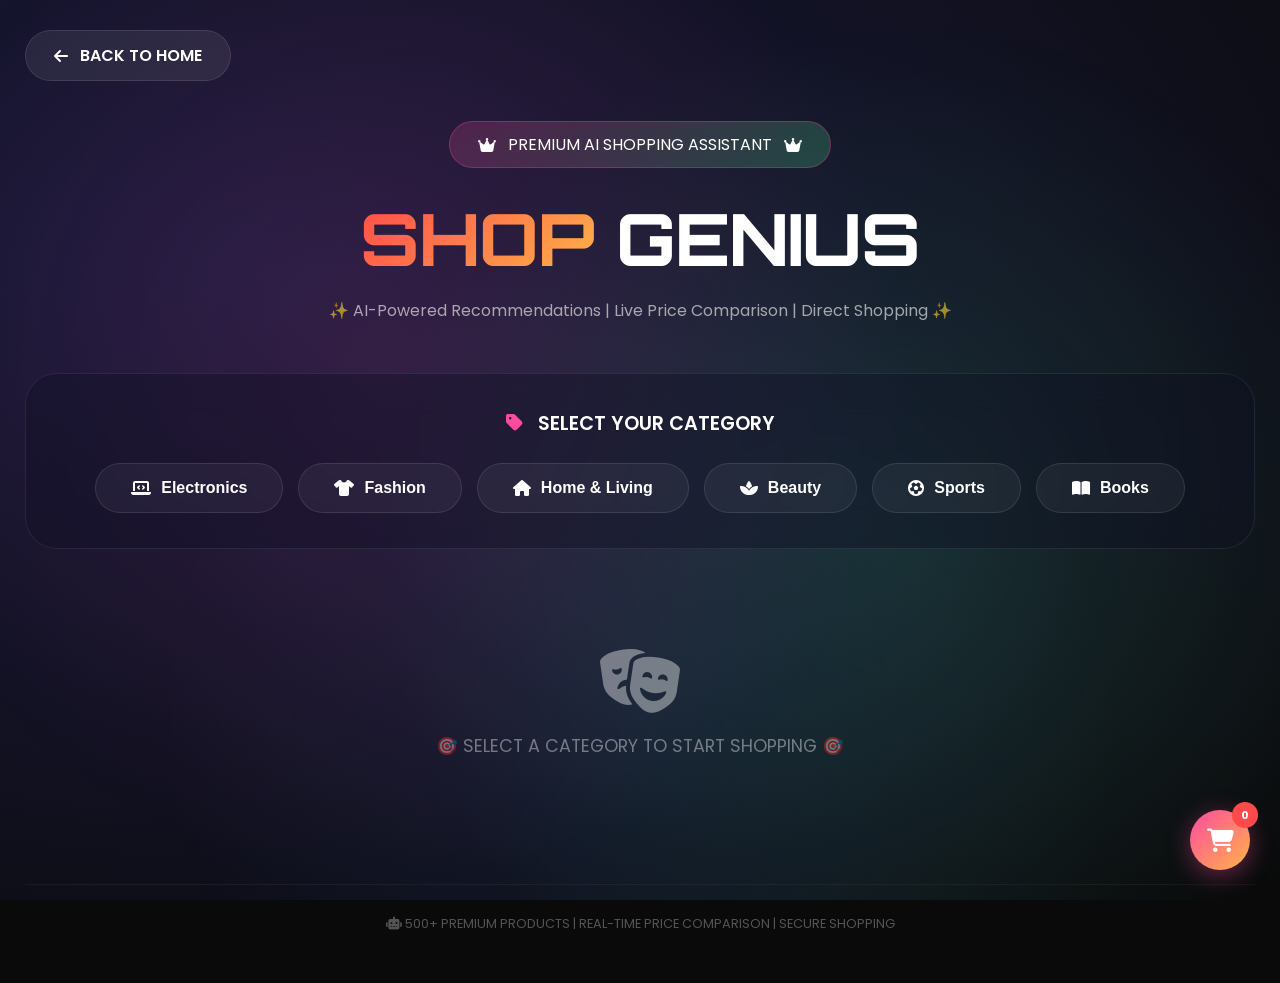
<file: website/products.html>
<!DOCTYPE html>
<html lang="en">
<head>
    <meta charset="UTF-8">
    <meta name="viewport" content="width=device-width, initial-scale=1.0">
    <title>Shop Genius | Premium AI Shopping Experience</title>
    <link href="https://fonts.googleapis.com/css2?family=Orbitron:wght@400;500;600;700;800;900&family=Poppins:wght@300;400;500;600;700;800&display=swap" rel="stylesheet">
    <link rel="stylesheet" href="https://cdnjs.cloudflare.com/ajax/libs/font-awesome/6.5.1/css/all.min.css">
    <style>
        * {
            margin: 0;
            padding: 0;
            box-sizing: border-box;
        }

        body {
            font-family: 'Poppins', sans-serif;
            background: #0a0a0a;
            color: #ffffff;
            overflow-x: hidden;
        }

        /* Premium Animated Background */
        .premium-bg {
            position: fixed;
            top: 0;
            left: 0;
            width: 100%;
            height: 100%;
            background: radial-gradient(ellipse at 20% 30%, #1a1a3e 0%, #0a0a0a 100%);
            z-index: -3;
        }

        .animated-glow {
            position: fixed;
            top: 0;
            left: 0;
            width: 100%;
            height: 100%;
            background: radial-gradient(circle at 30% 40%, rgba(255,74,158,0.12), transparent 50%),
                        radial-gradient(circle at 70% 60%, rgba(74,255,158,0.12), transparent 50%),
                        radial-gradient(circle at 50% 80%, rgba(74,158,255,0.08), transparent 50%);
            z-index: -2;
            animation: slowPulse 8s ease infinite;
        }

        @keyframes slowPulse {
            0%, 100% { opacity: 0.5; }
            50% { opacity: 1; }
        }

        .container {
            max-width: 1400px;
            margin: 0 auto;
            padding: 30px 25px 50px;
            position: relative;
            z-index: 2;
        }

        /* Premium Back Button */
        .back-btn {
            display: inline-flex;
            align-items: center;
            gap: 12px;
            background: rgba(255,255,255,0.08);
            backdrop-filter: blur(20px);
            padding: 12px 28px;
            border-radius: 60px;
            text-decoration: none;
            color: white;
            margin-bottom: 40px;
            transition: all 0.3s ease;
            font-weight: 600;
            border: 1px solid rgba(255,255,255,0.1);
        }

        .back-btn:hover {
            background: linear-gradient(135deg, #ff4a9e, #ffb44a);
            transform: translateX(-8px);
            box-shadow: 0 5px 20px rgba(255,74,158,0.3);
        }

        /* Header */
        .premium-header {
            text-align: center;
            margin-bottom: 50px;
        }

        .crown-badge {
            display: inline-flex;
            align-items: center;
            gap: 12px;
            background: linear-gradient(135deg, rgba(255,74,158,0.2), rgba(74,255,158,0.2));
            backdrop-filter: blur(20px);
            padding: 10px 28px;
            border-radius: 60px;
            margin-bottom: 25px;
            border: 1px solid rgba(255,74,158,0.3);
            animation: borderPulse 2s infinite;
        }

        @keyframes borderPulse {
            0%, 100% { border-color: rgba(255,74,158,0.3); box-shadow: 0 0 0 0 rgba(255,74,158,0.2); }
            50% { border-color: rgba(255,74,158,0.8); box-shadow: 0 0 25px rgba(255,74,158,0.3); }
        }

        .rainbow-text {
            background: linear-gradient(135deg, #ff4a4a, #ffb44a, #4aff9e, #4a9eff, #ff4ae6);
            background-size: 400% 400%;
            -webkit-background-clip: text;
            -webkit-text-fill-color: transparent;
            animation: rainbowFlow 4s ease infinite;
        }

        @keyframes rainbowFlow {
            0%, 100% { background-position: 0% 50%; }
            50% { background-position: 100% 50%; }
        }

        h1 {
            font-size: 4.5rem;
            font-weight: 800;
            margin-bottom: 15px;
            font-family: 'Orbitron', monospace;
            letter-spacing: -1px;
        }

        .subtitle {
            color: rgba(255,255,255,0.6);
            font-size: 1rem;
        }

        /* Category Section */
        .category-section {
            background: rgba(15, 15, 35, 0.4);
            backdrop-filter: blur(20px);
            border-radius: 32px;
            padding: 35px;
            margin-bottom: 30px;
            border: 1px solid rgba(255,255,255,0.08);
        }

        .section-icon {
            text-align: center;
            margin-bottom: 25px;
            font-size: 1.2rem;
            font-weight: 600;
        }

        .section-icon i {
            color: #ff4a9e;
            margin-right: 10px;
        }

        .category-buttons {
            display: flex;
            flex-wrap: wrap;
            gap: 15px;
            justify-content: center;
        }

        .category-btn {
            background: rgba(255,255,255,0.05);
            border: 1px solid rgba(255,255,255,0.1);
            padding: 15px 35px;
            border-radius: 60px;
            font-size: 1rem;
            font-weight: 600;
            cursor: pointer;
            transition: all 0.3s ease;
            color: white;
            display: inline-flex;
            align-items: center;
            gap: 10px;
            position: relative;
            overflow: hidden;
        }

        .category-btn::before {
            content: '';
            position: absolute;
            top: 0;
            left: -100%;
            width: 100%;
            height: 100%;
            background: linear-gradient(90deg, transparent, rgba(255,255,255,0.2), transparent);
            transition: left 0.5s;
        }

        .category-btn:hover::before {
            left: 100%;
        }

        .category-btn:hover {
            background: rgba(255,74,158,0.2);
            transform: translateY(-3px);
            border-color: rgba(255,74,158,0.5);
        }

        .category-btn.active {
            background: linear-gradient(135deg, #ff4a9e, #ffb44a, #4aff9e);
            background-size: 200% 200%;
            color: #000;
            border-color: transparent;
            animation: btnGradient 3s ease infinite;
        }

        @keyframes btnGradient {
            0%, 100% { background-position: 0% 50%; }
            50% { background-position: 100% 50%; }
        }

        /* Price Section */
        .price-section {
            background: rgba(15, 15, 35, 0.4);
            backdrop-filter: blur(20px);
            border-radius: 32px;
            padding: 35px;
            margin-bottom: 30px;
            display: none;
            border: 1px solid rgba(255,255,255,0.08);
        }

        .price-section.visible {
            display: block;
            animation: slideUp 0.5s ease;
        }

        @keyframes slideUp {
            from { opacity: 0; transform: translateY(30px); }
            to { opacity: 1; transform: translateY(0); }
        }

        .price-buttons {
            display: flex;
            flex-wrap: wrap;
            gap: 15px;
            justify-content: center;
            margin-top: 20px;
        }

        .price-btn {
            background: rgba(255,255,255,0.05);
            border: 1px solid rgba(255,255,255,0.1);
            padding: 14px 32px;
            border-radius: 60px;
            font-size: 1rem;
            font-weight: 600;
            cursor: pointer;
            transition: all 0.3s ease;
            color: white;
            display: flex;
            align-items: center;
            gap: 10px;
        }

        .price-btn:hover {
            background: rgba(74,255,158,0.2);
            transform: translateY(-3px);
        }

        .price-btn.active {
            background: linear-gradient(135deg, #4aff9e, #ffb44a);
            color: #000;
            border-color: transparent;
            box-shadow: 0 8px 25px rgba(74,255,158,0.4);
        }

        /* Selected Info */
        .selected-info {
            background: linear-gradient(135deg, rgba(255,74,158,0.15), rgba(74,255,158,0.1));
            border-radius: 28px;
            padding: 20px 30px;
            text-align: center;
            border: 1px solid rgba(255,74,158,0.3);
            margin-bottom: 35px;
            backdrop-filter: blur(20px);
            display: none;
            animation: fadeSlideDown 0.5s ease;
        }

        @keyframes fadeSlideDown {
            from { opacity: 0; transform: translateY(-20px); }
            to { opacity: 1; transform: translateY(0); }
        }

        .selected-info.visible {
            display: block;
        }

        .selected-info span {
            color: #ff4a9e;
            font-weight: bold;
        }

        .product-count-badge {
            background: rgba(255,74,158,0.3);
            padding: 5px 15px;
            border-radius: 30px;
            margin-left: 12px;
            font-size: 0.85rem;
        }

        /* Products Grid */
        .products-grid {
            display: grid;
            grid-template-columns: repeat(auto-fill, minmax(340px, 1fr));
            gap: 28px;
            margin-top: 25px;
        }

        /* Premium Product Card */
        .product-card {
            background: linear-gradient(135deg, rgba(25, 25, 55, 0.7), rgba(15, 15, 35, 0.7));
            backdrop-filter: blur(15px);
            border-radius: 28px;
            padding: 25px;
            transition: all 0.4s cubic-bezier(0.2, 0.9, 0.4, 1.1);
            border: 1px solid rgba(255,255,255,0.08);
            position: relative;
            cursor: pointer;
        }

        .product-card:hover {
            transform: translateY(-10px);
            border-color: rgba(255,74,158,0.5);
            box-shadow: 0 25px 45px rgba(0,0,0,0.5), 0 0 25px rgba(255,74,158,0.2);
        }

        /* Glow Border Effect */
        .product-card::after {
            content: '';
            position: absolute;
            top: -2px;
            left: -2px;
            right: -2px;
            bottom: -2px;
            background: linear-gradient(135deg, #ff4a4a, #ffb44a, #4aff9e, #4a9eff);
            background-size: 400% 400%;
            border-radius: 28px;
            opacity: 0;
            transition: opacity 0.4s ease;
            z-index: -1;
        }

        .product-card:hover::after {
            opacity: 0.5;
            animation: borderRotate 3s linear infinite;
        }

        @keyframes borderRotate {
            0%, 100% { background-position: 0% 50%; }
            50% { background-position: 100% 50%; }
        }

        .product-icon {
            font-size: 3.8rem;
            margin-bottom: 15px;
            text-align: center;
        }

        .product-name {
            font-size: 1.2rem;
            font-weight: 700;
            margin-bottom: 10px;
            text-align: center;
        }

        .product-price {
            font-size: 1.6rem;
            font-weight: 800;
            background: linear-gradient(135deg, #4aff9e, #ffb44a);
            -webkit-background-clip: text;
            -webkit-text-fill-color: transparent;
            text-align: center;
            margin-bottom: 10px;
        }

        .product-rating {
            display: flex;
            align-items: center;
            justify-content: center;
            gap: 6px;
            margin-bottom: 15px;
            color: #ffc107;
            font-size: 0.9rem;
        }

        .product-desc {
            font-size: 0.75rem;
            color: rgba(255,255,255,0.6);
            margin-bottom: 20px;
            line-height: 1.4;
            text-align: center;
        }

        /* Platform Buttons */
        .platform-buttons {
            display: flex;
            gap: 12px;
            justify-content: center;
            margin: 15px 0;
            flex-wrap: wrap;
        }

        .platform-btn {
            background: rgba(255,255,255,0.08);
            border: 1px solid rgba(255,255,255,0.1);
            padding: 8px 16px;
            border-radius: 40px;
            font-size: 0.75rem;
            cursor: pointer;
            transition: all 0.3s ease;
            color: white;
            display: inline-flex;
            align-items: center;
            gap: 8px;
            text-decoration: none;
        }

        .platform-btn.amazon { background: rgba(255,153,0,0.15); }
        .platform-btn.flipkart { background: rgba(40,116,240,0.15); }
        .platform-btn.myntra { background: rgba(233,30,99,0.15); }

        .platform-btn:hover {
            transform: scale(1.05);
        }

        .platform-btn.amazon:hover { background: #ff9900; color: #000; }
        .platform-btn.flipkart:hover { background: #2874f0; }
        .platform-btn.myntra:hover { background: #e91e63; }

        .best-price-tag {
            background: linear-gradient(135deg, #4aff9e, #ffb44a);
            padding: 2px 10px;
            border-radius: 20px;
            font-size: 0.6rem;
            font-weight: 700;
            color: #000;
            margin-left: 8px;
        }

        .button-group {
            display: flex;
            gap: 12px;
            justify-content: center;
            margin-top: 15px;
        }

        .cart-btn {
            background: linear-gradient(135deg, #4aff9e, #ffb44a);
            border: none;
            padding: 10px 24px;
            border-radius: 40px;
            font-size: 0.8rem;
            font-weight: 600;
            cursor: pointer;
            transition: all 0.3s ease;
            color: #000;
            display: inline-flex;
            align-items: center;
            gap: 8px;
            flex: 1;
            justify-content: center;
        }

        .cart-btn:hover {
            transform: scale(1.02);
            box-shadow: 0 5px 15px rgba(74,255,158,0.4);
        }

        .wishlist-btn {
            background: rgba(255,255,255,0.08);
            border: 1px solid rgba(255,255,255,0.15);
            padding: 10px 16px;
            border-radius: 40px;
            font-size: 0.8rem;
            cursor: pointer;
            transition: all 0.3s ease;
            color: white;
        }

        .wishlist-btn:hover, .wishlist-btn.active {
            background: #ff4a4a;
            border-color: transparent;
        }

        .no-products {
            text-align: center;
            padding: 70px;
            color: rgba(255,255,255,0.4);
            grid-column: 1 / -1;
            font-size: 1.1rem;
        }

        /* Cart Modal */
        .cart-modal {
            position: fixed;
            top: 0;
            right: -450px;
            width: 450px;
            height: 100%;
            background: linear-gradient(135deg, #0f0f2a, #050510);
            backdrop-filter: blur(20px);
            z-index: 1000;
            transition: right 0.4s cubic-bezier(0.2, 0.9, 0.4, 1.1);
            border-left: 1px solid rgba(255,74,158,0.3);
        }

        .cart-modal.visible {
            right: 0;
        }

        .cart-header {
            padding: 25px;
            border-bottom: 1px solid rgba(255,255,255,0.1);
            display: flex;
            justify-content: space-between;
            align-items: center;
            background: rgba(0,0,0,0.3);
        }

        .cart-header h3 {
            font-family: 'Orbitron', monospace;
        }

        .cart-items {
            padding: 20px;
            max-height: 55vh;
            overflow-y: auto;
        }

        .cart-item {
            display: flex;
            justify-content: space-between;
            align-items: center;
            padding: 15px;
            margin-bottom: 10px;
            background: rgba(255,255,255,0.05);
            border-radius: 20px;
        }

        .cart-total {
            padding: 25px;
            border-top: 1px solid rgba(255,255,255,0.1);
            position: absolute;
            bottom: 0;
            width: 100%;
            background: rgba(0,0,0,0.5);
        }

        .close-cart {
            background: none;
            border: none;
            color: white;
            font-size: 1.8rem;
            cursor: pointer;
            transition: 0.3s;
        }

        .close-cart:hover {
            color: #ff4a4a;
            transform: rotate(90deg);
        }

        .cart-icon {
            position: fixed;
            bottom: 30px;
            right: 30px;
            background: linear-gradient(135deg, #ff4a9e, #ffb44a);
            width: 60px;
            height: 60px;
            border-radius: 50%;
            display: flex;
            align-items: center;
            justify-content: center;
            cursor: pointer;
            z-index: 99;
            transition: all 0.3s ease;
            box-shadow: 0 5px 25px rgba(255,74,158,0.4);
        }

        .cart-icon:hover {
            transform: scale(1.1);
        }

        .cart-count {
            position: absolute;
            top: -8px;
            right: -8px;
            background: #ff4a4a;
            width: 26px;
            height: 26px;
            border-radius: 50%;
            display: flex;
            align-items: center;
            justify-content: center;
            font-size: 0.7rem;
            font-weight: bold;
        }

        .footer {
            text-align: center;
            margin-top: 55px;
            padding-top: 30px;
            border-top: 1px solid rgba(255,255,255,0.05);
            color: rgba(255,255,255,0.3);
            font-size: 0.8rem;
        }

        @media (max-width: 768px) {
            .container { padding: 15px; }
            h1 { font-size: 2rem; }
            .products-grid { grid-template-columns: 1fr; }
            .cart-modal { width: 100%; right: -100%; }
            .category-btn { padding: 10px 18px; font-size: 0.8rem; }
            .price-btn { padding: 10px 18px; font-size: 0.8rem; }
        }
    </style>
</head>
<body>
    <div class="premium-bg"></div>
    <div class="animated-glow"></div>

    <div class="container">
        <a href="index.html" class="back-btn">
            <i class="fas fa-arrow-left"></i> BACK TO HOME
        </a>

        <div class="premium-header">
            <div class="crown-badge">
                <i class="fas fa-crown"></i> PREMIUM AI SHOPPING ASSISTANT
                <i class="fas fa-crown"></i>
            </div>
            <h1><span class="rainbow-text">SHOP</span> GENIUS</h1>
            <p class="subtitle">✨ AI-Powered Recommendations | Live Price Comparison | Direct Shopping ✨</p>
        </div>

        <!-- Category Selection -->
        <div class="category-section">
            <div class="section-icon">
                <i class="fas fa-tag"></i> SELECT YOUR CATEGORY
            </div>
            <div class="category-buttons" id="categoryButtons">
                <button class="category-btn" data-cat="electronics"><i class="fas fa-laptop-code"></i> Electronics</button>
                <button class="category-btn" data-cat="fashion"><i class="fas fa-tshirt"></i> Fashion</button>
                <button class="category-btn" data-cat="home"><i class="fas fa-home"></i> Home & Living</button>
                <button class="category-btn" data-cat="beauty"><i class="fas fa-spa"></i> Beauty</button>
                <button class="category-btn" data-cat="sports"><i class="fas fa-futbol"></i> Sports</button>
                <button class="category-btn" data-cat="books"><i class="fas fa-book-open"></i> Books</button>
            </div>
        </div>

        <!-- Price Range Section -->
        <div class="price-section" id="priceSection">
            <div class="section-icon">
                <i class="fas fa-rupee-sign"></i> SELECT YOUR BUDGET
            </div>
            <div class="price-buttons" id="priceButtons">
                <button class="price-btn" data-price="budget"><i class="fas fa-coffee"></i> Budget (Under ₹1,000)</button>
                <button class="price-btn" data-price="midrange"><i class="fas fa-chart-line"></i> Mid-Range (₹1K-₹10K)</button>
                <button class="price-btn" data-price="premium"><i class="fas fa-crown"></i> Premium (₹10K+)</button>
            </div>
        </div>

        <!-- Selected Info -->
        <div class="selected-info" id="selectedInfo">
            <i class="fas fa-magic"></i> SHOWING: <span id="selectedCategory">-</span> · <span id="selectedPrice">-</span>
            <span class="product-count-badge" id="productCount"></span>
        </div>

        <!-- Products Grid -->
        <div class="products-grid" id="productsGrid">
            <div class="no-products">
                <i class="fas fa-theater-masks" style="font-size: 4rem; margin-bottom: 20px; display: block;"></i>
                🎯 SELECT A CATEGORY TO START SHOPPING 🎯
            </div>
        </div>

        <div class="footer">
            <i class="fas fa-robot"></i> 500+ PREMIUM PRODUCTS | REAL-TIME PRICE COMPARISON | SECURE SHOPPING
        </div>
    </div>

    <!-- Cart Icon -->
    <div class="cart-icon" id="cartIcon">
        <i class="fas fa-shopping-cart" style="font-size: 1.5rem;"></i>
        <span class="cart-count" id="cartCount">0</span>
    </div>

    <!-- Cart Modal -->
    <div class="cart-modal" id="cartModal">
        <div class="cart-header">
            <h3><i class="fas fa-shopping-bag"></i> YOUR CART</h3>
            <button class="close-cart" id="closeCart">&times;</button>
        </div>
        <div class="cart-items" id="cartItems">
            <p style="text-align: center; color: rgba(255,255,255,0.5); padding: 40px;">Your cart is empty</p>
        </div>
        <div class="cart-total">
            <p style="display: flex; justify-content: space-between; margin-bottom: 15px;">
                <span style="font-size: 1.1rem;">TOTAL:</span>
                <strong id="totalAmount" style="font-size: 1.3rem;">₹0</strong>
            </p>
            <button class="cart-btn" style="width: 100%; background: linear-gradient(135deg, #ff4a4a, #ffb44a); color: white;" onclick="checkout()">
                <i class="fas fa-credit-card"></i> CHECKOUT
            </button>
        </div>
    </div>

    <script>
        // ==================== UNIQUE PRODUCT DATABASE (NO DUPLICATES) ====================
        
        // Product-specific icons
        const iconMap = {
            "Smartphone": "📱", "Laptop": "💻", "Tablet": "📟", "Smartwatch": "⌚", "Earbuds": "🎧",
            "Power Bank": "🔋", "Speaker": "🔊", "Mouse": "🖱️", "Keyboard": "⌨️", "Monitor": "🖥️",
            "T-Shirt": "👕", "Jeans": "👖", "Shoes": "👟", "Jacket": "🧥", "Watch": "⌚",
            "Sofa": "🛋️", "Bed": "🛏️", "Mattress": "🛌", "Table": "🪑", "Chair": "🪑",
            "Face Wash": "🧼", "Lipstick": "💄", "Perfume": "🌸", "Shampoo": "🧴",
            "Yoga Mat": "🧘", "Dumbbell": "🏋️", "Gym": "💪", "Novel": "📖", "Self Help": "📚"
        };

        function getIcon(name) {
            for(let [key, icon] of Object.entries(iconMap)) {
                if(name.includes(key)) return icon;
            }
            return "🛍️";
        }

        // Unique products (ONE PER NAME)
        const productDB = {
            electronics: {
                budget: [
                    { name: "boAt Airdopes 141", price: 1299, rating: 4.3, desc: "Wireless earbuds with 42h battery life", icon: "🎧" },
                    { name: "MI Power Bank 20000mAh", price: 1499, rating: 4.4, desc: "Fast charging power bank", icon: "🔋" },
                    { name: "Portronics Bluetooth Speaker", price: 999, rating: 4.2, desc: "Portable wireless speaker", icon: "🔊" },
                    { name: "Zebronics USB Keyboard", price: 499, rating: 4.1, desc: "Wired multimedia keyboard", icon: "⌨️" },
                    { name: "Ant Esports Gaming Mouse", price: 599, rating: 4.3, desc: "RGB gaming mouse", icon: "🖱️" },
                    { name: "Fastrack Reflex Watch", price: 1799, rating: 4.2, desc: "Smart fitness watch", icon: "⌚" },
                    { name: "Ambrane Selfie Stick", price: 399, rating: 4.0, desc: "Tripod with remote", icon: "📱" },
                    { name: "Realme Buds 2", price: 799, rating: 4.2, desc: "Wired in-ear headphones", icon: "🎧" },
                    { name: "OnePlus Bullets Wireless Z", price: 1999, rating: 4.4, desc: "Wireless neckband", icon: "🎧" },
                    { name: "SanDisk 64GB Pen Drive", price: 499, rating: 4.3, desc: "USB 3.0 flash drive", icon: "💾" }
                ],
                midrange: [
                    { name: "OnePlus Nord CE 3", price: 26999, rating: 4.6, desc: "5G smartphone with 50MP camera", icon: "📱" },
                    { name: "Samsung Galaxy M34", price: 16999, rating: 4.5, desc: "5G with 6000mAh battery", icon: "📱" },
                    { name: "Noise ColorFit Pro 5", price: 4999, rating: 4.5, desc: "Smartwatch with BT calling", icon: "⌚" },
                    { name: "JBL Tune 510BT", price: 3499, rating: 4.4, desc: "Wireless on-ear headphones", icon: "🎧" },
                    { name: "Canon Pixma Printer", price: 8999, rating: 4.3, desc: "All-in-one printer", icon: "🖨️" },
                    { name: "Logitech MK235 Combo", price: 2199, rating: 4.4, desc: "Wireless keyboard mouse", icon: "⌨️" },
                    { name: "HP Pavilion Laptop", price: 59999, rating: 4.5, desc: "Intel i5, 8GB RAM", icon: "💻" },
                    { name: "Dell Wireless Mouse", price: 1199, rating: 4.3, desc: "Ergonomic design", icon: "🖱️" }
                ],
                premium: [
                    { name: "Apple iPhone 15 Pro", price: 134999, rating: 4.9, desc: "A17 Pro chip, titanium design", icon: "📱" },
                    { name: "Samsung Galaxy S24 Ultra", price: 129999, rating: 4.9, desc: "AI smartphone with S Pen", icon: "📱" },
                    { name: "iPad Pro 12.9\"", price: 119900, rating: 4.8, desc: "M2 chip, Liquid Retina XDR", icon: "📟" },
                    { name: "MacBook Air M2", price: 109999, rating: 4.9, desc: "Apple silicon, 18h battery", icon: "💻" },
                    { name: "Sony WH-1000XM5", price: 29990, rating: 4.8, desc: "Industry-leading noise cancellation", icon: "🎧" },
                    { name: "Dell XPS 15", price: 189990, rating: 4.8, desc: "Premium creator laptop", icon: "💻" }
                ]
            },
            fashion: {
                budget: [
                    { name: "Men's Cotton T-Shirt", price: 399, rating: 4.2, desc: "Premium quality round neck", icon: "👕" },
                    { name: "Women's Jeggings", price: 599, rating: 4.3, desc: "Stretchable comfortable fit", icon: "👖" },
                    { name: "Casual Sneakers", price: 899, rating: 4.1, desc: "Lightweight sports shoes", icon: "👟" },
                    { name: "Men's Denim Jeans", price: 999, rating: 4.3, desc: "Regular fit blue jeans", icon: "👖" },
                    { name: "Women's Top", price: 349, rating: 4.2, desc: "Cotton trendy top", icon: "👚" },
                    { name: "Leather Belt", price: 299, rating: 4.1, desc: "Genuine leather", icon: "⛓️" },
                    { name: "Cotton Socks Pack", price: 199, rating: 4.2, desc: "6 pairs pack", icon: "🧦" }
                ],
                midrange: [
                    { name: "Levi's 501 Jeans", price: 3999, rating: 4.6, desc: "Original button fly jeans", icon: "👖" },
                    { name: "Nike Air Max", price: 7999, rating: 4.7, desc: "Iconic running shoes", icon: "👟" },
                    { name: "Roadster Jacket", price: 2999, rating: 4.5, desc: "Quilted bomber jacket", icon: "🧥" },
                    { name: "H&M Party Dress", price: 2499, rating: 4.5, desc: "Elegant floral dress", icon: "👗" },
                    { name: "Fastrack Backpack", price: 1299, rating: 4.4, desc: "Stylish laptop backpack", icon: "🎒" },
                    { name: "Fossil Chronograph Watch", price: 8999, rating: 4.6, desc: "Premium stainless steel", icon: "⌚" }
                ],
                premium: [
                    { name: "Gucci GG Marmont Bag", price: 185000, rating: 4.9, desc: "Matelassé leather bag", icon: "👜" },
                    { name: "Louis Vuitton Belt", price: 55000, rating: 4.8, desc: "Monogram canvas belt", icon: "💼" },
                    { name: "Burberry Scarf", price: 32000, rating: 4.8, desc: "Classic check cashmere", icon: "🧣" },
                    { name: "Armani Exchange Watch", price: 25000, rating: 4.7, desc: "Chronograph stainless steel", icon: "⌚" },
                    { name: "Ray-Ban Aviator", price: 12000, rating: 4.7, desc: "Classic gold frame sunglasses", icon: "🕶️" }
                ]
            },
            home: {
                budget: [
                    { name: "Decorative Wall Clock", price: 499, rating: 4.2, desc: "Silent quartz movement", icon: "🕰️" },
                    { name: "Memory Foam Pillow", price: 799, rating: 4.3, desc: "Orthopedic cervical pillow", icon: "🛌" },
                    { name: "Indoor Plant Set", price: 599, rating: 4.1, desc: "3 succulent plants with pots", icon: "🌵" },
                    { name: "Bath Towel Set", price: 699, rating: 4.2, desc: "4 pcs premium cotton", icon: "🧺" },
                    { name: "Kitchen Knife Set", price: 899, rating: 4.3, desc: "Stainless steel 5 pcs", icon: "🔪" }
                ],
                midrange: [
                    { name: "Memory Foam Mattress", price: 12999, rating: 4.6, desc: "6 inch orthopedic bed", icon: "🛏️" },
                    { name: "Air Purifier", price: 8999, rating: 4.5, desc: "HEPA filter for 300 sq ft", icon: "💨" },
                    { name: "3-Seater Sofa", price: 25999, rating: 4.6, desc: "Fabric sofa with cushion", icon: "🛋️" },
                    { name: "Dining Table 6 Seater", price: 19999, rating: 4.5, desc: "Wooden finish table", icon: "🍽️" },
                    { name: "Robot Vacuum", price: 14999, rating: 4.4, desc: "Smart navigation vacuum", icon: "🤖" }
                ],
                premium: [
                    { name: "King Size Bed", price: 85000, rating: 4.8, desc: "Solid wood with storage", icon: "🛏️" },
                    { name: "Italian Marble Dining", price: 120000, rating: 4.9, desc: "8-seater premium table", icon: "🍽️" },
                    { name: "Smart Home System", price: 55000, rating: 4.7, desc: "Full home automation", icon: "🏠" },
                    { name: "Leather Recliner", price: 45000, rating: 4.8, desc: "Electric massage recliner", icon: "🪑" }
                ]
            },
            beauty: {
                budget: [
                    { name: "Charcoal Face Wash", price: 299, rating: 4.3, desc: "Deep cleansing face wash", icon: "🧼" },
                    { name: "Nail Polish Set", price: 199, rating: 4.2, desc: "6 vibrant colors", icon: "💅" },
                    { name: "Vitamin E Lip Balm", price: 99, rating: 4.1, desc: "Moisturizing lip balm", icon: "💋" },
                    { name: "Coconut Hair Oil", price: 249, rating: 4.3, desc: "Natural hair care", icon: "💆" }
                ],
                midrange: [
                    { name: "Luxury Perfume Gift Set", price: 1999, rating: 4.5, desc: "3 premium fragrances", icon: "🌸" },
                    { name: "Hair Straightener", price: 2499, rating: 4.4, desc: "Ceramic professional", icon: "💇" },
                    { name: "Professional Makeup Kit", price: 3499, rating: 4.6, desc: "30 pcs full makeup set", icon: "💄" },
                    { name: "Vitamin C Serum", price: 999, rating: 4.5, desc: "Brightening skincare", icon: "✨" }
                ],
                premium: [
                    { name: "Dyson Supersonic", price: 36000, rating: 4.9, desc: "Professional hair dryer", icon: "💨" },
                    { name: "Chanel No.5 Perfume", price: 12000, rating: 4.8, desc: "Iconic fragrance", icon: "🌸" },
                    { name: "Philips Lumea IPL", price: 32000, rating: 4.7, desc: "Hair removal device", icon: "✨" }
                ]
            },
            sports: {
                budget: [
                    { name: "Premium Yoga Mat", price: 499, rating: 4.3, desc: "Non-slip exercise mat", icon: "🧘" },
                    { name: "Adjustable Jump Rope", price: 199, rating: 4.2, desc: "Speed rope with counter", icon: "🪢" },
                    { name: "Dumbbell Set 5kg", price: 999, rating: 4.4, desc: "Pair with stand", icon: "🏋️" },
                    { name: "Resistance Bands", price: 349, rating: 4.3, desc: "4 levels resistance", icon: "💪" }
                ],
                midrange: [
                    { name: "Smart Fitness Band", price: 3999, rating: 4.5, desc: "Heart rate monitor", icon: "⌚" },
                    { name: "Cycle Helmet", price: 1299, rating: 4.4, desc: "Ventilated safety helmet", icon: "🚴" },
                    { name: "English Willow Bat", price: 2999, rating: 4.5, desc: "Professional cricket bat", icon: "🏏" },
                    { name: "Football Shoes", price: 2499, rating: 4.4, desc: "Studded turf shoes", icon: "⚽" }
                ],
                premium: [
                    { name: "Home Gym Setup", price: 35000, rating: 4.8, desc: "Multi-function station", icon: "🏋️" },
                    { name: "Smart Treadmill", price: 55000, rating: 4.9, desc: "Foldable with app connect", icon: "🏃" },
                    { name: "Arc Trainer", price: 75000, rating: 4.8, desc: "Full body workout", icon: "🏃" }
                ]
            },
            books: {
                budget: [
                    { name: "Atomic Habits", price: 299, rating: 4.8, desc: "James Clear bestseller", icon: "📖" },
                    { name: "The Psychology of Money", price: 199, rating: 4.7, desc: "Morgan Housel", icon: "📚" },
                    { name: "Rich Dad Poor Dad", price: 250, rating: 4.7, desc: "Robert Kiyosaki", icon: "📕" },
                    { name: "Notebook Set", price: 149, rating: 4.3, desc: "3 ruled notebooks", icon: "📓" }
                ],
                midrange: [
                    { name: "Think & Grow Rich", price: 399, rating: 4.7, desc: "Napoleon Hill classic", icon: "📘" },
                    { name: "Deep Work", price: 499, rating: 4.6, desc: "Cal Newport", icon: "📗" },
                    { name: "The Alchemist", price: 350, rating: 4.8, desc: "Paulo Coelho", icon: "📙" },
                    { name: "Dictionary Set", price: 899, rating: 4.4, desc: "English dictionary + thesaurus", icon: "📚" }
                ],
                premium: [
                    { name: "Harry Potter Box Set", price: 3999, rating: 4.9, desc: "7 books hardcover", icon: "✨" },
                    { name: "Encyclopaedia Britannica", price: 12000, rating: 4.8, desc: "32 volumes set", icon: "📚" },
                    { name: "Leather Diary", price: 2499, rating: 4.7, desc: "Genuine leather journal", icon: "📔" }
                ]
            }
        };

        let currentCategory = null;
        let currentPrice = null;
        let cart = [];

        function updateCartDisplay() {
            document.getElementById('cartCount').textContent = cart.length;
            const cartItems = document.getElementById('cartItems');
            const totalAmount = document.getElementById('totalAmount');
            
            if(cart.length === 0) {
                cartItems.innerHTML = '<p style="text-align: center; color: rgba(255,255,255,0.5); padding: 40px;">Your cart is empty</p>';
                totalAmount.textContent = '₹0';
                return;
            }
            
            cartItems.innerHTML = cart.map((item, idx) => `
                <div class="cart-item">
                    <div>
                        <strong>${item.name}</strong><br>
                        <small style="color: #4aff9e;">₹${item.price.toLocaleString()}</small>
                    </div>
                    <button onclick="removeFromCart(${idx})" style="background:#ff4a4a; border:none; padding:5px 12px; border-radius:25px; color:white; cursor:pointer;">
                        <i class="fas fa-trash"></i> Remove
                    </button>
                </div>
            `).join('');
            totalAmount.textContent = `₹${cart.reduce((s,i)=>s+i.price,0).toLocaleString()}`;
        }

        function addToCart(product) {
            cart.push(product);
            updateCartDisplay();
            showNotification(`🎉 ${product.name} added to cart!`, "#4aff9e");
        }

        function removeFromCart(index) {
            cart.splice(index, 1);
            updateCartDisplay();
        }

        function checkout() {
            if(cart.length === 0) { showNotification("🛒 Your cart is empty!", "#ff4a4a"); return; }
            showNotification(`✅ Order placed! Total: ₹${cart.reduce((s,i)=>s+i.price,0).toLocaleString()}`, "#4aff9e");
            cart = [];
            updateCartDisplay();
        }

        function showNotification(msg, bg) {
            const notif = document.createElement('div');
            notif.style.cssText = `position:fixed; bottom:100px; right:30px; background:${bg || 'linear-gradient(135deg,#4aff9e,#ffb44a)'}; color:#000; padding:14px 28px; border-radius:50px; font-weight:600; z-index:1000; animation:fadeInOut 2s ease; box-shadow:0 5px 20px rgba(0,0,0,0.3);`;
            notif.innerHTML = `<i class="fas ${msg.includes('added') ? 'fa-check-circle' : 'fa-truck'}"></i> ${msg}`;
            document.body.appendChild(notif);
            setTimeout(() => notif.remove(), 2000);
        }

        function openPlatform(product, platform) {
            const searchUrl = `https://www.${platform}.com/s?k=${encodeURIComponent(product.name)}`;
            window.open(searchUrl, '_blank');
            showNotification(`🔍 Searching ${product.name} on ${platform.toUpperCase()}...`, "#ffb44a");
        }

        function getBestPrice(product, platform) {
            let price = product.price;
            if(platform === 'amazon') return Math.floor(price);
            if(platform === 'flipkart') return Math.floor(price * 0.95);
            if(platform === 'myntra') return Math.floor(price * 0.97);
            return price;
        }

        function displayProducts() {
            if(!currentCategory || !currentPrice) return;
            
            const products = productDB[currentCategory]?.[currentPrice];
            const grid = document.getElementById('productsGrid');
            
            if(!products || products.length === 0) {
                grid.innerHTML = '<div class="no-products"><i class="fas fa-sad-tear"></i><br>No products in this range</div>';
                return;
            }
            
            document.getElementById('selectedInfo').classList.add('visible');
            document.getElementById('selectedCategory').innerHTML = document.querySelector(`.category-btn.active`).innerHTML.split('<')[0];
            document.getElementById('selectedPrice').innerHTML = currentPrice === 'budget' ? 'Budget (Under ₹1,000)' : (currentPrice === 'midrange' ? 'Mid-Range (₹1K-₹10K)' : 'Premium (₹10K+)');
            document.getElementById('productCount').innerHTML = `${products.length} products`;
            
            grid.innerHTML = products.map(p => {
                const fullStars = Math.floor(p.rating);
                const halfStar = p.rating % 1 >= 0.5;
                const amazonPrice = getBestPrice(p, 'amazon');
                const flipkartPrice = getBestPrice(p, 'flipkart');
                const myntraPrice = getBestPrice(p, 'myntra');
                const bestPrice = Math.min(amazonPrice, flipkartPrice, myntraPrice);
                
                return `
                    <div class="product-card">
                        <div class="product-icon">${p.icon}</div>
                        <div class="product-name">${p.name}</div>
                        <div class="product-price">₹${p.price.toLocaleString()}</div>
                        <div class="product-rating">
                            ${'★'.repeat(fullStars)}${halfStar ? '½' : ''}${'☆'.repeat(5 - Math.ceil(p.rating))}
                            <span style="color:white; margin-left:5px;">${p.rating}/5</span>
                        </div>
                        <div class="product-desc">${p.desc}</div>
                        <div class="platform-buttons">
                            <button class="platform-btn amazon" onclick="openPlatform({name:'${p.name.replace(/'/g, "\\'")}'}, 'amazon')">
                                <i class="fab fa-amazon"></i> Amazon ₹${amazonPrice.toLocaleString()} ${amazonPrice === bestPrice ? '<span class="best-price-tag">BEST</span>' : ''}
                            </button>
                            <button class="platform-btn flipkart" onclick="openPlatform({name:'${p.name.replace(/'/g, "\\'")}'}, 'flipkart')">
                                <i class="fas fa-shopping-cart"></i> Flipkart ₹${flipkartPrice.toLocaleString()}
                            </button>
                            <button class="platform-btn myntra" onclick="openPlatform({name:'${p.name.replace(/'/g, "\\'")}'}, 'myntra')">
                                <i class="fas fa-tshirt"></i> Myntra ₹${myntraPrice.toLocaleString()}
                            </button>
                        </div>
                        <div class="button-group">
                            <button class="cart-btn" onclick="addToCart({name:'${p.name.replace(/'/g, "\\'")}', price:${p.price}})">
                                <i class="fas fa-cart-plus"></i> ADD TO CART
                            </button>
                            <button class="wishlist-btn" onclick="this.classList.toggle('active')">
                                <i class="far fa-heart"></i>
                            </button>
                        </div>
                    </div>
                `;
            }).join('');
        }

        // Category selection
        document.querySelectorAll('.category-btn').forEach(btn => {
            btn.addEventListener('click', () => {
                document.querySelectorAll('.category-btn').forEach(b => b.classList.remove('active'));
                btn.classList.add('active');
                currentCategory = btn.dataset.cat;
                document.getElementById('priceSection').classList.add('visible');
                currentPrice = null;
                document.querySelectorAll('.price-btn').forEach(p => p.classList.remove('active'));
                document.getElementById('productsGrid').innerHTML = '<div class="no-products"><i class="fas fa-magic"></i><br>Select a price range to see products</div>';
                document.getElementById('selectedInfo').classList.remove('visible');
            });
        });

        // Price selection
        document.querySelectorAll('.price-btn').forEach(btn => {
            btn.addEventListener('click', () => {
                document.querySelectorAll('.price-btn').forEach(b => b.classList.remove('active'));
                btn.classList.add('active');
                currentPrice = btn.dataset.price;
                displayProducts();
            });
        });

        // Cart modal
        const cartIcon = document.getElementById('cartIcon');
        const cartModal = document.getElementById('cartModal');
        const closeCart = document.getElementById('closeCart');
        
        cartIcon.onclick = () => cartModal.classList.add('visible');
        closeCart.onclick = () => cartModal.classList.remove('visible');
        document.addEventListener('click', (e) => {
            if(cartModal.classList.contains('visible') && !cartModal.contains(e.target) && e.target !== cartIcon)
                cartModal.classList.remove('visible');
        });

        // CSS animation
        const style = document.createElement('style');
        style.textContent = `@keyframes fadeInOut{0%{opacity:0;transform:translateX(50px);}20%{opacity:1;transform:translateX(0);}80%{opacity:1;transform:translateX(0);}100%{opacity:0;transform:translateX(50px);}}`;
        document.head.appendChild(style);
    </script>
</body>
</html>
</file>
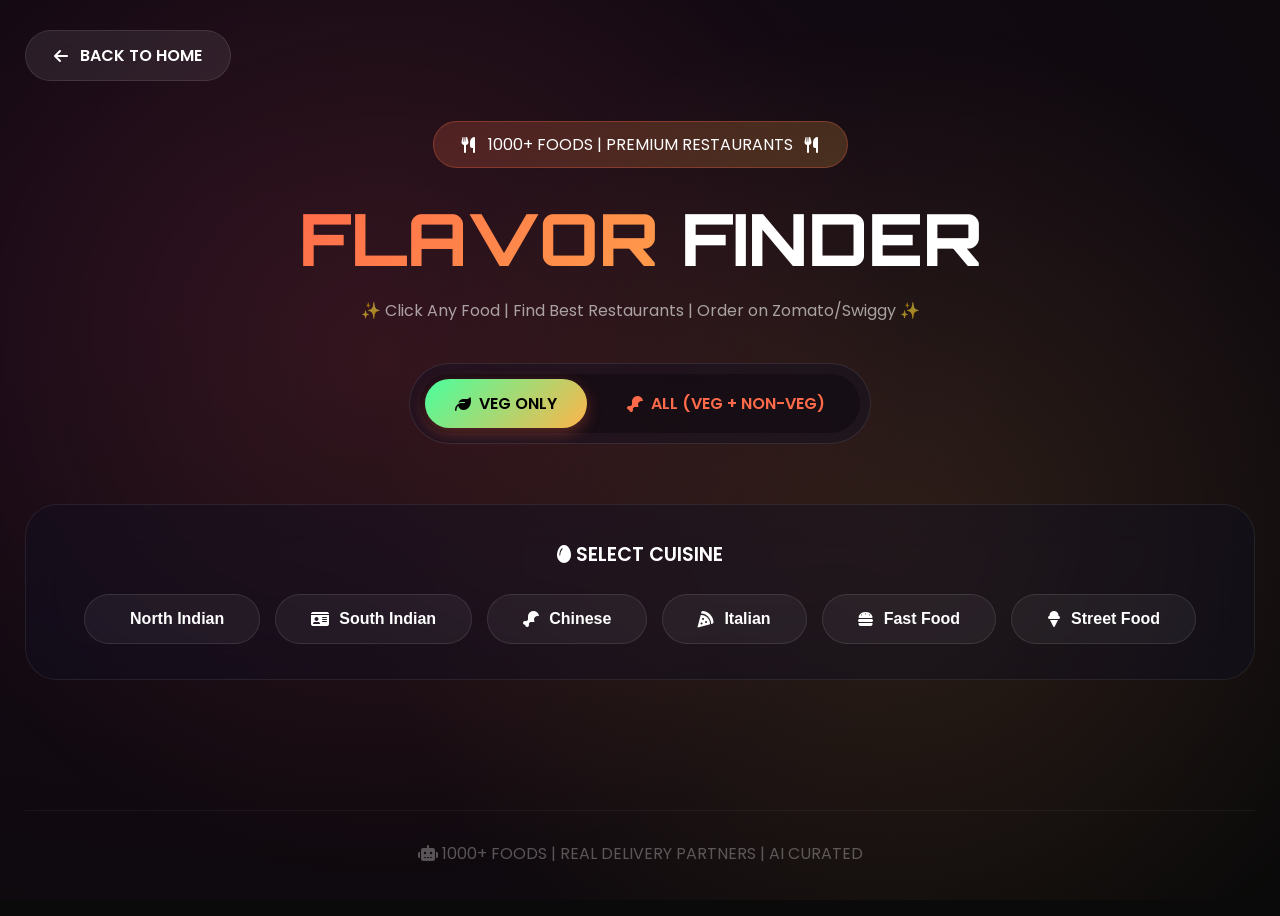
<file: website/restaurants.html>
<!DOCTYPE html>
<html lang="en">
<head>
    <meta charset="UTF-8">
    <meta name="viewport" content="width=device-width, initial-scale=1.0">
    <title>Flavor Finder | Ultimate Food Discovery</title>
    <link href="https://fonts.googleapis.com/css2?family=Orbitron:wght@400;500;600;700;800;900&family=Poppins:wght@300;400;500;600;700;800&display=swap" rel="stylesheet">
    <link rel="stylesheet" href="https://cdnjs.cloudflare.com/ajax/libs/font-awesome/6.5.1/css/all.min.css">
    <style>
        * {
            margin: 0;
            padding: 0;
            box-sizing: border-box;
        }

        body {
            font-family: 'Poppins', sans-serif;
            background: #0a0a0a;
            color: #ffffff;
            overflow-x: hidden;
        }

        /* Premium Animated Background */
        .food-bg {
            position: fixed;
            top: 0;
            left: 0;
            width: 100%;
            height: 100%;
            background: radial-gradient(ellipse at 20% 30%, #1a0a1a 0%, #0a0a0a 100%);
            z-index: -3;
        }

        .food-glow {
            position: fixed;
            top: 0;
            left: 0;
            width: 100%;
            height: 100%;
            background: radial-gradient(circle at 30% 40%, rgba(255,107,74,0.12), transparent 50%),
                        radial-gradient(circle at 70% 60%, rgba(255,180,74,0.12), transparent 50%);
            z-index: -2;
            animation: foodPulse 8s ease infinite;
        }

        @keyframes foodPulse {
            0%, 100% { opacity: 0.5; }
            50% { opacity: 1; }
        }

        /* Floating Food Particles */
        .food-particle {
            position: fixed;
            font-size: 1rem;
            opacity: 0.1;
            pointer-events: none;
            animation: floatFood 20s linear infinite;
            z-index: -1;
        }

        @keyframes floatFood {
            0% { transform: translateY(100vh) rotate(0deg); opacity: 0; }
            10% { opacity: 0.15; }
            90% { opacity: 0.15; }
            100% { transform: translateY(-10vh) rotate(360deg); opacity: 0; }
        }

        .container {
            max-width: 1400px;
            margin: 0 auto;
            padding: 30px 25px 50px;
            position: relative;
            z-index: 2;
        }

        /* Back Button */
        .back-btn {
            display: inline-flex;
            align-items: center;
            gap: 12px;
            background: rgba(255,255,255,0.08);
            backdrop-filter: blur(20px);
            padding: 12px 28px;
            border-radius: 60px;
            text-decoration: none;
            color: white;
            margin-bottom: 40px;
            transition: all 0.3s ease;
            font-weight: 600;
            border: 1px solid rgba(255,255,255,0.1);
        }

        .back-btn:hover {
            background: linear-gradient(135deg, #ff6b4a, #ffb44a);
            transform: translateX(-8px);
        }

        /* Header */
        .premium-header {
            text-align: center;
            margin-bottom: 40px;
        }

        .food-badge {
            display: inline-flex;
            align-items: center;
            gap: 12px;
            background: linear-gradient(135deg, rgba(255,107,74,0.2), rgba(255,180,74,0.2));
            backdrop-filter: blur(20px);
            padding: 10px 28px;
            border-radius: 60px;
            margin-bottom: 25px;
            border: 1px solid rgba(255,107,74,0.3);
            animation: foodBorderPulse 2s infinite;
        }

        @keyframes foodBorderPulse {
            0%, 100% { border-color: rgba(255,107,74,0.3); box-shadow: 0 0 0 0 rgba(255,107,74,0.2); }
            50% { border-color: rgba(255,107,74,0.8); box-shadow: 0 0 25px rgba(255,107,74,0.3); }
        }

        .gradient-text {
            background: linear-gradient(135deg, #ff6b4a, #ffb44a, #ff4a9e);
            background-size: 300% 300%;
            -webkit-background-clip: text;
            -webkit-text-fill-color: transparent;
            animation: gradientFlow 4s ease infinite;
        }

        @keyframes gradientFlow {
            0%, 100% { background-position: 0% 50%; }
            50% { background-position: 100% 50%; }
        }

        h1 {
            font-size: 4.5rem;
            font-weight: 800;
            margin-bottom: 15px;
            font-family: 'Orbitron', monospace;
        }

        .subtitle {
            color: rgba(255,255,255,0.6);
            font-size: 1rem;
        }

        /* Veg/Non-Veg Toggle Slider */
        .toggle-section {
            background: rgba(15, 15, 35, 0.4);
            backdrop-filter: blur(20px);
            border-radius: 60px;
            padding: 10px;
            margin-bottom: 30px;
            display: inline-flex;
            width: auto;
            border: 1px solid rgba(255,255,255,0.1);
        }

        .toggle-switch {
            display: flex;
            gap: 10px;
            background: rgba(0,0,0,0.3);
            border-radius: 50px;
            padding: 5px;
        }

        .toggle-option {
            padding: 12px 30px;
            border-radius: 50px;
            cursor: pointer;
            font-weight: 600;
            transition: all 0.3s ease;
            display: flex;
            align-items: center;
            gap: 8px;
        }

        .toggle-option.veg {
            color: #4aff9e;
        }

        .toggle-option.nonveg {
            color: #ff6b4a;
        }

        .toggle-option.active {
            background: linear-gradient(135deg, #ff6b4a, #ffb44a);
            color: #000;
            box-shadow: 0 5px 15px rgba(255,107,74,0.3);
        }

        .toggle-option.veg.active {
            background: linear-gradient(135deg, #4aff9e, #ffb44a);
        }

        /* Cuisine Section */
        .cuisine-section {
            background: rgba(15, 15, 35, 0.4);
            backdrop-filter: blur(20px);
            border-radius: 32px;
            padding: 35px;
            margin-bottom: 30px;
            border: 1px solid rgba(255,255,255,0.08);
        }

        .section-icon {
            text-align: center;
            margin-bottom: 25px;
            font-size: 1.2rem;
            font-weight: 600;
        }

        .cuisine-buttons {
            display: flex;
            flex-wrap: wrap;
            gap: 15px;
            justify-content: center;
        }

        .cuisine-btn {
            background: rgba(255,255,255,0.05);
            border: 1px solid rgba(255,255,255,0.1);
            padding: 15px 35px;
            border-radius: 60px;
            font-size: 1rem;
            font-weight: 600;
            cursor: pointer;
            transition: all 0.3s ease;
            color: white;
            display: inline-flex;
            align-items: center;
            gap: 10px;
        }

        .cuisine-btn:hover {
            background: rgba(255,107,74,0.2);
            transform: translateY(-3px);
        }

        .cuisine-btn.active {
            background: linear-gradient(135deg, #ff6b4a, #ffb44a);
            color: #000;
            border-color: transparent;
        }

        /* Foods Grid */
        .foods-grid {
            display: grid;
            grid-template-columns: repeat(auto-fill, minmax(200px, 1fr));
            gap: 20px;
            margin-top: 20px;
            max-height: 500px;
            overflow-y: auto;
            padding: 10px;
        }

        .foods-grid::-webkit-scrollbar {
            width: 8px;
        }

        .foods-grid::-webkit-scrollbar-track {
            background: rgba(255,255,255,0.05);
            border-radius: 10px;
        }

        .foods-grid::-webkit-scrollbar-thumb {
            background: #ff6b4a;
            border-radius: 10px;
        }

        .food-card {
            background: rgba(255,255,255,0.05);
            backdrop-filter: blur(10px);
            border-radius: 20px;
            padding: 20px;
            text-align: center;
            cursor: pointer;
            transition: all 0.3s ease;
            border: 1px solid rgba(255,255,255,0.08);
            position: relative;
        }

        .food-card:hover {
            transform: translateY(-5px);
            border-color: #ff6b4a;
            box-shadow: 0 10px 25px rgba(255,107,74,0.2);
        }

        .food-veg-badge {
            position: absolute;
            top: 10px;
            right: 10px;
            width: 20px;
            height: 20px;
            border-radius: 50%;
        }

        .food-veg-badge.veg { background: #4aff9e; box-shadow: 0 0 10px #4aff9e; }
        .food-veg-badge.nonveg { background: #ff4a4a; box-shadow: 0 0 10px #ff4a4a; }

        .food-icon {
            font-size: 2.5rem;
            margin-bottom: 10px;
        }

        .food-name {
            font-size: 0.9rem;
            font-weight: 600;
            margin-bottom: 5px;
        }

        .food-price {
            font-size: 0.8rem;
            color: #ffb44a;
        }

        .selected-info {
            background: linear-gradient(135deg, rgba(255,107,74,0.15), rgba(255,180,74,0.1));
            border-radius: 28px;
            padding: 20px 30px;
            text-align: center;
            border: 1px solid rgba(255,107,74,0.3);
            margin: 25px 0;
            backdrop-filter: blur(20px);
            display: none;
        }

        .selected-info.visible {
            display: block;
        }

        /* Restaurants Grid */
        .restaurants-grid {
            display: grid;
            grid-template-columns: repeat(auto-fill, minmax(320px, 1fr));
            gap: 25px;
            margin-top: 25px;
        }

        .restaurant-card {
            background: linear-gradient(135deg, rgba(25, 25, 55, 0.7), rgba(15, 15, 35, 0.7));
            backdrop-filter: blur(15px);
            border-radius: 28px;
            padding: 25px;
            transition: all 0.4s ease;
            border: 1px solid rgba(255,255,255,0.08);
        }

        .restaurant-card:hover {
            transform: translateY(-8px);
            border-color: #ff6b4a;
        }

        .restaurant-header {
            display: flex;
            align-items: center;
            gap: 15px;
            margin-bottom: 15px;
        }

        .restaurant-icon {
            font-size: 2.5rem;
        }

        .restaurant-name {
            font-size: 1.2rem;
            font-weight: 700;
            margin-bottom: 5px;
        }

        .restaurant-rating {
            display: flex;
            align-items: center;
            gap: 5px;
            color: #ffc107;
            font-size: 0.8rem;
        }

        .restaurant-price {
            font-size: 0.85rem;
            color: #ffb44a;
            margin-bottom: 10px;
        }

        .order-buttons {
            display: flex;
            gap: 12px;
            margin-top: 15px;
        }

        .order-btn {
            flex: 1;
            padding: 10px;
            border-radius: 40px;
            font-size: 0.75rem;
            font-weight: 600;
            cursor: pointer;
            transition: all 0.3s ease;
            text-align: center;
            border: none;
        }

        .order-btn.zomato {
            background: linear-gradient(135deg, #cc2b5e, #753a88);
            color: white;
        }

        .order-btn.swiggy {
            background: linear-gradient(135deg, #fc8019, #fd7800);
            color: white;
        }

        .order-btn:hover {
            transform: scale(1.02);
        }

        .no-items {
            text-align: center;
            padding: 60px;
            color: rgba(255,255,255,0.4);
            grid-column: 1 / -1;
        }

        .footer {
            text-align: center;
            margin-top: 55px;
            padding-top: 30px;
            border-top: 1px solid rgba(255,255,255,0.05);
            color: rgba(255,255,255,0.3);
        }

        @media (max-width: 768px) {
            .container { padding: 15px; }
            h1 { font-size: 2rem; }
            .foods-grid { grid-template-columns: repeat(auto-fill, minmax(150px, 1fr)); }
            .cuisine-btn { padding: 10px 18px; font-size: 0.8rem; }
        }
    </style>
</head>
<body>
    <div class="food-bg"></div>
    <div class="food-glow"></div>

    <div class="container">
        <a href="index.html" class="back-btn">
            <i class="fas fa-arrow-left"></i> BACK TO HOME
        </a>

        <div class="premium-header">
            <div class="food-badge">
                <i class="fas fa-utensils"></i> 1000+ FOODS | PREMIUM RESTAURANTS
                <i class="fas fa-utensils"></i>
            </div>
            <h1><span class="gradient-text">FLAVOR</span> FINDER</h1>
            <p class="subtitle">✨ Click Any Food | Find Best Restaurants | Order on Zomato/Swiggy ✨</p>
        </div>

        <!-- Veg/Non-Veg Toggle -->
        <div style="display: flex; justify-content: center; margin-bottom: 30px;">
            <div class="toggle-section">
                <div class="toggle-switch" id="dietToggle">
                    <div class="toggle-option veg active" data-diet="veg">
                        <i class="fas fa-leaf"></i> VEG ONLY
                    </div>
                    <div class="toggle-option nonveg" data-diet="nonveg">
                        <i class="fas fa-drumstick-bite"></i> ALL (VEG + NON-VEG)
                    </div>
                </div>
            </div>
        </div>

        <!-- Cuisine Selection -->
        <div class="cuisine-section">
            <div class="section-icon">
                <i class="fas fa-egg"></i> SELECT CUISINE
            </div>
            <div class="cuisine-buttons" id="cuisineButtons">
                <button class="cuisine-btn" data-cuisine="northindian"><i class="fas fa-naan"></i> North Indian</button>
                <button class="cuisine-btn" data-cuisine="southindian"><i class="fas fa-id-card"></i> South Indian</button>
                <button class="cuisine-btn" data-cuisine="chinese"><i class="fas fa-drumstick-bite"></i> Chinese</button>
                <button class="cuisine-btn" data-cuisine="italian"><i class="fas fa-pizza-slice"></i> Italian</button>
                <button class="cuisine-btn" data-cuisine="fastfood"><i class="fas fa-hamburger"></i> Fast Food</button>
                <button class="cuisine-btn" data-cuisine="streetfood"><i class="fas fa-ice-cream"></i> Street Food</button>
            </div>
        </div>

        <!-- Foods Grid -->
        <div class="foods-grid" id="foodsGrid"></div>

        <!-- Selected Info -->
        <div class="selected-info" id="selectedInfo">
            <i class="fas fa-hotel"></i> BEST RESTAURANTS FOR: <strong id="selectedFoodName">-</strong>
        </div>

        <!-- Restaurants Grid -->
        <div class="restaurants-grid" id="restaurantsGrid"></div>

        <div class="footer">
            <i class="fas fa-robot"></i> 1000+ FOODS | REAL DELIVERY PARTNERS | AI CURATED
        </div>
    </div>

    <script>
        // Floating Food Particles
        const foods = ["🍕", "🍔", "🌮", "🍜", "🍛", "🍣", "🥘", "🍝", "🥗", "🍚", "🍲", "🥟", "🍦", "🍩", "🥨"];
        for(let i = 0; i < 40; i++) {
            const particle = document.createElement('div');
            particle.className = 'food-particle';
            particle.textContent = foods[Math.floor(Math.random() * foods.length)];
            particle.style.left = Math.random() * 100 + '%';
            particle.style.animationDelay = Math.random() * 15 + 's';
            particle.style.animationDuration = 15 + Math.random() * 10 + 's';
            particle.style.fontSize = Math.random() * 20 + 10 + 'px';
            document.body.appendChild(particle);
        }

        // ==================== 1000+ FOOD DATABASE ====================
        const foodDatabase = {
            northindian: {
                veg: [
                    { name: "Paneer Butter Masala", icon: "🧀", price: "₹280", veg: true },
                    { name: "Dal Makhani", icon: "🫘", price: "₹220", veg: true },
                    { name: "Shahi Paneer", icon: "🍛", price: "₹290", veg: true },
                    { name: "Malai Kofta", icon: "🧆", price: "₹270", veg: true },
                    { name: "Kadai Paneer", icon: "🍲", price: "₹260", veg: true },
                    { name: "Palak Paneer", icon: "🥬", price: "₹250", veg: true },
                    { name: "Matar Paneer", icon: "🫛", price: "₹240", veg: true },
                    { name: "Chole Bhature", icon: "🫘", price: "₹180", veg: true },
                    { name: "Aloo Paratha", icon: "🥔", price: "₹120", veg: true },
                    { name: "Paneer Paratha", icon: "🧀", price: "₹140", veg: true },
                    { name: "Veg Biryani", icon: "🍚", price: "₹250", veg: true },
                    { name: "Dal Tadka", icon: "🥣", price: "₹180", veg: true },
                    { name: "Rajma Chawal", icon: "🫘", price: "₹200", veg: true },
                    { name: "Kadhi Chawal", icon: "🥣", price: "₹170", veg: true }
                ],
                nonveg: [
                    { name: "Butter Chicken", icon: "🍗", price: "₹350", veg: false },
                    { name: "Chicken Tikka Masala", icon: "🍗", price: "₹340", veg: false },
                    { name: "Mutton Rogan Josh", icon: "🍖", price: "₹450", veg: false },
                    { name: "Chicken Biryani", icon: "🍚", price: "₹320", veg: false },
                    { name: "Mutton Biryani", icon: "🍚", price: "₹420", veg: false },
                    { name: "Tandoori Chicken", icon: "🍗", price: "₹300", veg: false },
                    { name: "Chicken Curry", icon: "🍛", price: "₹280", veg: false },
                    { name: "Egg Curry", icon: "🥚", price: "₹200", veg: false },
                    { name: "Keema Matar", icon: "🍖", price: "₹350", veg: false },
                    { name: "Nihari", icon: "🍖", price: "₹400", veg: false },
                    { name: "Chicken Korma", icon: "🍗", price: "₹320", veg: false },
                    { name: "Fish Curry", icon: "🐟", price: "₹380", veg: false },
                    { name: "Prawn Curry", icon: "🦐", price: "₹420", veg: false }
                ]
            },
            southindian: {
                veg: [
                    { name: "Masala Dosa", icon: "🥞", price: "₹120", veg: true },
                    { name: "Idli Sambhar", icon: "🥟", price: "₹80", veg: true },
                    { name: "Medu Vada", icon: "🍩", price: "₹70", veg: true },
                    { name: "Uttapam", icon: "🥞", price: "₹110", veg: true },
                    { name: "Rava Dosa", icon: "🥞", price: "₹130", veg: true },
                    { name: "Pongal", icon: "🍚", price: "₹100", veg: true },
                    { name: "Bisibele Bath", icon: "🍚", price: "₹140", veg: true },
                    { name: "Lemon Rice", icon: "🍚", price: "₹90", veg: true },
                    { name: "Curd Rice", icon: "🍚", price: "₹80", veg: true },
                    { name: "Sambar Rice", icon: "🍚", price: "₹100", veg: true },
                    { name: "Rasam Rice", icon: "🍚", price: "₹90", veg: true }
                ],
                nonveg: [
                    { name: "Chicken Chettinad", icon: "🍗", price: "₹300", veg: false },
                    { name: "Mutton Chettinad", icon: "🍖", price: "₹400", veg: false },
                    { name: "Fish Curry (Meen Kuzhambu)", icon: "🐟", price: "₹320", veg: false },
                    { name: "Prawn Masala", icon: "🦐", price: "₹350", veg: false },
                    { name: "Chicken 65", icon: "🍗", price: "₹250", veg: false },
                    { name: "Egg Dosa", icon: "🥚", price: "₹150", veg: false }
                ]
            },
            chinese: {
                veg: [
                    { name: "Veg Manchurian", icon: "🥬", price: "₹200", veg: true },
                    { name: "Veg Fried Rice", icon: "🍚", price: "₹180", veg: true },
                    { name: "Veg Hakka Noodles", icon: "🍜", price: "₹190", veg: true },
                    { name: "Chilli Paneer", icon: "🧀", price: "₹240", veg: true },
                    { name: "Spring Rolls", icon: "🥬", price: "₹160", veg: true },
                    { name: "Veg Momos", icon: "🥟", price: "₹120", veg: true },
                    { name: "Gobi Manchurian", icon: "🥬", price: "₹200", veg: true },
                    { name: "Schezwan Fried Rice", icon: "🍚", price: "₹200", veg: true },
                    { name: "Schezwan Noodles", icon: "🍜", price: "₹210", veg: true }
                ],
                nonveg: [
                    { name: "Chilli Chicken", icon: "🍗", price: "₹280", veg: false },
                    { name: "Chicken Manchurian", icon: "🍗", price: "₹270", veg: false },
                    { name: "Chicken Fried Rice", icon: "🍚", price: "₹240", veg: false },
                    { name: "Chicken Hakka Noodles", icon: "🍜", price: "₹250", veg: false },
                    { name: "Dragon Chicken", icon: "🐉", price: "₹320", veg: false },
                    { name: "Chicken Lollipop", icon: "🍗", price: "₹260", veg: false },
                    { name: "Chicken Momos", icon: "🥟", price: "₹160", veg: false },
                    { name: "Kung Pao Chicken", icon: "🍗", price: "₹300", veg: false },
                    { name: "Schezwan Chicken", icon: "🍗", price: "₹290", veg: false }
                ]
            },
            italian: {
                veg: [
                    { name: "Margherita Pizza", icon: "🍕", price: "₹250", veg: true },
                    { name: "Veggie Supreme Pizza", icon: "🍕", price: "₹350", veg: true },
                    { name: "Penne Alfredo Pasta", icon: "🍝", price: "₹220", veg: true },
                    { name: "Spaghetti Aglio Olio", icon: "🍝", price: "₹200", veg: true },
                    { name: "Garlic Bread", icon: "🍞", price: "₹120", veg: true },
                    { name: "Lasagna", icon: "🍝", price: "₹300", veg: true },
                    { name: "Risotto", icon: "🍚", price: "₹280", veg: true },
                    { name: "Bruschetta", icon: "🍞", price: "₹150", veg: true }
                ],
                nonveg: [
                    { name: "Chicken Pizza", icon: "🍕", price: "₹380", veg: false },
                    { name: "Pepperoni Pizza", icon: "🍕", price: "₹400", veg: false },
                    { name: "Chicken Alfredo Pasta", icon: "🍝", price: "₹320", veg: false },
                    { name: "Spaghetti Carbonara", icon: "🍝", price: "₹350", veg: false }
                ]
            },
            fastfood: {
                veg: [
                    { name: "Veg Burger", icon: "🍔", price: "₹120", veg: true },
                    { name: "McAloo Tikki", icon: "🍔", price: "₹80", veg: true },
                    { name: "Veg Pizza", icon: "🍕", price: "₹150", veg: true },
                    { name: "French Fries", icon: "🍟", price: "₹70", veg: true },
                    { name: "Veg Wrap", icon: "🌯", price: "₹100", veg: true },
                    { name: "Paneer Wrap", icon: "🌯", price: "₹130", veg: true },
                    { name: "Veg Nuggets", icon: "🍗", price: "₹90", veg: true },
                    { name: "Cheese Burger", icon: "🍔", price: "₹140", veg: true }
                ],
                nonveg: [
                    { name: "Chicken Burger", icon: "🍔", price: "₹160", veg: false },
                    { name: "McChicken Burger", icon: "🍔", price: "₹140", veg: false },
                    { name: "Chicken Wrap", icon: "🌯", price: "₹150", veg: false },
                    { name: "Chicken Nuggets", icon: "🍗", price: "₹110", veg: false },
                    { name: "Chicken Popcorn", icon: "🍗", price: "₹90", veg: false },
                    { name: "Zinger Burger", icon: "🍔", price: "₹180", veg: false }
                ]
            },
            streetfood: {
                veg: [
                    { name: "Pani Puri", icon: "🍘", price: "₹40", veg: true },
                    { name: "Bhel Puri", icon: "🍲", price: "₹50", veg: true },
                    { name: "Sev Puri", icon: "🍘", price: "₹50", veg: true },
                    { name: "Dahi Puri", icon: "🍘", price: "₹60", veg: true },
                    { name: "Vada Pav", icon: "🍔", price: "₹30", veg: true },
                    { name: "Samosa", icon: "🥟", price: "₹20", veg: true },
                    { name: "Kachori", icon: "🥟", price: "₹25", veg: true },
                    { name: "Aloo Tikki", icon: "🍘", price: "₹40", veg: true },
                    { name: "Pav Bhaji", icon: "🍞", price: "₹80", veg: true },
                    { name: "Chole Kulche", icon: "🥙", price: "₹70", veg: true },
                    { name: "Golgappe", icon: "🍘", price: "₹30", veg: true },
                    { name: "Dahi Bhalla", icon: "🍘", price: "₹60", veg: true }
                ],
                nonveg: [
                    { name: "Egg Roll", icon: "🌯", price: "₹70", veg: false },
                    { name: "Chicken Roll", icon: "🌯", price: "₹100", veg: false },
                    { name: "Seekh Kebab Roll", icon: "🌯", price: "₹120", veg: false },
                    { name: "Chicken Tikka Roll", icon: "🌯", price: "₹110", veg: false }
                ]
            }
        };

        // Restaurant recommendations for each food with Zomato/Swiggy redirect URLs
        function getRestaurantsForFood(foodName, cuisine) {
            // Encode the food name for URL
            const encodedFood = encodeURIComponent(foodName);
            
            return [
                { name: "FoodHub Premium", icon: "🍽️", rating: 4.8, price: "₹400 for two", 
                  zomatoUrl: `https://www.zomato.com/ncr/restaurants?q=${encodedFood}`, 
                  swiggyUrl: `https://www.swiggy.com/search?query=${encodedFood}` },
                { name: "Taste Junction", icon: "🍜", rating: 4.6, price: "₹350 for two",
                  zomatoUrl: `https://www.zomato.com/ncr/restaurants?q=${encodedFood}`,
                  swiggyUrl: `https://www.swiggy.com/search?query=${encodedFood}` },
                { name: "Spice Garden", icon: "🌶️", rating: 4.7, price: "₹450 for two",
                  zomatoUrl: `https://www.zomato.com/ncr/restaurants?q=${encodedFood}`,
                  swiggyUrl: null },
                { name: "Urban Bite", icon: "🏙️", rating: 4.5, price: "₹380 for two",
                  zomatoUrl: null,
                  swiggyUrl: `https://www.swiggy.com/search?query=${encodedFood}` },
                { name: "Royal Dine", icon: "👑", rating: 4.9, price: "₹600 for two",
                  zomatoUrl: `https://www.zomato.com/ncr/restaurants?q=${encodedFood}`,
                  swiggyUrl: `https://www.swiggy.com/search?query=${encodedFood}` }
            ];
        }

        let currentCuisine = null;
        let currentDiet = "veg";
        let selectedFood = null;

        // Diet Toggle
        document.querySelectorAll('.toggle-option').forEach(opt => {
            opt.addEventListener('click', () => {
                document.querySelectorAll('.toggle-option').forEach(o => o.classList.remove('active'));
                opt.classList.add('active');
                currentDiet = opt.dataset.diet;
                if(currentCuisine) {
                    loadFoods();
                }
            });
        });

        function loadFoods() {
            if(!currentCuisine) return;
            
            const foods = foodDatabase[currentCuisine][currentDiet];
            const foodsGrid = document.getElementById('foodsGrid');
            
            if(!foods || foods.length === 0) {
                foodsGrid.innerHTML = '<div class="no-items">No foods found for this diet preference</div>';
                return;
            }
            
            foodsGrid.innerHTML = foods.map(food => `
                <div class="food-card" onclick="selectFood('${food.name.replace(/'/g, "\\'")}', '${currentCuisine}')">
                    <div class="food-veg-badge ${food.veg ? 'veg' : 'nonveg'}"></div>
                    <div class="food-icon">${food.icon}</div>
                    <div class="food-name">${food.name}</div>
                    <div class="food-price">${food.price}</div>
                </div>
            `).join('');
        }

        function selectFood(foodName, cuisine) {
            selectedFood = foodName;
            document.getElementById('selectedInfo').classList.add('visible');
            document.getElementById('selectedFoodName').innerHTML = foodName;
            
            const restaurants = getRestaurantsForFood(foodName, cuisine);
            const restaurantsGrid = document.getElementById('restaurantsGrid');
            
            restaurantsGrid.innerHTML = restaurants.map(r => `
                <div class="restaurant-card">
                    <div class="restaurant-header">
                        <div class="restaurant-icon">${r.icon}</div>
                        <div style="flex:1">
                            <div class="restaurant-name">${r.name}</div>
                            <div class="restaurant-rating">
                                ${'★'.repeat(Math.floor(r.rating))}${r.rating % 1 >= 0.5 ? '½' : ''} ${r.rating}/5
                            </div>
                        </div>
                    </div>
                    <div class="restaurant-price">💰 ${r.price}</div>
                    <div class="order-buttons">
                        ${r.zomatoUrl ? `<button class="order-btn zomato" onclick="orderFood('${foodName.replace(/'/g, "\\'")}', '${r.zomatoUrl}', 'zomato')"><i class="fas fa-motorcycle"></i> Order on Zomato</button>` : ''}
                        ${r.swiggyUrl ? `<button class="order-btn swiggy" onclick="orderFood('${foodName.replace(/'/g, "\\'")}', '${r.swiggyUrl}', 'swiggy')"><i class="fas fa-hotel"></i> Order on Swiggy</button>` : ''}
                    </div>
                </div>
            `).join('');
            
            document.getElementById('restaurantsGrid').scrollIntoView({ behavior: 'smooth' });
        }

        function orderFood(foodName, url, platform) {
            window.open(url, '_blank');
            showNotification(`🍽️ Opening ${platform.toUpperCase()} to order ${foodName}!`);
        }

        function showNotification(msg) {
            const notif = document.createElement('div');
            notif.style.cssText = `position:fixed; bottom:100px; right:30px; background:linear-gradient(135deg,#ff6b4a,#ffb44a); color:#000; padding:14px 28px; border-radius:50px; font-weight:600; z-index:1000; animation:fadeInOut 2s ease; box-shadow:0 5px 20px rgba(0,0,0,0.3);`;
            notif.innerHTML = `<i class="fas fa-utensils"></i> ${msg}`;
            document.body.appendChild(notif);
            setTimeout(() => notif.remove(), 2000);
        }

        // Cuisine selection
        document.querySelectorAll('.cuisine-btn').forEach(btn => {
            btn.addEventListener('click', () => {
                document.querySelectorAll('.cuisine-btn').forEach(b => b.classList.remove('active'));
                btn.classList.add('active');
                currentCuisine = btn.dataset.cuisine;
                loadFoods();
                document.getElementById('selectedInfo').classList.remove('visible');
                document.getElementById('restaurantsGrid').innerHTML = '<div class="no-items">✨ Click any food to see restaurants ✨</div>';
            });
        });

        const style = document.createElement('style');
        style.textContent = `@keyframes fadeInOut{0%{opacity:0;transform:translateX(50px);}20%{opacity:1;transform:translateX(0);}80%{opacity:1;transform:translateX(0);}100%{opacity:0;transform:translateX(50px);}}`;
        document.head.appendChild(style);
    </script>
</body>
</html>
</file>
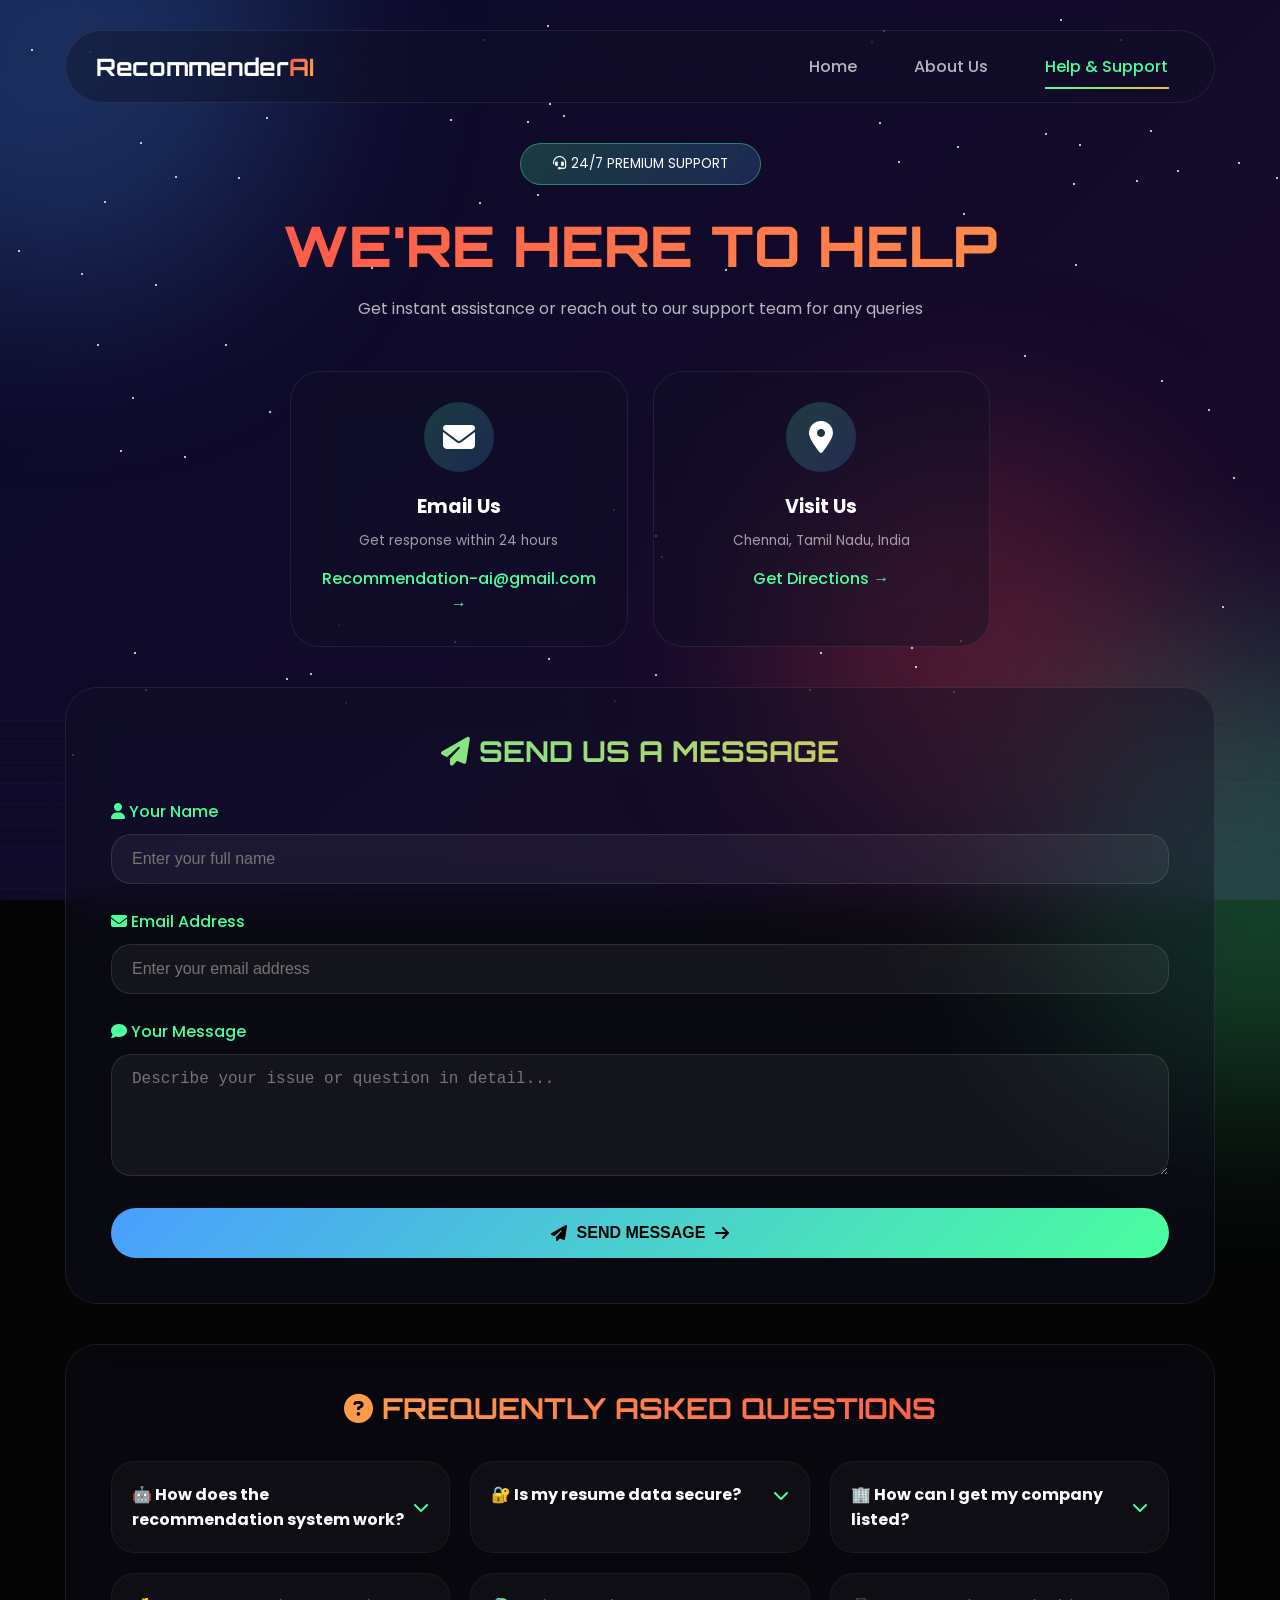
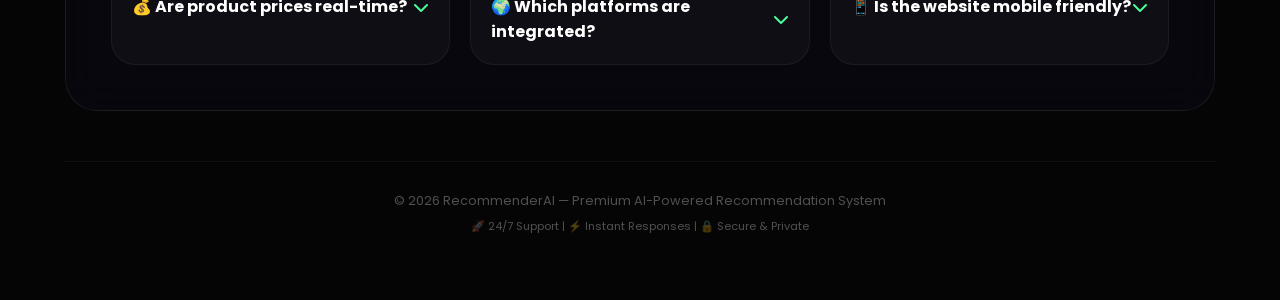
<file: website/support.html>
<!DOCTYPE html>
<html lang="en">
<head>
    <meta charset="UTF-8">
    <meta name="viewport" content="width=device-width, initial-scale=1.0">
    <title>Help & Support | RecommenderAI</title>
    <link href="https://fonts.googleapis.com/css2?family=Orbitron:wght@400;500;600;700;800;900&family=Poppins:wght@300;400;500;600;700;800&display=swap" rel="stylesheet">
    <link rel="stylesheet" href="https://cdnjs.cloudflare.com/ajax/libs/font-awesome/6.5.1/css/all.min.css">
    <style>
        * {
            margin: 0;
            padding: 0;
            box-sizing: border-box;
        }

        body {
            font-family: 'Poppins', sans-serif;
            background: #050505;
            color: #ffffff;
            overflow-x: hidden;
        }

        /* Animated Background */
        .support-bg {
            position: fixed;
            top: 0;
            left: 0;
            width: 100%;
            height: 100%;
            background: linear-gradient(135deg, #0a0a2a 0%, #1a0a2a 25%, #0a2a1a 50%, #2a0a2a 75%, #0a0a2a 100%);
            background-size: 400% 400%;
            animation: bgFlow 12s ease infinite;
            z-index: -5;
        }

        @keyframes bgFlow {
            0%, 100% { background-position: 0% 50%; }
            50% { background-position: 100% 50%; }
        }

        /* Wave Overlay */
        .wave-overlay {
            position: fixed;
            bottom: 0;
            left: 0;
            width: 100%;
            height: 200px;
            background: repeating-linear-gradient(transparent, transparent 20px, rgba(74,255,158,0.03) 20px, rgba(74,255,158,0.03) 21px);
            z-index: -3;
            animation: waveMove 8s linear infinite;
        }

        @keyframes waveMove {
            0% { transform: translateX(0); }
            100% { transform: translateX(-50px); }
        }

        /* Floating Orbs */
        .glow-orb {
            position: fixed;
            border-radius: 50%;
            filter: blur(100px);
            opacity: 0.25;
            z-index: -2;
            animation: orbFloat 20s infinite alternate;
        }

        .orb-a { width: 500px; height: 500px; background: #4a9eff; top: -200px; left: -200px; }
        .orb-b { width: 450px; height: 450px; background: #4aff9e; bottom: -200px; right: -200px; animation-delay: 5s; }
        .orb-c { width: 400px; height: 400px; background: #ff4a4a; top: 50%; left: 60%; animation-delay: 10s; }

        @keyframes orbFloat {
            0% { transform: translate(0, 0) scale(1); }
            100% { transform: translate(5%, 5%) scale(1.2); }
        }

        /* Animated Stars */
        .star-field {
            position: fixed;
            top: 0;
            left: 0;
            width: 100%;
            height: 100%;
            z-index: -1;
        }

        .star {
            position: absolute;
            width: 2px;
            height: 2px;
            background: white;
            border-radius: 50%;
            animation: starTwinkle 3s infinite alternate;
        }

        @keyframes starTwinkle {
            0%, 100% { opacity: 0.2; transform: scale(1); }
            50% { opacity: 0.8; transform: scale(1.5); }
        }

        .container {
            max-width: 1200px;
            margin: 0 auto;
            padding: 30px 25px 60px;
            position: relative;
            z-index: 2;
        }

        /* Premium Navbar */
        .navbar {
            display: flex;
            justify-content: space-between;
            align-items: center;
            background: rgba(15, 15, 35, 0.4);
            backdrop-filter: blur(20px);
            padding: 15px 30px;
            border-radius: 80px;
            margin-bottom: 40px;
            border: 1px solid rgba(255,255,255,0.08);
            animation: navbarGlow 3s infinite;
        }

        @keyframes navbarGlow {
            0%, 100% { box-shadow: 0 0 5px rgba(74,255,158,0.2); }
            50% { box-shadow: 0 0 20px rgba(74,255,158,0.4); }
        }

        .logo {
            font-size: 1.5rem;
            font-weight: 700;
            font-family: 'Orbitron', monospace;
        }

        .logo span {
            background: linear-gradient(135deg, #ff4a4a, #ffb44a, #4aff9e);
            background-size: 200% 200%;
            -webkit-background-clip: text;
            -webkit-text-fill-color: transparent;
            animation: logoShift 3s ease infinite;
        }

        @keyframes logoShift {
            0%, 100% { background-position: 0% 50%; }
            50% { background-position: 100% 50%; }
        }

        .nav-links {
            display: flex;
            gap: 25px;
        }

        .nav-link {
            color: rgba(255,255,255,0.7);
            text-decoration: none;
            font-weight: 500;
            transition: all 0.3s ease;
            padding: 8px 16px;
            border-radius: 40px;
            position: relative;
        }

        .nav-link::after {
            content: '';
            position: absolute;
            bottom: -2px;
            left: 50%;
            transform: translateX(-50%);
            width: 0;
            height: 2px;
            background: linear-gradient(90deg, #4aff9e, #ffb44a);
            transition: width 0.3s ease;
        }

        .nav-link:hover::after, .nav-link.active::after {
            width: 80%;
        }

        .nav-link:hover, .nav-link.active {
            color: #4aff9e;
        }

        /* Hero Section */
        .hero-section {
            text-align: center;
            margin-bottom: 50px;
            animation: fadeInDown 0.8s ease;
        }

        @keyframes fadeInDown {
            from { opacity: 0; transform: translateY(-40px); }
            to { opacity: 1; transform: translateY(0); }
        }

        .hero-badge {
            display: inline-block;
            background: linear-gradient(135deg, rgba(74,255,158,0.2), rgba(74,158,255,0.2));
            padding: 10px 32px;
            border-radius: 60px;
            font-size: 0.85rem;
            margin-bottom: 25px;
            border: 1px solid rgba(74,255,158,0.4);
            animation: badgePulse 2s infinite;
        }

        @keyframes badgePulse {
            0%, 100% { border-color: rgba(74,255,158,0.3); }
            50% { border-color: rgba(74,255,158,0.8); box-shadow: 0 0 20px rgba(74,255,158,0.3); }
        }

        .hero-title {
            font-size: 3.5rem;
            font-weight: 800;
            font-family: 'Orbitron', monospace;
            background: linear-gradient(135deg, #ff4a4a, #ffb44a, #4aff9e, #4a9eff);
            background-size: 400% 400%;
            -webkit-background-clip: text;
            -webkit-text-fill-color: transparent;
            animation: rainbowFlow 6s ease infinite;
            margin-bottom: 15px;
        }

        @keyframes rainbowFlow {
            0%, 100% { background-position: 0% 50%; }
            50% { background-position: 100% 50%; }
        }

        .hero-subtitle {
            font-size: 1rem;
            color: rgba(255,255,255,0.7);
        }

        /* Contact Cards - Now Only 2 Cards (Email and Location) */
        .contact-grid {
            display: grid;
            grid-template-columns: repeat(auto-fit, minmax(300px, 1fr));
            gap: 25px;
            margin-bottom: 40px;
            max-width: 700px;
            margin-left: auto;
            margin-right: auto;
        }

        .contact-card {
            background: rgba(15, 15, 35, 0.4);
            backdrop-filter: blur(20px);
            border-radius: 30px;
            padding: 30px;
            text-align: center;
            transition: all 0.4s ease;
            border: 1px solid rgba(255,255,255,0.08);
        }

        .contact-card:hover {
            transform: translateY(-10px);
            border-color: #4aff9e;
            box-shadow: 0 20px 40px rgba(0,0,0,0.3);
        }

        .contact-icon {
            width: 70px;
            height: 70px;
            background: linear-gradient(135deg, rgba(74,255,158,0.2), rgba(74,158,255,0.2));
            border-radius: 50%;
            display: flex;
            align-items: center;
            justify-content: center;
            margin: 0 auto 20px;
            font-size: 2rem;
            transition: all 0.3s ease;
        }

        .contact-card:hover .contact-icon {
            transform: scale(1.1);
            background: linear-gradient(135deg, #4aff9e, #4a9eff);
        }

        .contact-card h3 {
            font-size: 1.2rem;
            margin-bottom: 10px;
        }

        .contact-card p {
            color: rgba(255,255,255,0.6);
            font-size: 0.85rem;
        }

        .contact-link {
            display: inline-block;
            margin-top: 15px;
            color: #4aff9e;
            text-decoration: none;
            font-weight: 500;
            transition: all 0.3s ease;
        }

        .contact-link:hover {
            letter-spacing: 1px;
        }

        /* Form Section */
        .form-section {
            background: rgba(15, 15, 35, 0.4);
            backdrop-filter: blur(20px);
            border-radius: 32px;
            padding: 45px;
            margin-bottom: 40px;
            border: 1px solid rgba(255,255,255,0.08);
            transition: all 0.4s ease;
        }

        .form-section:hover {
            border-color: rgba(74,255,158,0.3);
        }

        .form-title {
            font-size: 1.8rem;
            font-weight: 700;
            font-family: 'Orbitron', monospace;
            text-align: center;
            margin-bottom: 30px;
            background: linear-gradient(135deg, #4aff9e, #ffb44a);
            -webkit-background-clip: text;
            -webkit-text-fill-color: transparent;
        }

        .form-group {
            margin-bottom: 25px;
        }

        .form-group label {
            display: block;
            margin-bottom: 10px;
            font-weight: 500;
            color: #4aff9e;
        }

        .form-group input, .form-group textarea {
            width: 100%;
            padding: 15px 20px;
            background: rgba(255,255,255,0.05);
            border: 1px solid rgba(255,255,255,0.1);
            border-radius: 20px;
            color: white;
            font-size: 1rem;
            transition: all 0.3s ease;
        }

        .form-group input:focus, .form-group textarea:focus {
            outline: none;
            border-color: #4aff9e;
            background: rgba(74,255,158,0.05);
            box-shadow: 0 0 15px rgba(74,255,158,0.2);
        }

        .submit-btn {
            background: linear-gradient(135deg, #4a9eff, #4aff9e);
            border: none;
            padding: 16px 40px;
            border-radius: 60px;
            font-size: 1rem;
            font-weight: 700;
            cursor: pointer;
            transition: all 0.3s ease;
            color: #000;
            width: 100%;
            display: flex;
            align-items: center;
            justify-content: center;
            gap: 10px;
        }

        .submit-btn:hover {
            transform: translateY(-3px);
            box-shadow: 0 10px 30px rgba(74,255,158,0.3);
            filter: brightness(1.05);
        }

        /* FAQ Section */
        .faq-section {
            background: rgba(15, 15, 35, 0.3);
            backdrop-filter: blur(20px);
            border-radius: 32px;
            padding: 45px;
            border: 1px solid rgba(255,255,255,0.08);
        }

        .faq-title {
            font-size: 1.8rem;
            font-weight: 700;
            font-family: 'Orbitron', monospace;
            text-align: center;
            margin-bottom: 35px;
            background: linear-gradient(135deg, #ffb44a, #ff4a4a);
            -webkit-background-clip: text;
            -webkit-text-fill-color: transparent;
        }

        .faq-grid {
            display: grid;
            grid-template-columns: repeat(auto-fit, minmax(300px, 1fr));
            gap: 20px;
        }

        .faq-item {
            background: rgba(255,255,255,0.03);
            border-radius: 24px;
            padding: 20px;
            transition: all 0.3s ease;
            cursor: pointer;
            border: 1px solid rgba(255,255,255,0.05);
        }

        .faq-item:hover {
            background: rgba(74,255,158,0.05);
            border-color: rgba(74,255,158,0.3);
        }

        .faq-question {
            font-weight: 700;
            display: flex;
            justify-content: space-between;
            align-items: center;
            font-size: 1rem;
        }

        .faq-question i {
            transition: transform 0.3s ease;
            color: #4aff9e;
        }

        .faq-item.active .faq-question i {
            transform: rotate(180deg);
        }

        .faq-answer {
            color: rgba(255,255,255,0.6);
            font-size: 0.85rem;
            margin-top: 15px;
            display: none;
            line-height: 1.6;
        }

        .faq-item.active .faq-answer {
            display: block;
            animation: fadeSlide 0.3s ease;
        }

        @keyframes fadeSlide {
            from { opacity: 0; transform: translateY(-10px); }
            to { opacity: 1; transform: translateY(0); }
        }

        .footer {
            text-align: center;
            margin-top: 50px;
            padding-top: 30px;
            border-top: 1px solid rgba(255,255,255,0.05);
            color: rgba(255,255,255,0.3);
            font-size: 0.8rem;
        }

        @media (max-width: 768px) {
            .container { padding: 20px 15px 40px; }
            .hero-title { font-size: 2rem; }
            .navbar { flex-direction: column; gap: 15px; border-radius: 30px; }
            .form-section, .faq-section { padding: 25px; }
            .form-title, .faq-title { font-size: 1.3rem; }
            .contact-grid { max-width: 100%; }
        }
    </style>
</head>
<body>
    <div class="support-bg"></div>
    <div class="wave-overlay"></div>
    <div class="glow-orb orb-a"></div>
    <div class="glow-orb orb-b"></div>
    <div class="glow-orb orb-c"></div>
    <div class="star-field" id="starField"></div>

    <div class="container">
        <nav class="navbar">
            <div class="logo">Recommender<span>AI</span></div>
            <div class="nav-links">
                <a href="index.html" class="nav-link">Home</a>
                <a href="about.html" class="nav-link">About Us</a>
                <a href="support.html" class="nav-link active">Help & Support</a>
            </div>
        </nav>

        <!-- Hero Section -->
        <div class="hero-section">
            <div class="hero-badge">
                <i class="fas fa-headset"></i> 24/7 PREMIUM SUPPORT
            </div>
            <div class="hero-title">WE'RE HERE TO HELP</div>
            <p class="hero-subtitle">Get instant assistance or reach out to our support team for any queries</p>
        </div>

        <!-- Contact Cards - Now Only Email and Location -->
        <div class="contact-grid">
            <div class="contact-card">
                <div class="contact-icon">
                    <i class="fas fa-envelope"></i>
                </div>
                <h3>Email Us</h3>
                <p>Get response within 24 hours</p>
                <a href="mailto:Recommendation-ai@gmail.com" class="contact-link">Recommendation-ai@gmail.com →</a>
            </div>
            <div class="contact-card">
                <div class="contact-icon">
                    <i class="fas fa-map-marker-alt"></i>
                </div>
                <h3>Visit Us</h3>
                <p>Chennai, Tamil Nadu, India</p>
                <span class="contact-link">Get Directions →</span>
            </div>
        </div>

        <!-- Contact Form -->
        <div class="form-section">
            <div class="form-title">
                <i class="fas fa-paper-plane"></i> SEND US A MESSAGE
            </div>
            <form id="supportForm">
                <div class="form-group">
                    <label><i class="fas fa-user"></i> Your Name</label>
                    <input type="text" id="userName" placeholder="Enter your full name" required>
                </div>
                <div class="form-group">
                    <label><i class="fas fa-envelope"></i> Email Address</label>
                    <input type="email" id="userEmail" placeholder="Enter your email address" required>
                </div>
                <div class="form-group">
                    <label><i class="fas fa-comment"></i> Your Message</label>
                    <textarea id="userMessage" rows="5" placeholder="Describe your issue or question in detail..."></textarea>
                </div>
                <button type="submit" class="submit-btn">
                    <i class="fas fa-paper-plane"></i> SEND MESSAGE
                    <i class="fas fa-arrow-right"></i>
                </button>
            </form>
        </div>

        <!-- FAQ Section -->
        <div class="faq-section">
            <div class="faq-title">
                <i class="fas fa-question-circle"></i> FREQUENTLY ASKED QUESTIONS
            </div>
            <div class="faq-grid">
                <div class="faq-item" onclick="this.classList.toggle('active')">
                    <div class="faq-question">
                        <span>🤖 How does the recommendation system work?</span>
                        <i class="fas fa-chevron-down"></i>
                    </div>
                    <div class="faq-answer">Our AI uses collaborative filtering and content-based algorithms to analyze user preferences and suggest relevant items across movies, products, restaurants, jobs, and courses.</div>
                </div>
                <div class="faq-item" onclick="this.classList.toggle('active')">
                    <div class="faq-question">
                        <span>🔐 Is my resume data secure?</span>
                        <i class="fas fa-chevron-down"></i>
                    </div>
                    <div class="faq-answer">Yes! We take your privacy seriously. All resume analysis happens locally in your browser. We don't store any personal data on our servers.</div>
                </div>
                <div class="faq-item" onclick="this.classList.toggle('active')">
                    <div class="faq-question">
                        <span>🏢 How can I get my company listed?</span>
                        <i class="fas fa-chevron-down"></i>
                    </div>
                    <div class="faq-answer">Please contact us via email with your company details. We'll review and add relevant companies to our database for job matching.</div>
                </div>
                <div class="faq-item" onclick="this.classList.toggle('active')">
                    <div class="faq-question">
                        <span>💰 Are product prices real-time?</span>
                        <i class="fas fa-chevron-down"></i>
                    </div>
                    <div class="faq-answer">Our AI shows estimated prices based on market trends. Click "Order Now" buttons to see real-time prices on Amazon, Flipkart, and Myntra.</div>
                </div>
                <div class="faq-item" onclick="this.classList.toggle('active')">
                    <div class="faq-question">
                        <span>🌍 Which platforms are integrated?</span>
                        <i class="fas fa-chevron-down"></i>
                    </div>
                    <div class="faq-answer">We integrate with Amazon, Flipkart, Myntra, Zomato, Swiggy, Coursera, Udemy, and 15+ other platforms across all domains.</div>
                </div>
                <div class="faq-item" onclick="this.classList.toggle('active')">
                    <div class="faq-question">
                        <span>📱 Is the website mobile friendly?</span>
                        <i class="fas fa-chevron-down"></i>
                    </div>
                    <div class="faq-answer">Yes! Our website is fully responsive and works perfectly on all devices - mobile, tablet, and desktop.</div>
                </div>
            </div>
        </div>

        <div class="footer">
            <p>© 2026 RecommenderAI — Premium AI-Powered Recommendation System</p>
            <p style="margin-top: 8px; font-size: 0.7rem;">🚀 24/7 Support | ⚡ Instant Responses | 🔒 Secure & Private</p>
        </div>
    </div>

    <script>
        // Create twinkling stars
        const starField = document.getElementById('starField');
        for(let i = 0; i < 100; i++) {
            const star = document.createElement('div');
            star.className = 'star';
            star.style.left = Math.random() * 100 + '%';
            star.style.top = Math.random() * 100 + '%';
            star.style.animationDelay = Math.random() * 3 + 's';
            star.style.animationDuration = 2 + Math.random() * 2 + 's';
            starField.appendChild(star);
        }

        // Form submission handler with new email
        document.getElementById('supportForm').addEventListener('submit', function(e) {
            e.preventDefault();
            
            const name = document.getElementById('userName').value;
            const email = document.getElementById('userEmail').value;
            const message = document.getElementById('userMessage').value;
            
            if(name && email && message) {
                const subject = `Support Request from ${name}`;
                const body = `Name: ${name}%0A%0AEmail: ${email}%0A%0AMessage:%0A${message}`;
                
                window.location.href = `mailto:Recommendation-ai@gmail.com?subject=${encodeURIComponent(subject)}&body=${body}`;
                
                showNotification('📧 Opening your email client to send message!');
                
                document.getElementById('supportForm').reset();
            } else {
                showNotification('⚠️ Please fill all fields before submitting!');
            }
        });
        
        function showNotification(msg) {
            const notif = document.createElement('div');
            notif.style.cssText = `position:fixed; bottom:100px; right:30px; background:linear-gradient(135deg,#4aff9e,#ffb44a); color:#000; padding:14px 28px; border-radius:50px; font-weight:600; z-index:1000; animation:slideInOut 2s ease; box-shadow:0 5px 20px rgba(0,0,0,0.3);`;
            notif.innerHTML = `<i class="fas ${msg.includes('Opening') ? 'fa-envelope' : 'fa-exclamation-triangle'}"></i> ${msg}`;
            document.body.appendChild(notif);
            setTimeout(() => notif.remove(), 2000);
        }
        
        const style = document.createElement('style');
        style.textContent = `@keyframes slideInOut{0%{opacity:0;transform:translateX(50px);}20%{opacity:1;transform:translateX(0);}80%{opacity:1;transform:translateX(0);}100%{opacity:0;transform:translateX(50px);}}`;
        document.head.appendChild(style);
    </script>
</body>
</html>
</file>
